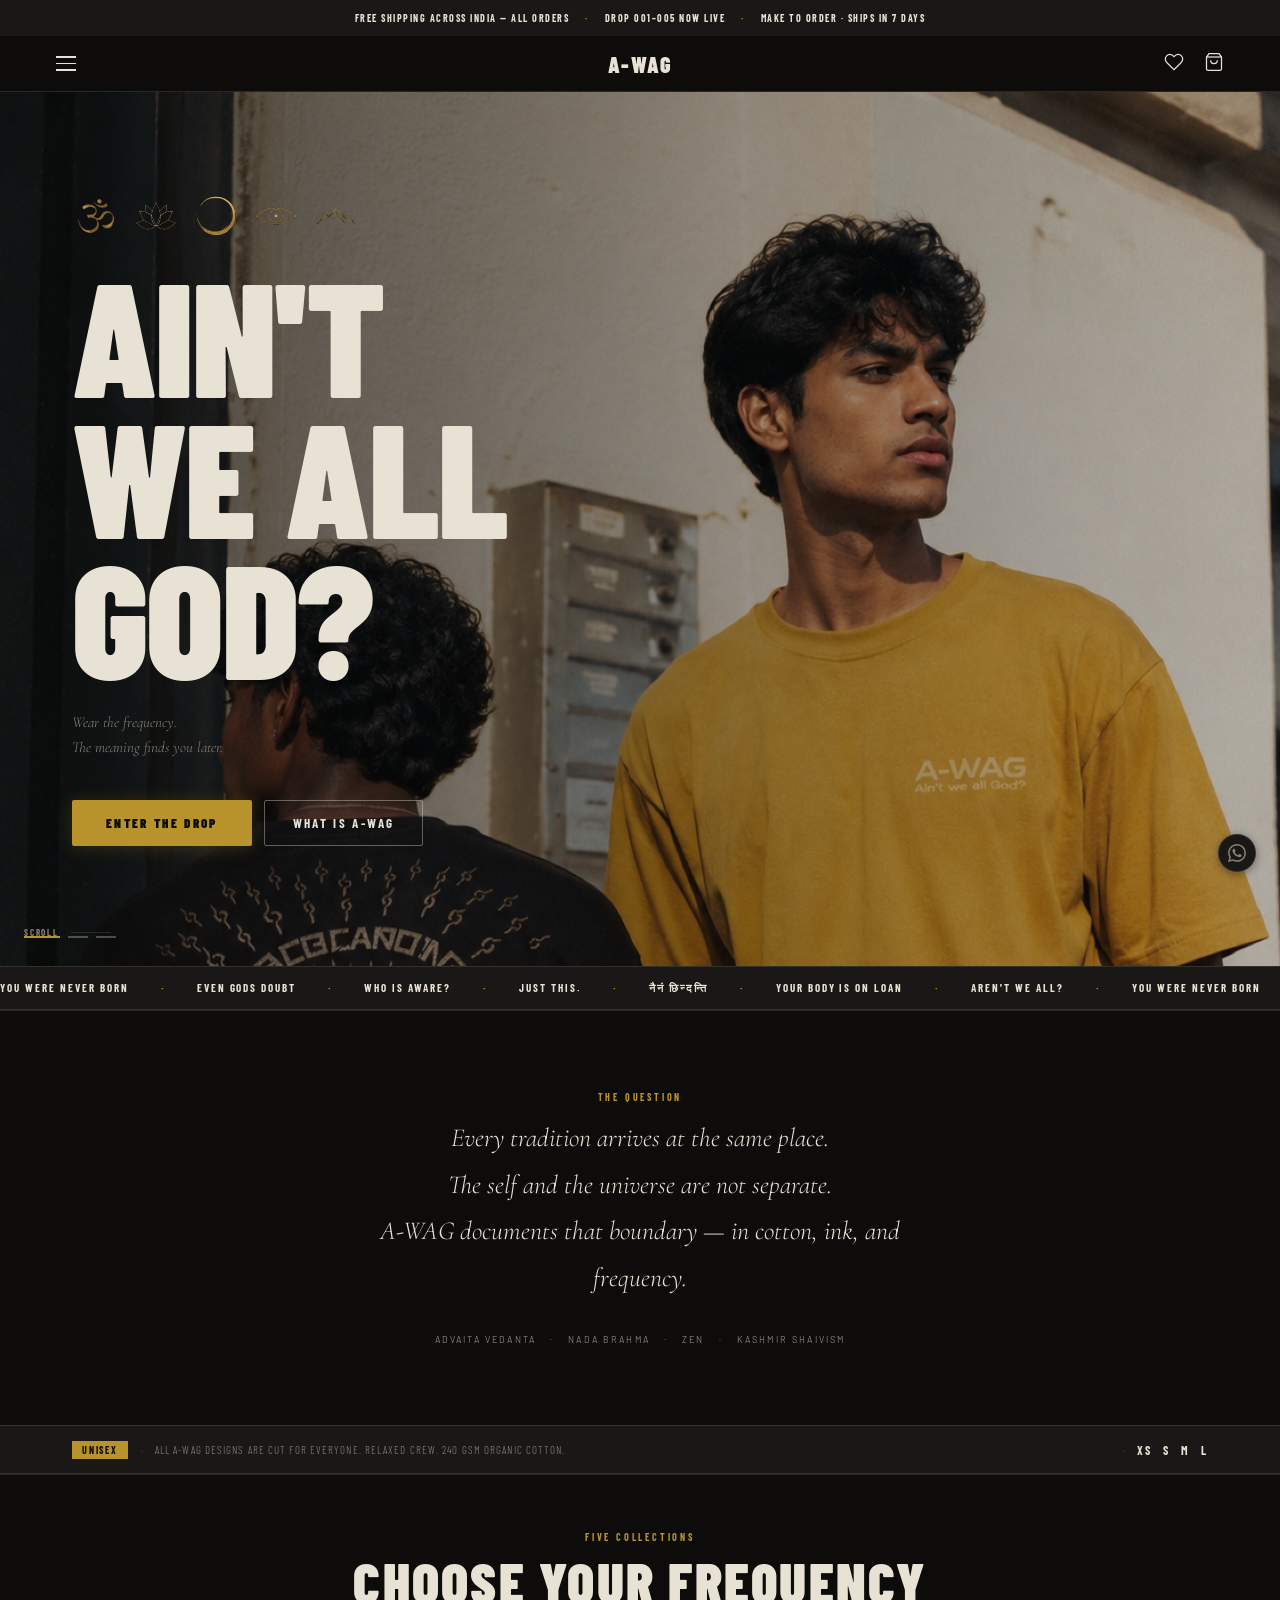
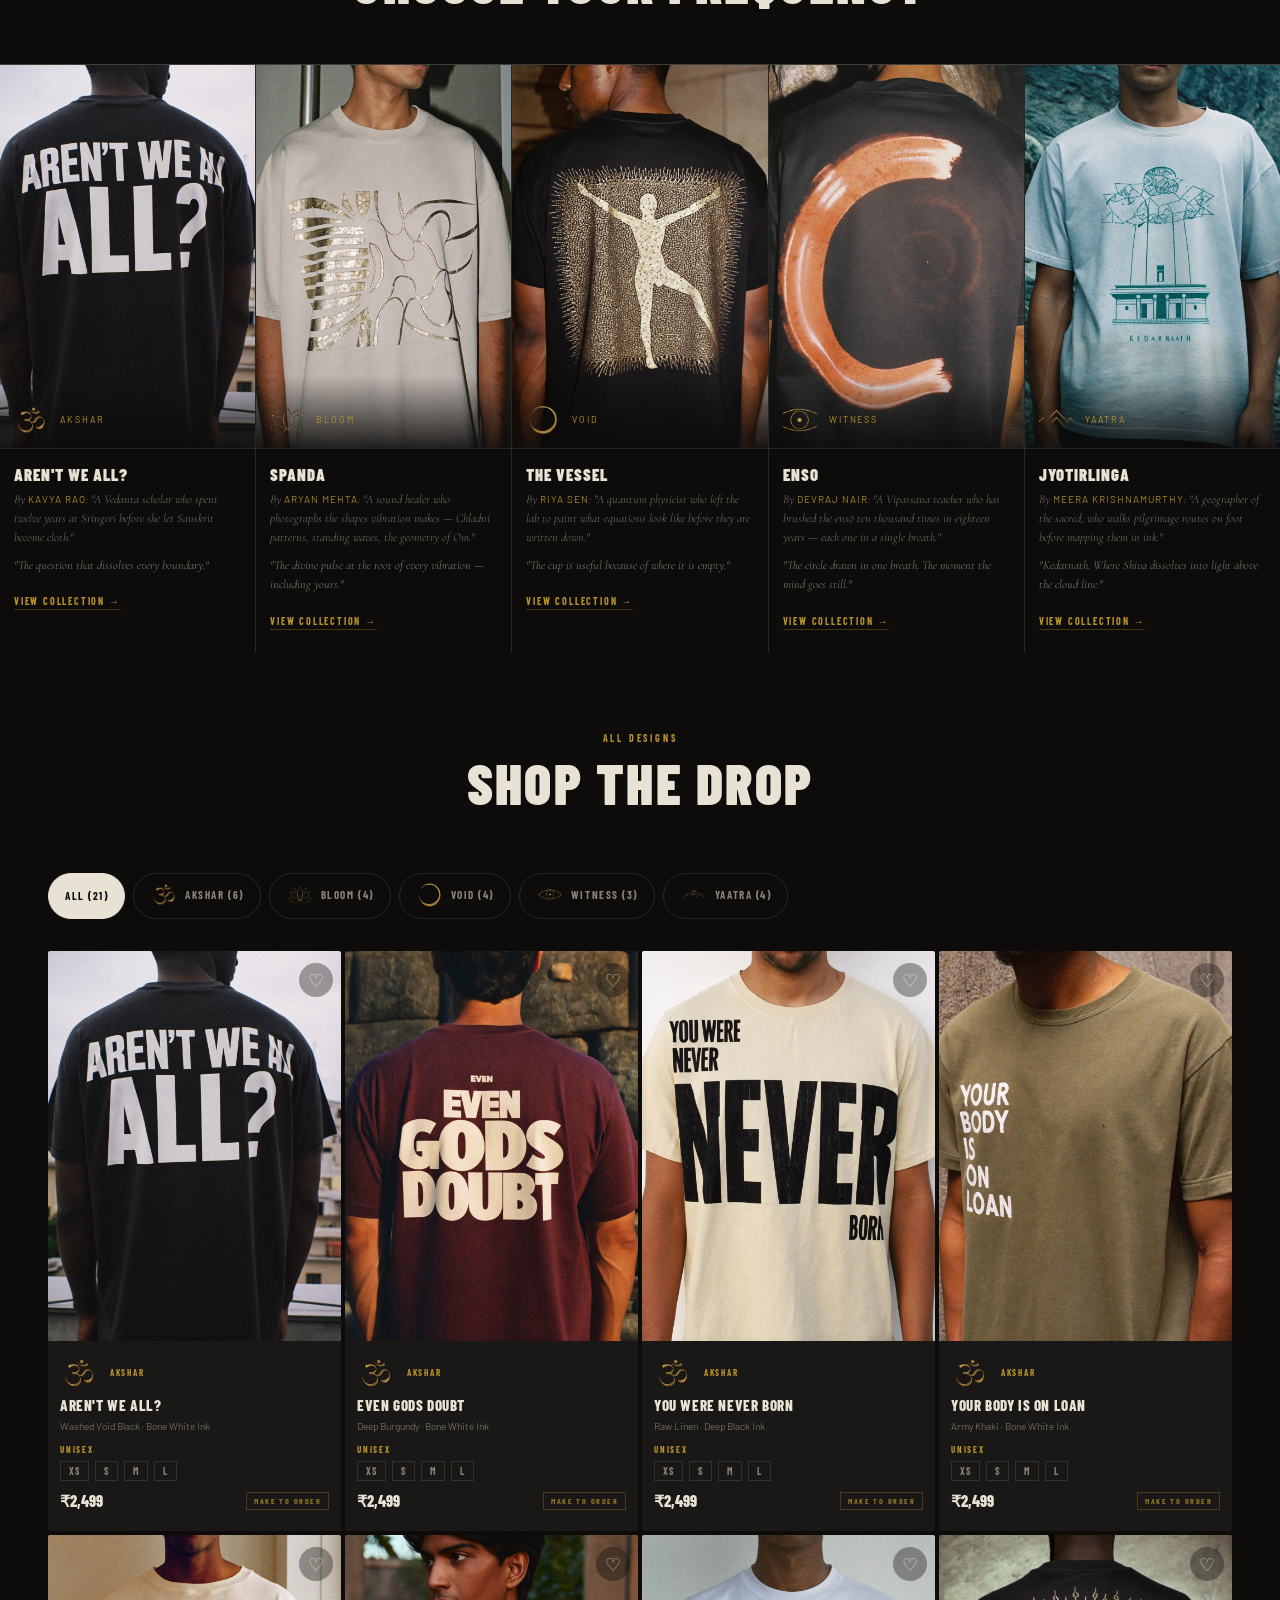
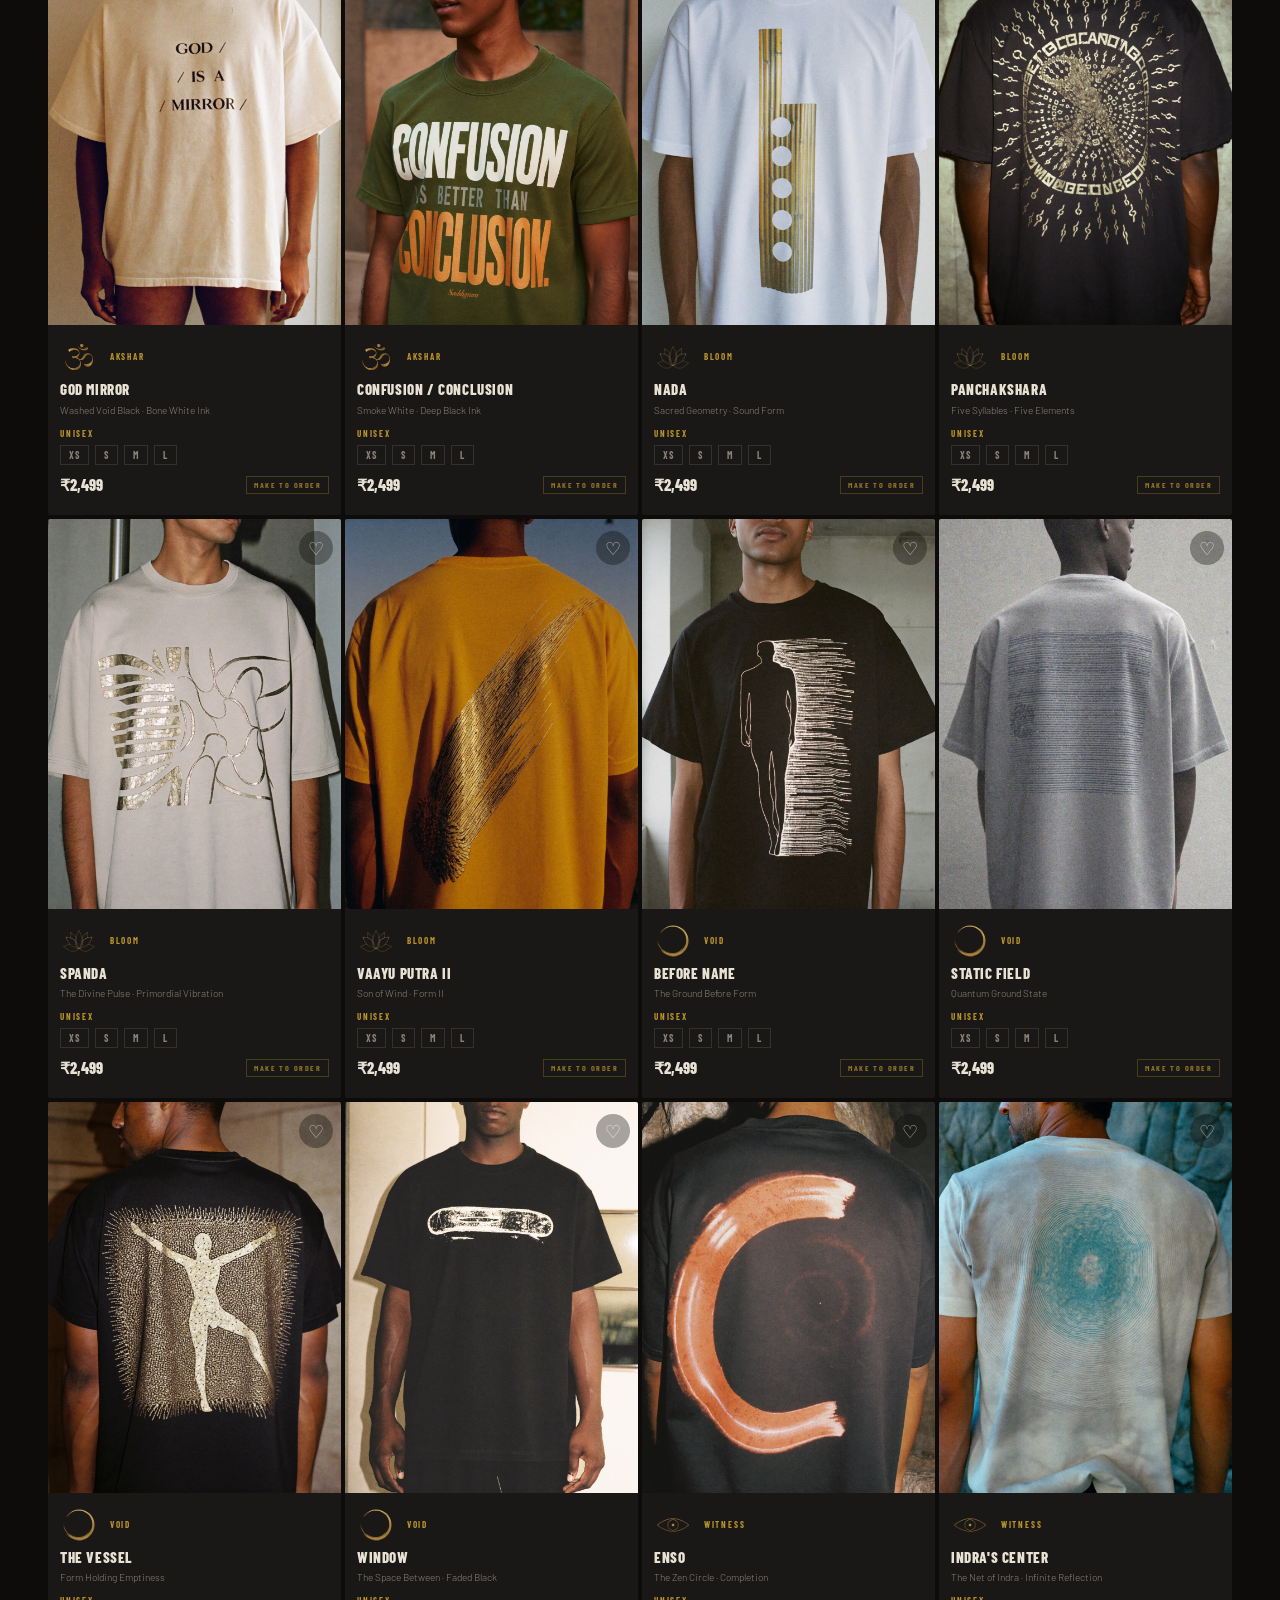
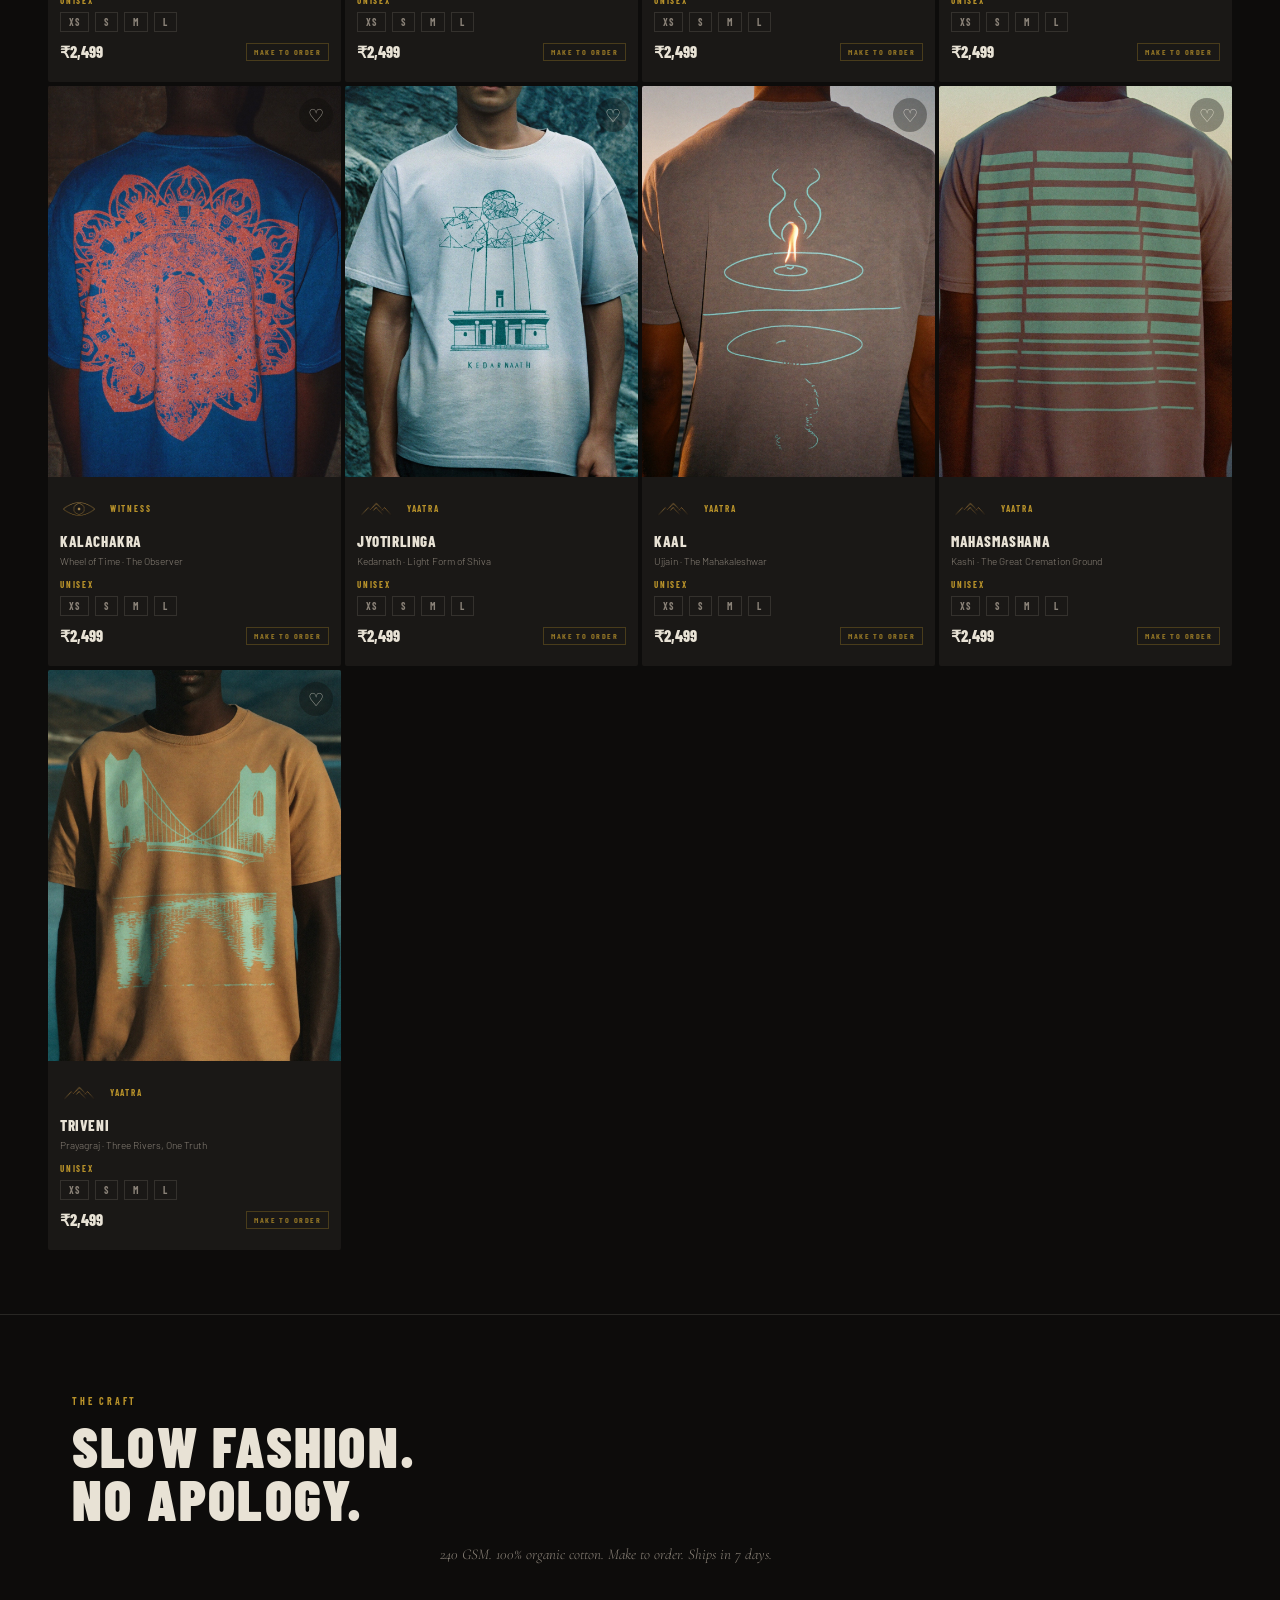
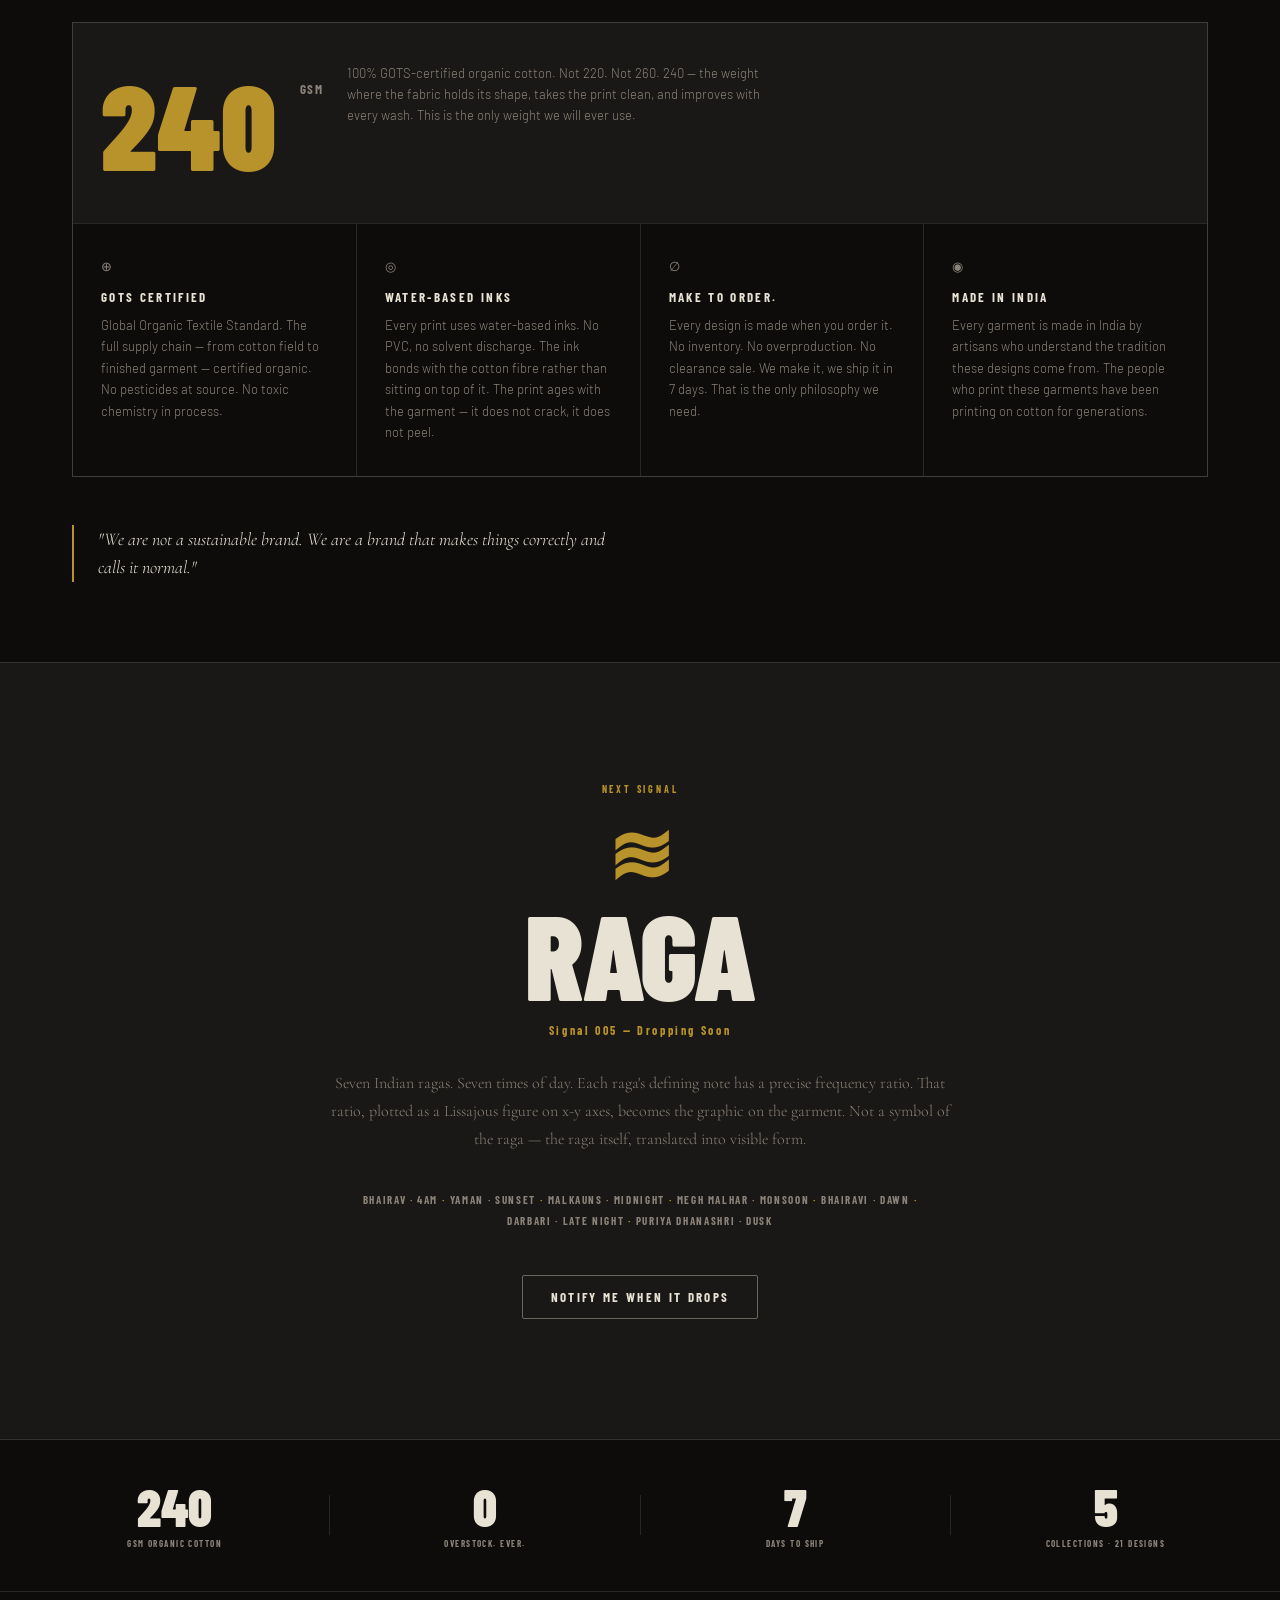
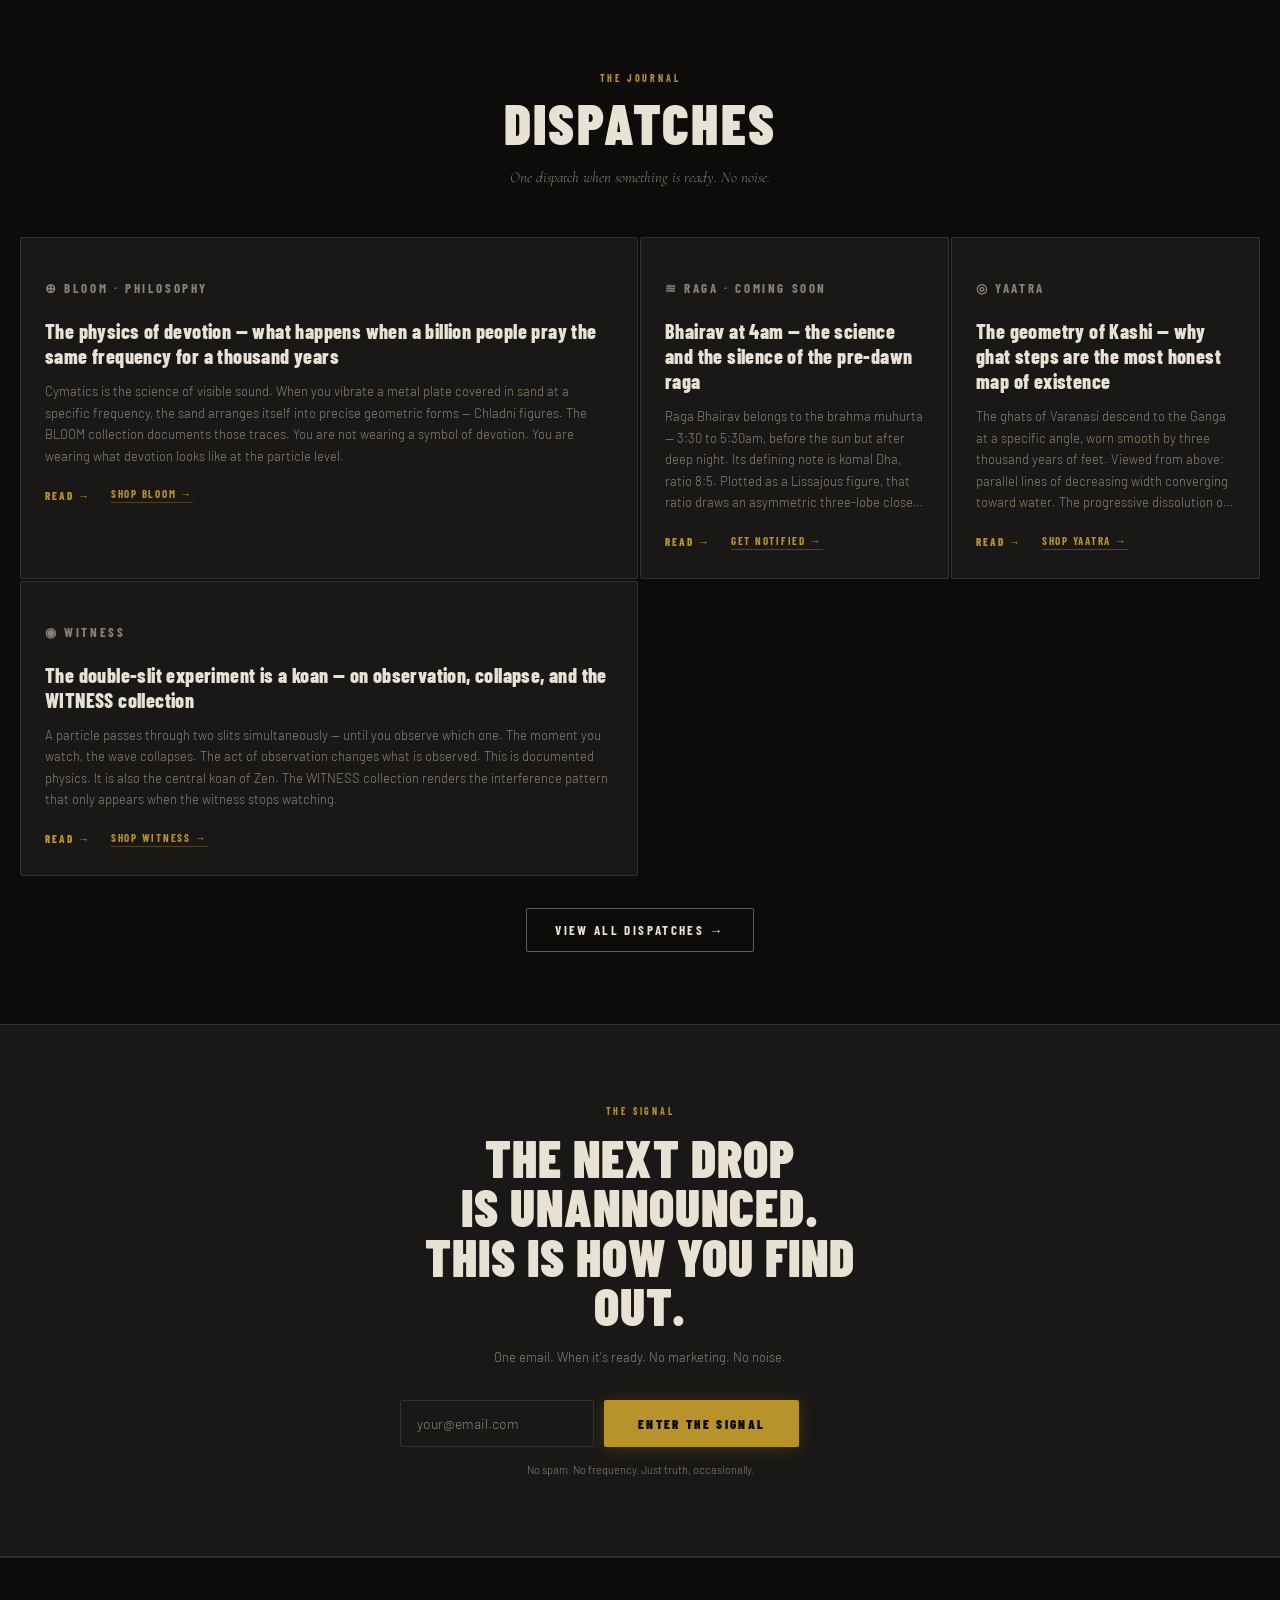
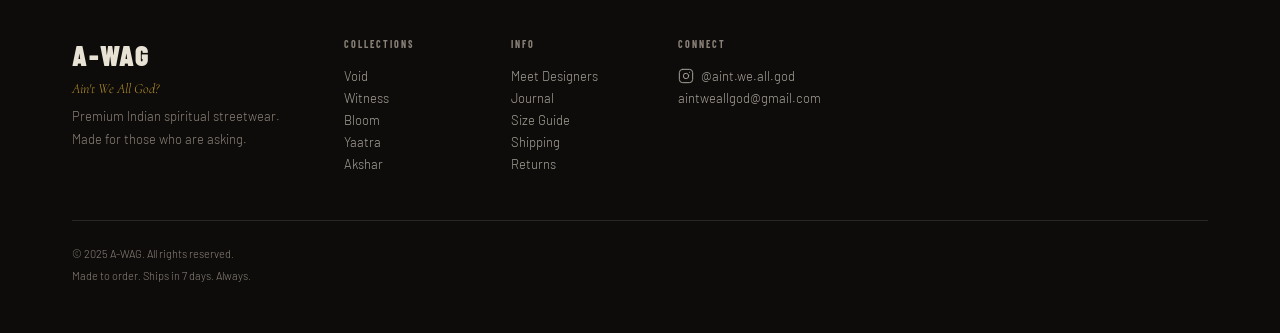
<file: index.html>
<!DOCTYPE html>
<html lang="en">
<head>
  <meta charset="UTF-8">
  <meta name="viewport" content="width=device-width, initial-scale=1.0">
  <title>A-WAG — Ain't We All God?</title>
  <link rel="preconnect" href="https://fonts.googleapis.com">
  <link rel="preconnect" href="https://fonts.gstatic.com" crossorigin>
  <link href="https://fonts.googleapis.com/css2?family=Barlow+Condensed:wght@600;700;800;900&family=Barlow:wght@300;400&family=Cormorant+Garamond:ital,wght@0,400;1,300;1,400&display=swap" rel="stylesheet">
  <link rel="stylesheet" href="style.css">

  <!-- Google Analytics 4 — G-91LSYTJ5CD -->
  <script async src="https://www.googletagmanager.com/gtag/js?id=G-91LSYTJ5CD"></script>
  <script>
    window.dataLayer = window.dataLayer || [];
    function gtag(){dataLayer.push(arguments);}
    gtag('js', new Date());
    gtag('config', 'G-91LSYTJ5CD', {
      page_title: document.title,
      send_page_view: true
    });
  </script>

  <!-- Meta Pixel Code -->
  <script>
  !function(f,b,e,v,n,t,s)
  {if(f.fbq)return;n=f.fbq=function(){n.callMethod?
  n.callMethod.apply(n,arguments):n.queue.push(arguments)};
  if(!f._fbq)f._fbq=n;n.push=n;n.loaded=!0;n.version='2.0';
  n.queue=[];t=b.createElement(e);t.async=!0;
  t.src=v;s=b.getElementsByTagName(e)[0];
  s.parentNode.insertBefore(t,s)}(window, document,'script',
  'https://connect.facebook.net/en_US/fbevents.js');
  fbq('init', '828940853275665');
  fbq('track', 'PageView');
  </script>
  <noscript><img height="1" width="1" style="display:none"
  src="https://www.facebook.com/tr?id=828940853275665&ev=PageView&noscript=1"
  /></noscript>
  <!-- End Meta Pixel Code -->
  <!-- Microsoft Clarity — paste clarity snippet here when ready -->

</head>
<body>

  <!-- ANNOUNCEMENT BAR -->
  <div class="announcement-bar">
    <span>FREE SHIPPING ACROSS INDIA — ALL ORDERS</span>
    <span class="sep">·</span>
    <span>DROP 001–005 NOW LIVE</span>
    <span class="sep">·</span>
    <span>MAKE TO ORDER · SHIPS IN 7 DAYS</span>
  </div>

  <!-- NAVIGATION -->
  <nav class="nav" id="nav">
    <button class="nav-hamburger" id="hamburgerBtn" aria-label="Menu">
      <span></span><span></span><span></span>
    </button>
    <a href="#" class="nav-logo">A-WAG</a>
    <div class="nav-icons">
      <button class="nav-icon-btn" id="wishlistNavBtn" aria-label="Wishlist">
        <svg width="20" height="20" viewBox="0 0 24 24" fill="none" stroke="currentColor" stroke-width="1.5">
          <path d="M20.84 4.61a5.5 5.5 0 0 0-7.78 0L12 5.67l-1.06-1.06a5.5 5.5 0 0 0-7.78 7.78l1.06 1.06L12 21.23l7.78-7.78 1.06-1.06a5.5 5.5 0 0 0 0-7.78z"/>
        </svg>
        <span class="nav-badge" id="wishlistCount" style="display:none">0</span>
      </button>
      <button class="nav-icon-btn" id="cartNavBtn" aria-label="Cart">
        <svg width="20" height="20" viewBox="0 0 24 24" fill="none" stroke="currentColor" stroke-width="1.5">
          <path d="M6 2L3 6v14a2 2 0 0 0 2 2h14a2 2 0 0 0 2-2V6l-3-4z"/>
          <line x1="3" y1="6" x2="21" y2="6"/>
          <path d="M16 10a4 4 0 0 1-8 0"/>
        </svg>
        <span class="nav-badge" id="cartCount" style="display:none">0</span>
      </button>
    </div>
  </nav>

  <!-- MOBILE MENU -->
  <div class="mobile-menu" id="mobileMenu">
    <button class="mobile-menu-close" id="menuClose" aria-label="Close">✕</button>
    <nav class="mobile-nav-links">
      <a href="#collections">Collections</a>
      <a href="#shop">Shop</a>
      <a href="designers.html">Meet Designers</a>
      <a href="journal.html">Journal</a>
      <a href="contact.html">Contact</a>
    </nav>
    <div class="mobile-menu-footer">
      <p class="mobile-tagline">Ain't We All God?</p>
    </div>
  </div>
  <div class="menu-overlay" id="menuOverlay"></div>

  <!-- CART DRAWER -->
  <div class="cart-drawer" id="cartDrawer">
    <div class="cart-drawer-header">
      <h3>CART</h3>
      <button class="cart-close" id="cartClose">✕</button>
    </div>
    <div class="cart-items" id="cartItems">
      <div class="cart-empty">
        <p>Your cart is empty.</p>
        <p class="cart-empty-sub">The gods travel light.</p>
      </div>
    </div>
    <div class="cart-footer" id="cartFooter" style="display:none">
      <div class="cart-total">
        <span>Total</span>
        <span id="cartTotal">₹0</span>
      </div>
      <button class="btn-primary btn-block" id="checkoutBtn" onclick="initiateCheckout()">PROCEED TO PAYMENT</button>
    </div>
  </div>
  <div class="drawer-overlay" id="drawerOverlay"></div>

  <!-- HERO -->
  <section class="hero">

    <!-- Image slider (replaces canvas animation) -->
    <div class="hero-slider" id="heroSlider" aria-hidden="true">
      <a href="#shop" class="hero-slide active" data-collection="all"
         style="background-image:url('Header%20Images/header-1.jpg')" aria-label="Shop all designs"></a>
      <a href="#shop" class="hero-slide" data-collection="Bloom"
         style="background-image:url('Header%20Images/header-2.jpg')" aria-label="Shop Bloom collection"></a>
      <a href="#shop" class="hero-slide" data-collection="Akshar"
         style="background-image:url('Header%20Images/header-3.jpg')" aria-label="Shop Akshar collection"></a>
    </div>

    <!-- Overlay gradient so text stays readable -->
    <div class="hero-slider-overlay"></div>

    <div class="hero-content">
      <p class="hero-signal">
        <img class="col-icon" src="icons/icon-akshar.png" alt="Akshar">
        <img class="col-icon" src="icons/icon-bloom.png" alt="Bloom">
        <img class="col-icon" src="icons/icon-void.png" alt="Void">
        <img class="col-icon" src="icons/icon-witness.png" alt="Witness">
        <img class="col-icon" src="icons/icon-yaatra.png" alt="Yaatra">
      </p>
      <h1 class="hero-headline">AIN'T<br>WE ALL<br>GOD?</h1>
      <p class="hero-sub">Wear the frequency.<br>The meaning finds you later.</p>
      <div class="hero-ctas">
        <a href="#shop" class="btn-primary">ENTER THE DROP</a>
        <a href="#origin" class="btn-ghost">WHAT IS A-WAG</a>
      </div>
    </div>

    <!-- Slide dots -->
    <div class="hero-dots" id="heroDots">
      <button class="hero-dot active" data-slide="0" aria-label="Slide 1"></button>
      <button class="hero-dot" data-slide="1" aria-label="Slide 2"></button>
      <button class="hero-dot" data-slide="2" aria-label="Slide 3"></button>
    </div>

    <div class="hero-scroll-hint">
      <span>SCROLL</span>
      <div class="hero-scroll-line"></div>
    </div>
  </section>

  <!-- PHILOSOPHY STRIP -->
  <div class="philosophy-strip">
    <div class="philosophy-track">
      <span>YOU WERE NEVER BORN</span>
      <span class="dot">·</span>
      <span>EVEN GODS DOUBT</span>
      <span class="dot">·</span>
      <span>WHO IS AWARE?</span>
      <span class="dot">·</span>
      <span>JUST THIS.</span>
      <span class="dot">·</span>
      <span>नैनं छिन्दन्ति</span>
      <span class="dot">·</span>
      <span>YOUR BODY IS ON LOAN</span>
      <span class="dot">·</span>
      <span>AREN'T WE ALL?</span>
      <span class="dot">·</span>
      <span>YOU WERE NEVER BORN</span>
      <span class="dot">·</span>
      <span>EVEN GODS DOUBT</span>
      <span class="dot">·</span>
      <span>WHO IS AWARE?</span>
      <span class="dot">·</span>
      <span>JUST THIS.</span>
      <span class="dot">·</span>
      <span>नैनं छिन्दन्ति</span>
      <span class="dot">·</span>
      <span>YOUR BODY IS ON LOAN</span>
      <span class="dot">·</span>
      <span>AREN'T WE ALL?</span>
      <span class="dot">·</span>
    </div>
  </div>

  <!-- BRAND ORIGIN -->
  <section class="brand-origin-section" id="origin">
    <div class="brand-origin-inner">
      <p class="section-label">THE QUESTION</p>
      <p class="brand-origin-statement">
        Every tradition arrives at the same place.<br>
        The self and the universe are not separate.<br>
        A-WAG documents that boundary — in cotton, ink, and frequency.
      </p>
      <div class="brand-origin-sources">
        <span>ADVAITA VEDANTA</span>
        <span class="origin-dot">·</span>
        <span>NADA BRAHMA</span>
        <span class="origin-dot">·</span>
        <span>ZEN</span>
        <span class="origin-dot">·</span>
        <span>KASHMIR SHAIVISM</span>
      </div>
    </div>
  </section>

  <!-- UNISEX BAND -->
  <div class="unisex-band">
    <div class="unisex-band-inner">
      <span class="unisex-band-pill">UNISEX</span>
      <span class="unisex-band-divider">·</span>
      <span class="unisex-band-text">All A-WAG designs are cut for everyone. Relaxed crew. 240 GSM organic cotton.</span>
      <span class="unisex-band-divider">·</span>
      <span class="unisex-band-sizes">XS &nbsp; S &nbsp; M &nbsp; L</span>
    </div>
  </div>

  <!-- COLLECTION SPOTLIGHT -->
  <section class="spotlight-section" id="collections">
    <div class="spotlight-header">
      <p class="section-label">FIVE COLLECTIONS</p>
      <h2 class="section-title">CHOOSE YOUR FREQUENCY</h2>
    </div>
    <div class="spotlight-grid">

      <a href="product.html?id=akshar-arent-we-all" class="spotlight-card">
        <div class="spotlight-img-wrap">
          <img src="Collections/Akshar/Arent%20we%20all.jpg" alt="Aren't We All?" loading="lazy">
          <div class="spotlight-collection-tag">∴ AKSHAR</div>
        </div>
        <div class="spotlight-body">
          <h3 class="spotlight-name">AREN'T WE ALL?</h3>
          <p class="spotlight-artist-line">By <span class="spotlight-artist-name">Kavya Rao</span>: <em>"A Vedanta scholar who spent twelve years at Sringeri before she let Sanskrit become cloth."</em></p>
          <p class="spotlight-line">"The question that dissolves every boundary."</p>
          <span class="spotlight-cta">VIEW COLLECTION →</span>
        </div>
      </a>

      <a href="product.html?id=bloom-spanda" class="spotlight-card">
        <div class="spotlight-img-wrap">
          <img src="Collections/Bloom/Spanda.jpg" alt="Spanda" loading="lazy">
          <div class="spotlight-collection-tag">⊕ BLOOM</div>
        </div>
        <div class="spotlight-body">
          <h3 class="spotlight-name">SPANDA</h3>
          <p class="spotlight-artist-line">By <span class="spotlight-artist-name">Aryan Mehta</span>: <em>"A sound healer who photographs the shapes vibration makes — Chladni patterns, standing waves, the geometry of Om."</em></p>
          <p class="spotlight-line">"The divine pulse at the root of every vibration — including yours."</p>
          <span class="spotlight-cta">VIEW COLLECTION →</span>
        </div>
      </a>

      <a href="product.html?id=void-the-vessel" class="spotlight-card">
        <div class="spotlight-img-wrap">
          <img src="Collections/Void/The%20Vessel.jpg" alt="The Vessel" loading="lazy">
          <div class="spotlight-collection-tag">○ VOID</div>
        </div>
        <div class="spotlight-body">
          <h3 class="spotlight-name">THE VESSEL</h3>
          <p class="spotlight-artist-line">By <span class="spotlight-artist-name">Riya Sen</span>: <em>"A quantum physicist who left the lab to paint what equations look like before they are written down."</em></p>
          <p class="spotlight-line">"The cup is useful because of where it is empty."</p>
          <span class="spotlight-cta">VIEW COLLECTION →</span>
        </div>
      </a>

      <a href="product.html?id=witness-enso" class="spotlight-card">
        <div class="spotlight-img-wrap">
          <img src="Collections/Witness/Enso.jpg" alt="Enso" loading="lazy">
          <div class="spotlight-collection-tag">◉ WITNESS</div>
        </div>
        <div class="spotlight-body">
          <h3 class="spotlight-name">ENSO</h3>
          <p class="spotlight-artist-line">By <span class="spotlight-artist-name">Devraj Nair</span>: <em>"A Vipassana teacher who has brushed the ensō ten thousand times in eighteen years — each one in a single breath."</em></p>
          <p class="spotlight-line">"The circle drawn in one breath. The moment the mind goes still."</p>
          <span class="spotlight-cta">VIEW COLLECTION →</span>
        </div>
      </a>

      <a href="product.html?id=yaatra-jyotirlinga" class="spotlight-card">
        <div class="spotlight-img-wrap">
          <img src="Collections/Yaatra/Jyotirlinga.jpg" alt="Jyotirlinga" loading="lazy">
          <div class="spotlight-collection-tag">◎ YAATRA</div>
        </div>
        <div class="spotlight-body">
          <h3 class="spotlight-name">JYOTIRLINGA</h3>
          <p class="spotlight-artist-line">By <span class="spotlight-artist-name">Meera Krishnamurthy</span>: <em>"A geographer of the sacred, who walks pilgrimage routes on foot before mapping them in ink."</em></p>
          <p class="spotlight-line">"Kedarnath. Where Shiva dissolves into light above the cloud line."</p>
          <span class="spotlight-cta">VIEW COLLECTION →</span>
        </div>
      </a>

    </div>
  </section>


  <!-- SHOP / PRODUCT GRID -->
  <section class="shop-section" id="shop">
    <div class="section-header">
      <p class="section-label">ALL DESIGNS</p>
      <h2 class="section-title">SHOP THE DROP</h2>
    </div>

    <!-- FILTER PILLS -->
    <div class="filter-bar">
      <button class="filter-pill active" data-filter="all">ALL (21)</button>
      <button class="filter-pill" data-filter="Akshar">AKSHAR (6)</button>
      <button class="filter-pill" data-filter="Bloom">BLOOM (4)</button>
      <button class="filter-pill" data-filter="Void">VOID (4)</button>
      <button class="filter-pill" data-filter="Witness">WITNESS (3)</button>
      <button class="filter-pill" data-filter="Yaatra">YAATRA (4)</button>
    </div>

    <!-- PRODUCT GRID -->
    <div class="product-grid" id="productGrid">

      <!-- AKSHAR -->
      <div class="product-card" data-collection="Akshar">
        <div class="product-img-wrap">
          <img src="Collections/Akshar/Arent%20we%20all.jpg" alt="Aren't We All?" loading="lazy">
          <button class="wishlist-heart" data-id="akshar-arent-we-all" aria-label="Wishlist">♡</button>
          <div class="product-overlay">
            <button class="btn-primary btn-sm" onclick="addToCart('akshar-arent-we-all', 'AREN\'T WE ALL?', 'Collections/Akshar/Arent%20we%20all.jpg')">BUY NOW</button>
            <button class="btn-outline btn-sm" onclick="addToCart('akshar-arent-we-all', 'AREN\'T WE ALL?', 'Collections/Akshar/Arent%20we%20all.jpg')">ADD TO CART</button>
          </div>
        </div>
        <div class="product-info">
          <p class="product-collection">∴ AKSHAR</p>
          <h3 class="product-name">AREN'T WE ALL?</h3>
          <p class="product-ground">Washed Void Black · Bone White Ink</p>
          <div class="product-price-row">
            <span class="product-price">₹2,499</span>
            <span class="product-limited">MAKE TO ORDER</span>
          </div>
        </div>
      </div>

      <div class="product-card" data-collection="Akshar">
        <div class="product-img-wrap">
          <img src="Collections/Akshar/Gods%20Doubt.jpg" alt="Even Gods Doubt" loading="lazy">
          <button class="wishlist-heart" data-id="akshar-gods-doubt" aria-label="Wishlist">♡</button>
          <div class="product-overlay">
            <button class="btn-primary btn-sm" onclick="addToCart('akshar-gods-doubt', 'EVEN GODS DOUBT', 'Collections/Akshar/Gods%20Doubt.jpg')">BUY NOW</button>
            <button class="btn-outline btn-sm" onclick="addToCart('akshar-gods-doubt', 'EVEN GODS DOUBT', 'Collections/Akshar/Gods%20Doubt.jpg')">ADD TO CART</button>
          </div>
        </div>
        <div class="product-info">
          <p class="product-collection">∴ AKSHAR</p>
          <h3 class="product-name">EVEN GODS DOUBT</h3>
          <p class="product-ground">Deep Burgundy · Bone White Ink</p>
          <div class="product-price-row">
            <span class="product-price">₹2,499</span>
            <span class="product-limited">MAKE TO ORDER</span>
          </div>
        </div>
      </div>

      <div class="product-card" data-collection="Akshar">
        <div class="product-img-wrap">
          <img src="Collections/Akshar/Never%20Born.jpg" alt="You Were Never Born" loading="lazy">
          <button class="wishlist-heart" data-id="akshar-never-born" aria-label="Wishlist">♡</button>
          <div class="product-overlay">
            <button class="btn-primary btn-sm" onclick="addToCart('akshar-never-born', 'YOU WERE NEVER BORN', 'Collections/Akshar/Never%20Born.jpg')">BUY NOW</button>
            <button class="btn-outline btn-sm" onclick="addToCart('akshar-never-born', 'YOU WERE NEVER BORN', 'Collections/Akshar/Never%20Born.jpg')">ADD TO CART</button>
          </div>
        </div>
        <div class="product-info">
          <p class="product-collection">∴ AKSHAR</p>
          <h3 class="product-name">YOU WERE NEVER BORN</h3>
          <p class="product-ground">Raw Linen · Deep Black Ink</p>
          <div class="product-price-row">
            <span class="product-price">₹2,499</span>
            <span class="product-limited">MAKE TO ORDER</span>
          </div>
        </div>
      </div>

      <div class="product-card" data-collection="Akshar">
        <div class="product-img-wrap">
          <img src="Collections/Akshar/On%20Loan.jpg" alt="Your Body Is On Loan" loading="lazy">
          <button class="wishlist-heart" data-id="akshar-on-loan" aria-label="Wishlist">♡</button>
          <div class="product-overlay">
            <button class="btn-primary btn-sm" onclick="addToCart('akshar-on-loan', 'YOUR BODY IS ON LOAN', 'Collections/Akshar/On%20Loan.jpg')">BUY NOW</button>
            <button class="btn-outline btn-sm" onclick="addToCart('akshar-on-loan', 'YOUR BODY IS ON LOAN', 'Collections/Akshar/On%20Loan.jpg')">ADD TO CART</button>
          </div>
        </div>
        <div class="product-info">
          <p class="product-collection">∴ AKSHAR</p>
          <h3 class="product-name">YOUR BODY IS ON LOAN</h3>
          <p class="product-ground">Army Khaki · Bone White Ink</p>
          <div class="product-price-row">
            <span class="product-price">₹2,499</span>
            <span class="product-limited">MAKE TO ORDER</span>
          </div>
        </div>
      </div>

      <div class="product-card" data-collection="Akshar">
        <div class="product-img-wrap">
          <img src="Collections/Akshar/God%20Mirror.jpg" alt="God Mirror" loading="lazy">
          <button class="wishlist-heart" data-id="akshar-god-mirror" aria-label="Wishlist">♡</button>
          <div class="product-overlay">
            <button class="btn-primary btn-sm" onclick="addToCart('akshar-god-mirror', 'GOD MIRROR', 'Collections/Akshar/God%20Mirror.jpg')">BUY NOW</button>
            <button class="btn-outline btn-sm" onclick="addToCart('akshar-god-mirror', 'GOD MIRROR', 'Collections/Akshar/God%20Mirror.jpg')">ADD TO CART</button>
          </div>
        </div>
        <div class="product-info">
          <p class="product-collection">∴ AKSHAR</p>
          <h3 class="product-name">GOD MIRROR</h3>
          <p class="product-ground">Washed Void Black · Bone White Ink</p>
          <div class="product-price-row">
            <span class="product-price">₹2,499</span>
            <span class="product-limited">MAKE TO ORDER</span>
          </div>
        </div>
      </div>

      <div class="product-card" data-collection="Akshar">
        <div class="product-img-wrap">
          <img src="Collections/Akshar/Confusion%20Conclusion.jpg" alt="Confusion / Conclusion" loading="lazy">
          <button class="wishlist-heart" data-id="akshar-confusion-conclusion" aria-label="Wishlist">♡</button>
          <div class="product-overlay">
            <button class="btn-primary btn-sm" onclick="addToCart('akshar-confusion-conclusion', 'CONFUSION / CONCLUSION', 'Collections/Akshar/Confusion%20Conclusion.jpg')">BUY NOW</button>
            <button class="btn-outline btn-sm" onclick="addToCart('akshar-confusion-conclusion', 'CONFUSION / CONCLUSION', 'Collections/Akshar/Confusion%20Conclusion.jpg')">ADD TO CART</button>
          </div>
        </div>
        <div class="product-info">
          <p class="product-collection">∴ AKSHAR</p>
          <h3 class="product-name">CONFUSION / CONCLUSION</h3>
          <p class="product-ground">Smoke White · Deep Black Ink</p>
          <div class="product-price-row">
            <span class="product-price">₹2,499</span>
            <span class="product-limited">MAKE TO ORDER</span>
          </div>
        </div>
      </div>

      <!-- BLOOM -->
      <div class="product-card" data-collection="Bloom">
        <div class="product-img-wrap">
          <img src="Collections/Bloom/Nada.jpg" alt="Nada" loading="lazy">
          <button class="wishlist-heart" data-id="bloom-nada" aria-label="Wishlist">♡</button>
          <div class="product-overlay">
            <button class="btn-primary btn-sm" onclick="addToCart('bloom-nada', 'NADA', 'Collections/Bloom/Nada.jpg')">BUY NOW</button>
            <button class="btn-outline btn-sm" onclick="addToCart('bloom-nada', 'NADA', 'Collections/Bloom/Nada.jpg')">ADD TO CART</button>
          </div>
        </div>
        <div class="product-info">
          <p class="product-collection">⊕ BLOOM</p>
          <h3 class="product-name">NADA</h3>
          <p class="product-ground">Sacred Geometry · Sound Form</p>
          <div class="product-price-row">
            <span class="product-price">₹2,499</span>
            <span class="product-limited">MAKE TO ORDER</span>
          </div>
        </div>
      </div>

      <div class="product-card" data-collection="Bloom">
        <div class="product-img-wrap">
          <img src="Collections/Bloom/Panchakshara.jpg" alt="Panchakshara" loading="lazy">
          <button class="wishlist-heart" data-id="bloom-panchakshara" aria-label="Wishlist">♡</button>
          <div class="product-overlay">
            <button class="btn-primary btn-sm" onclick="addToCart('bloom-panchakshara', 'PANCHAKSHARA', 'Collections/Bloom/Panchakshara.jpg')">BUY NOW</button>
            <button class="btn-outline btn-sm" onclick="addToCart('bloom-panchakshara', 'PANCHAKSHARA', 'Collections/Bloom/Panchakshara.jpg')">ADD TO CART</button>
          </div>
        </div>
        <div class="product-info">
          <p class="product-collection">⊕ BLOOM</p>
          <h3 class="product-name">PANCHAKSHARA</h3>
          <p class="product-ground">Five Syllables · Five Elements</p>
          <div class="product-price-row">
            <span class="product-price">₹2,499</span>
            <span class="product-limited">MAKE TO ORDER</span>
          </div>
        </div>
      </div>

      <div class="product-card" data-collection="Bloom">
        <div class="product-img-wrap">
          <img src="Collections/Bloom/Spanda.jpg" alt="Spanda" loading="lazy">
          <button class="wishlist-heart" data-id="bloom-spanda" aria-label="Wishlist">♡</button>
          <div class="product-overlay">
            <button class="btn-primary btn-sm" onclick="addToCart('bloom-spanda', 'SPANDA', 'Collections/Bloom/Spanda.jpg')">BUY NOW</button>
            <button class="btn-outline btn-sm" onclick="addToCart('bloom-spanda', 'SPANDA', 'Collections/Bloom/Spanda.jpg')">ADD TO CART</button>
          </div>
        </div>
        <div class="product-info">
          <p class="product-collection">⊕ BLOOM</p>
          <h3 class="product-name">SPANDA</h3>
          <p class="product-ground">The Divine Pulse · Primordial Vibration</p>
          <div class="product-price-row">
            <span class="product-price">₹2,499</span>
            <span class="product-limited">MAKE TO ORDER</span>
          </div>
        </div>
      </div>

      <div class="product-card" data-collection="Bloom">
        <div class="product-img-wrap">
          <img src="Collections/Bloom/Vaayu%20Putra%202.jpg" alt="Vaayu Putra II" loading="lazy">
          <button class="wishlist-heart" data-id="bloom-vaayu-2" aria-label="Wishlist">♡</button>
          <div class="product-overlay">
            <button class="btn-primary btn-sm" onclick="addToCart('bloom-vaayu-2', 'VAAYU PUTRA II', 'Collections/Bloom/Vaayu%20Putra%202.jpg')">BUY NOW</button>
            <button class="btn-outline btn-sm" onclick="addToCart('bloom-vaayu-2', 'VAAYU PUTRA II', 'Collections/Bloom/Vaayu%20Putra%202.jpg')">ADD TO CART</button>
          </div>
        </div>
        <div class="product-info">
          <p class="product-collection">⊕ BLOOM</p>
          <h3 class="product-name">VAAYU PUTRA II</h3>
          <p class="product-ground">Son of Wind · Form II</p>
          <div class="product-price-row">
            <span class="product-price">₹2,499</span>
            <span class="product-limited">MAKE TO ORDER</span>
          </div>
        </div>
      </div>

      <!-- VOID -->
      <div class="product-card" data-collection="Void">
        <div class="product-img-wrap">
          <img src="Collections/Void/Before%20Name.jpg" alt="Before Name" loading="lazy">
          <button class="wishlist-heart" data-id="void-before-name" aria-label="Wishlist">♡</button>
          <div class="product-overlay">
            <button class="btn-primary btn-sm" onclick="addToCart('void-before-name', 'BEFORE NAME', 'Collections/Void/Before%20Name.jpg')">BUY NOW</button>
            <button class="btn-outline btn-sm" onclick="addToCart('void-before-name', 'BEFORE NAME', 'Collections/Void/Before%20Name.jpg')">ADD TO CART</button>
          </div>
        </div>
        <div class="product-info">
          <p class="product-collection">○ VOID</p>
          <h3 class="product-name">BEFORE NAME</h3>
          <p class="product-ground">The Ground Before Form</p>
          <div class="product-price-row">
            <span class="product-price">₹2,499</span>
            <span class="product-limited">MAKE TO ORDER</span>
          </div>
        </div>
      </div>

      <div class="product-card" data-collection="Void">
        <div class="product-img-wrap">
          <img src="Collections/Void/Static%20Field.jpg" alt="Static Field" loading="lazy">
          <button class="wishlist-heart" data-id="void-static-field" aria-label="Wishlist">♡</button>
          <div class="product-overlay">
            <button class="btn-primary btn-sm" onclick="addToCart('void-static-field', 'STATIC FIELD', 'Collections/Void/Static%20Field.jpg')">BUY NOW</button>
            <button class="btn-outline btn-sm" onclick="addToCart('void-static-field', 'STATIC FIELD', 'Collections/Void/Static%20Field.jpg')">ADD TO CART</button>
          </div>
        </div>
        <div class="product-info">
          <p class="product-collection">○ VOID</p>
          <h3 class="product-name">STATIC FIELD</h3>
          <p class="product-ground">Quantum Ground State</p>
          <div class="product-price-row">
            <span class="product-price">₹2,499</span>
            <span class="product-limited">MAKE TO ORDER</span>
          </div>
        </div>
      </div>

      <div class="product-card" data-collection="Void">
        <div class="product-img-wrap">
          <img src="Collections/Void/The%20Vessel.jpg" alt="The Vessel" loading="lazy">
          <button class="wishlist-heart" data-id="void-the-vessel" aria-label="Wishlist">♡</button>
          <div class="product-overlay">
            <button class="btn-primary btn-sm" onclick="addToCart('void-the-vessel', 'THE VESSEL', 'Collections/Void/The%20Vessel.jpg')">BUY NOW</button>
            <button class="btn-outline btn-sm" onclick="addToCart('void-the-vessel', 'THE VESSEL', 'Collections/Void/The%20Vessel.jpg')">ADD TO CART</button>
          </div>
        </div>
        <div class="product-info">
          <p class="product-collection">○ VOID</p>
          <h3 class="product-name">THE VESSEL</h3>
          <p class="product-ground">Form Holding Emptiness</p>
          <div class="product-price-row">
            <span class="product-price">₹2,499</span>
            <span class="product-limited">MAKE TO ORDER</span>
          </div>
        </div>
      </div>

      <div class="product-card" data-collection="Void">
        <div class="product-img-wrap">
          <img src="Collections/Void/Window.jpg" alt="Window" loading="lazy">
          <button class="wishlist-heart" data-id="void-window" aria-label="Wishlist">♡</button>
          <div class="product-overlay">
            <button class="btn-primary btn-sm" onclick="addToCart('void-window', 'WINDOW', 'Collections/Void/Window.jpg')">BUY NOW</button>
            <button class="btn-outline btn-sm" onclick="addToCart('void-window', 'WINDOW', 'Collections/Void/Window.jpg')">ADD TO CART</button>
          </div>
        </div>
        <div class="product-info">
          <p class="product-collection">○ VOID</p>
          <h3 class="product-name">WINDOW</h3>
          <p class="product-ground">The Space Between · Faded Black</p>
          <div class="product-price-row">
            <span class="product-price">₹2,499</span>
            <span class="product-limited">MAKE TO ORDER</span>
          </div>
        </div>
      </div>

      <!-- WITNESS -->
      <div class="product-card" data-collection="Witness">
        <div class="product-img-wrap">
          <img src="Collections/Witness/Enso.jpg" alt="Enso" loading="lazy">
          <button class="wishlist-heart" data-id="witness-enso" aria-label="Wishlist">♡</button>
          <div class="product-overlay">
            <button class="btn-primary btn-sm" onclick="addToCart('witness-enso', 'ENSO', 'Collections/Witness/Enso.jpg')">BUY NOW</button>
            <button class="btn-outline btn-sm" onclick="addToCart('witness-enso', 'ENSO', 'Collections/Witness/Enso.jpg')">ADD TO CART</button>
          </div>
        </div>
        <div class="product-info">
          <p class="product-collection">◉ WITNESS</p>
          <h3 class="product-name">ENSO</h3>
          <p class="product-ground">The Zen Circle · Completion</p>
          <div class="product-price-row">
            <span class="product-price">₹2,499</span>
            <span class="product-limited">MAKE TO ORDER</span>
          </div>
        </div>
      </div>

      <div class="product-card" data-collection="Witness">
        <div class="product-img-wrap">
          <img src="Collections/Witness/Indra%27s%20Center.jpg" alt="Indra's Center" loading="lazy">
          <button class="wishlist-heart" data-id="witness-indras-center" aria-label="Wishlist">♡</button>
          <div class="product-overlay">
            <button class="btn-primary btn-sm" onclick="addToCart('witness-indras-center', 'INDRA\'S CENTER', 'Collections/Witness/Indra%27s%20Center.jpg')">BUY NOW</button>
            <button class="btn-outline btn-sm" onclick="addToCart('witness-indras-center', 'INDRA\'S CENTER', 'Collections/Witness/Indra%27s%20Center.jpg')">ADD TO CART</button>
          </div>
        </div>
        <div class="product-info">
          <p class="product-collection">◉ WITNESS</p>
          <h3 class="product-name">INDRA'S CENTER</h3>
          <p class="product-ground">The Net of Indra · Infinite Reflection</p>
          <div class="product-price-row">
            <span class="product-price">₹2,499</span>
            <span class="product-limited">MAKE TO ORDER</span>
          </div>
        </div>
      </div>

      <div class="product-card" data-collection="Witness">
        <div class="product-img-wrap">
          <img src="Collections/Witness/Kalachakra.jpg" alt="Kalachakra" loading="lazy">
          <button class="wishlist-heart" data-id="witness-kalachakra" aria-label="Wishlist">♡</button>
          <div class="product-overlay">
            <button class="btn-primary btn-sm" onclick="addToCart('witness-kalachakra', 'KALACHAKRA', 'Collections/Witness/Kalachakra.jpg')">BUY NOW</button>
            <button class="btn-outline btn-sm" onclick="addToCart('witness-kalachakra', 'KALACHAKRA', 'Collections/Witness/Kalachakra.jpg')">ADD TO CART</button>
          </div>
        </div>
        <div class="product-info">
          <p class="product-collection">◉ WITNESS</p>
          <h3 class="product-name">KALACHAKRA</h3>
          <p class="product-ground">Wheel of Time · The Observer</p>
          <div class="product-price-row">
            <span class="product-price">₹2,499</span>
            <span class="product-limited">MAKE TO ORDER</span>
          </div>
        </div>
      </div>

      <!-- YAATRA -->
      <div class="product-card" data-collection="Yaatra">
        <div class="product-img-wrap">
          <img src="Collections/Yaatra/Jyotirlinga.jpg" alt="Jyotirlinga" loading="lazy">
          <button class="wishlist-heart" data-id="yaatra-jyotirlinga" aria-label="Wishlist">♡</button>
          <div class="product-overlay">
            <button class="btn-primary btn-sm" onclick="addToCart('yaatra-jyotirlinga', 'JYOTIRLINGA', 'Collections/Yaatra/Jyotirlinga.jpg')">BUY NOW</button>
            <button class="btn-outline btn-sm" onclick="addToCart('yaatra-jyotirlinga', 'JYOTIRLINGA', 'Collections/Yaatra/Jyotirlinga.jpg')">ADD TO CART</button>
          </div>
        </div>
        <div class="product-info">
          <p class="product-collection">◎ YAATRA</p>
          <h3 class="product-name">JYOTIRLINGA</h3>
          <p class="product-ground">Kedarnath · Light Form of Shiva</p>
          <div class="product-price-row">
            <span class="product-price">₹2,499</span>
            <span class="product-limited">MAKE TO ORDER</span>
          </div>
        </div>
      </div>

      <div class="product-card" data-collection="Yaatra">
        <div class="product-img-wrap">
          <img src="Collections/Yaatra/Kaal.jpg" alt="Kaal" loading="lazy">
          <button class="wishlist-heart" data-id="yaatra-kaal" aria-label="Wishlist">♡</button>
          <div class="product-overlay">
            <button class="btn-primary btn-sm" onclick="addToCart('yaatra-kaal', 'KAAL', 'Collections/Yaatra/Kaal.jpg')">BUY NOW</button>
            <button class="btn-outline btn-sm" onclick="addToCart('yaatra-kaal', 'KAAL', 'Collections/Yaatra/Kaal.jpg')">ADD TO CART</button>
          </div>
        </div>
        <div class="product-info">
          <p class="product-collection">◎ YAATRA</p>
          <h3 class="product-name">KAAL</h3>
          <p class="product-ground">Ujjain · The Mahakaleshwar</p>
          <div class="product-price-row">
            <span class="product-price">₹2,499</span>
            <span class="product-limited">MAKE TO ORDER</span>
          </div>
        </div>
      </div>

      <div class="product-card" data-collection="Yaatra">
        <div class="product-img-wrap">
          <img src="Collections/Yaatra/Mahasmashana.jpg" alt="Mahasmashana" loading="lazy">
          <button class="wishlist-heart" data-id="yaatra-mahasmashana" aria-label="Wishlist">♡</button>
          <div class="product-overlay">
            <button class="btn-primary btn-sm" onclick="addToCart('yaatra-mahasmashana', 'MAHASMASHANA', 'Collections/Yaatra/Mahasmashana.jpg')">BUY NOW</button>
            <button class="btn-outline btn-sm" onclick="addToCart('yaatra-mahasmashana', 'MAHASMASHANA', 'Collections/Yaatra/Mahasmashana.jpg')">ADD TO CART</button>
          </div>
        </div>
        <div class="product-info">
          <p class="product-collection">◎ YAATRA</p>
          <h3 class="product-name">MAHASMASHANA</h3>
          <p class="product-ground">Kashi · The Great Cremation Ground</p>
          <div class="product-price-row">
            <span class="product-price">₹2,499</span>
            <span class="product-limited">MAKE TO ORDER</span>
          </div>
        </div>
      </div>

      <div class="product-card" data-collection="Yaatra">
        <div class="product-img-wrap">
          <img src="Collections/Yaatra/Triveni.jpg" alt="Triveni" loading="lazy">
          <button class="wishlist-heart" data-id="yaatra-triveni" aria-label="Wishlist">♡</button>
          <div class="product-overlay">
            <button class="btn-primary btn-sm" onclick="addToCart('yaatra-triveni', 'TRIVENI', 'Collections/Yaatra/Triveni.jpg')">BUY NOW</button>
            <button class="btn-outline btn-sm" onclick="addToCart('yaatra-triveni', 'TRIVENI', 'Collections/Yaatra/Triveni.jpg')">ADD TO CART</button>
          </div>
        </div>
        <div class="product-info">
          <p class="product-collection">◎ YAATRA</p>
          <h3 class="product-name">TRIVENI</h3>
          <p class="product-ground">Prayagraj · Three Rivers, One Truth</p>
          <div class="product-price-row">
            <span class="product-price">₹2,499</span>
            <span class="product-limited">MAKE TO ORDER</span>
          </div>
        </div>
      </div>

    </div>
  </section>

  <!-- FABRIC & SLOW FASHION SECTION -->
  <section class="fabric-section">
    <div class="fabric-inner">
      <div class="fabric-header">
        <p class="section-label">THE CRAFT</p>
        <h2 class="section-title">SLOW FASHION.<br>NO APOLOGY.</h2>
        <p class="section-sub">240 GSM. 100% organic cotton. Make to order. Ships in 7 days.</p>
      </div>
      <div class="fabric-grid">
        <div class="fabric-block fabric-block--feature">
          <div class="fabric-num">240</div>
          <p class="fabric-gsm-label">GSM</p>
          <p class="fabric-gsm-desc">100% GOTS-certified organic cotton. Not 220. Not 260. 240 — the weight where the fabric holds its shape, takes the print clean, and improves with every wash. This is the only weight we will ever use.</p>
        </div>
        <div class="fabric-block">
          <p class="fabric-block-sym">⊕</p>
          <h4>GOTS CERTIFIED</h4>
          <p>Global Organic Textile Standard. The full supply chain — from cotton field to finished garment — certified organic. No pesticides at source. No toxic chemistry in process.</p>
        </div>
        <div class="fabric-block">
          <p class="fabric-block-sym">◎</p>
          <h4>WATER-BASED INKS</h4>
          <p>Every print uses water-based inks. No PVC, no solvent discharge. The ink bonds with the cotton fibre rather than sitting on top of it. The print ages with the garment — it does not crack, it does not peel.</p>
        </div>
        <div class="fabric-block">
          <p class="fabric-block-sym">∅</p>
          <h4>MAKE TO ORDER.</h4>
          <p>Every design is made when you order it. No inventory. No overproduction. No clearance sale. We make it, we ship it in 7 days. That is the only philosophy we need.</p>
        </div>
        <div class="fabric-block">
          <p class="fabric-block-sym">◉</p>
          <h4>MADE IN INDIA</h4>
          <p>Every garment is made in India by artisans who understand the tradition these designs come from. The people who print these garments have been printing on cotton for generations.</p>
        </div>
      </div>
      <p class="fabric-statement">"We are not a sustainable brand. We are a brand that makes things correctly and calls it normal."</p>
    </div>
  </section>

  <!-- RAGA TEASER -->
  <section class="raga-teaser-section">
    <div class="raga-teaser-inner">
      <p class="section-label">NEXT SIGNAL</p>
      <div class="raga-symbol">≋</div>
      <h2 class="raga-teaser-title">RAGA</h2>
      <p class="raga-teaser-tagline">Signal 005 — Dropping Soon</p>
      <p class="raga-teaser-desc">Seven Indian ragas. Seven times of day. Each raga's defining note has a precise frequency ratio. That ratio, plotted as a Lissajous figure on x-y axes, becomes the graphic on the garment. Not a symbol of the raga — the raga itself, translated into visible form.</p>
      <div class="raga-list">
        <span>BHAIRAV · 4AM</span>
        <span class="raga-sep">·</span>
        <span>YAMAN · SUNSET</span>
        <span class="raga-sep">·</span>
        <span>MALKAUNS · MIDNIGHT</span>
        <span class="raga-sep">·</span>
        <span>MEGH MALHAR · MONSOON</span>
        <span class="raga-sep">·</span>
        <span>BHAIRAVI · DAWN</span>
        <span class="raga-sep">·</span>
        <span>DARBARI · LATE NIGHT</span>
        <span class="raga-sep">·</span>
        <span>PURIYA DHANASHRI · DUSK</span>
      </div>
      <a href="#newsletter" class="btn-ghost">NOTIFY ME WHEN IT DROPS</a>
    </div>
  </section>

  <!-- PROCESS STRIP -->
  <div class="process-strip">
    <div class="process-item">
      <p class="process-num">240</p>
      <p class="process-label">GSM ORGANIC COTTON</p>
    </div>
    <div class="process-divider"></div>
    <div class="process-item">
      <p class="process-num">0</p>
      <p class="process-label">OVERSTOCK. EVER.</p>
    </div>
    <div class="process-divider"></div>
    <div class="process-item">
      <p class="process-num">7</p>
      <p class="process-label">DAYS TO SHIP</p>
    </div>
    <div class="process-divider"></div>
    <div class="process-item">
      <p class="process-num">5</p>
      <p class="process-label">COLLECTIONS · 21 DESIGNS</p>
    </div>
  </div>

  <!-- JOURNAL -->
  <section class="journal-section" id="journal">
    <div class="section-header">
      <p class="section-label">THE JOURNAL</p>
      <h2 class="section-title">DISPATCHES</h2>
      <p class="section-sub">One dispatch when something is ready. No noise.</p>
    </div>
    <div class="journal-grid">
      <article class="journal-card journal-card--large">
        <div class="journal-card-content">
          <p class="journal-tag">⊕ BLOOM · PHILOSOPHY</p>
          <h3>The physics of devotion — what happens when a billion people pray the same frequency for a thousand years</h3>
          <p>Cymatics is the science of visible sound. When you vibrate a metal plate covered in sand at a specific frequency, the sand arranges itself into precise geometric forms — Chladni figures. The BLOOM collection documents those traces. You are not wearing a symbol of devotion. You are wearing what devotion looks like at the particle level.</p>
          <div class="journal-actions">
            <a href="article.html?id=bloom-physics-of-devotion" class="journal-read">READ →</a>
            <a href="product.html?id=bloom-spanda" class="journal-collection-link">SHOP BLOOM →</a>
          </div>
        </div>
      </article>
      <article class="journal-card">
        <div class="journal-card-content">
          <p class="journal-tag">≋ RAGA · COMING SOON</p>
          <h3>Bhairav at 4am — the science and the silence of the pre-dawn raga</h3>
          <p>Raga Bhairav belongs to the brahma muhurta — 3:30 to 5:30am, before the sun but after deep night. Its defining note is komal Dha, ratio 8:5. Plotted as a Lissajous figure, that ratio draws an asymmetric three-lobe closed curve. That curve becomes the garment. Not a symbol of the raga — the raga itself, in form.</p>
          <div class="journal-actions">
            <a href="article.html?id=raga-bhairav-at-4am" class="journal-read">READ →</a>
            <a href="#newsletter" class="journal-collection-link">GET NOTIFIED →</a>
          </div>
        </div>
      </article>
      <article class="journal-card">
        <div class="journal-card-content">
          <p class="journal-tag">◎ YAATRA</p>
          <h3>The geometry of Kashi — why ghat steps are the most honest map of existence</h3>
          <p>The ghats of Varanasi descend to the Ganga at a specific angle, worn smooth by three thousand years of feet. Viewed from above: parallel lines of decreasing width converging toward water. The progressive dissolution of form as it approaches the formless. A diagram of the human condition, carved in stone.</p>
          <div class="journal-actions">
            <a href="article.html?id=yaatra-geometry-of-kashi" class="journal-read">READ →</a>
            <a href="product.html?id=yaatra-mahasmashana" class="journal-collection-link">SHOP YAATRA →</a>
          </div>
        </div>
      </article>
      <article class="journal-card">
        <div class="journal-card-content">
          <p class="journal-tag">◉ WITNESS</p>
          <h3>The double-slit experiment is a koan — on observation, collapse, and the WITNESS collection</h3>
          <p>A particle passes through two slits simultaneously — until you observe which one. The moment you watch, the wave collapses. The act of observation changes what is observed. This is documented physics. It is also the central koan of Zen. The WITNESS collection renders the interference pattern that only appears when the witness stops watching.</p>
          <div class="journal-actions">
            <a href="article.html?id=witness-double-slit" class="journal-read">READ →</a>
            <a href="product.html?id=witness-enso" class="journal-collection-link">SHOP WITNESS →</a>
          </div>
        </div>
      </article>
    </div>
    <div style="text-align:center;padding:32px 24px 8px">
      <a href="journal.html" class="btn-ghost">VIEW ALL DISPATCHES →</a>
    </div>
  </section>

  <!-- NEWSLETTER -->
  <section class="newsletter-section" id="newsletter">
    <div class="newsletter-inner">
      <p class="section-label">THE SIGNAL</p>
      <h2>THE NEXT DROP<br>IS UNANNOUNCED.<br>THIS IS HOW YOU FIND OUT.</h2>
      <p class="newsletter-sub">One email. When it's ready. No marketing. No noise.</p>
      <form class="newsletter-form" onsubmit="handleNewsletterSubmit(event)">
        <input type="email" placeholder="your@email.com" class="newsletter-input" required>
        <button type="submit" class="btn-primary">ENTER THE SIGNAL</button>
      </form>
      <p class="newsletter-fine">No spam. No frequency. Just truth, occasionally.</p>
    </div>
  </section>

  <!-- FOOTER -->
  <footer class="footer" id="contact">
    <div class="footer-top">
      <div class="footer-brand">
        <p class="footer-logo">A-WAG</p>
        <p class="footer-tagline">Ain't We All God?</p>
        <p class="footer-desc">Premium Indian spiritual streetwear.<br>Made for those who are asking.</p>
      </div>
      <div class="footer-links">
        <div class="footer-col">
          <p class="footer-col-head">COLLECTIONS</p>
          <a href="#" class="footer-link" data-collection="Void">Void</a>
          <a href="#" class="footer-link" data-collection="Witness">Witness</a>
          <a href="#" class="footer-link" data-collection="Bloom">Bloom</a>
          <a href="#" class="footer-link" data-collection="Yaatra">Yaatra</a>
          <a href="#" class="footer-link" data-collection="Akshar">Akshar</a>
        </div>
        <div class="footer-col">
          <p class="footer-col-head">INFO</p>

          <a href="designers.html" class="footer-link">Meet Designers</a>
          <a href="journal.html" class="footer-link">Journal</a>
          <a href="#size-guide" class="footer-link">Size Guide</a>
          <a href="#" class="footer-link">Shipping</a>
          <a href="#" class="footer-link">Returns</a>
        </div>
        <div class="footer-col">
          <p class="footer-col-head">CONNECT</p>
          <a href="https://www.instagram.com/aint.we.all.god/" target="_blank" rel="noopener" class="footer-link footer-insta">
            <svg width="16" height="16" viewBox="0 0 24 24" fill="none" stroke="currentColor" stroke-width="1.5" stroke-linecap="round" stroke-linejoin="round"><rect x="2" y="2" width="20" height="20" rx="5" ry="5"/><path d="M16 11.37A4 4 0 1 1 12.63 8 4 4 0 0 1 16 11.37z"/><line x1="17.5" y1="6.5" x2="17.51" y2="6.5"/></svg>
            @aint.we.all.god
          </a>
          <a href="#" class="footer-link">aintweallgod@gmail.com</a>
        </div>
      </div>
    </div>
    <div class="footer-bottom">
      <p>© 2025 A-WAG. All rights reserved.</p>
      <p>Made to order. Ships in 7 days. Always.</p>
    </div>
  </footer>

  <!-- TOAST -->
  <div class="toast" id="toast"></div>

  <!-- WHATSAPP FLOAT -->
  <a href="https://wa.me/918320421625" target="_blank" rel="noopener" class="wa-float" aria-label="Chat on WhatsApp">
    <svg viewBox="0 0 24 24"><path d="M17.472 14.382c-.297-.149-1.758-.867-2.03-.967-.273-.099-.471-.148-.67.15-.197.297-.767.966-.94 1.164-.173.199-.347.223-.644.075-.297-.15-1.255-.463-2.39-1.475-.883-.788-1.48-1.761-1.653-2.059-.173-.297-.018-.458.13-.606.134-.133.298-.347.446-.52.149-.174.198-.298.298-.497.099-.198.05-.371-.025-.52-.075-.149-.669-1.612-.916-2.207-.242-.579-.487-.5-.669-.51-.173-.008-.371-.01-.57-.01-.198 0-.52.074-.792.372-.272.297-1.04 1.016-1.04 2.479 0 1.462 1.065 2.875 1.213 3.074.149.198 2.096 3.2 5.077 4.487.709.306 1.262.489 1.694.625.712.227 1.36.195 1.871.118.571-.085 1.758-.719 2.006-1.413.248-.694.248-1.289.173-1.413-.074-.124-.272-.198-.57-.347m-5.421 7.403h-.004a9.87 9.87 0 0 1-5.031-1.378l-.361-.214-3.741.982.998-3.648-.235-.374a9.86 9.86 0 0 1-1.51-5.26c.001-5.45 4.436-9.884 9.888-9.884 2.64 0 5.122 1.03 6.988 2.898a9.825 9.825 0 0 1 2.893 6.994c-.003 5.45-4.437 9.884-9.885 9.884m8.413-18.297A11.815 11.815 0 0 0 12.05 0C5.495 0 .16 5.335.157 11.892c0 2.096.547 4.142 1.588 5.945L.057 24l6.305-1.654a11.882 11.882 0 0 0 5.683 1.448h.005c6.554 0 11.89-5.335 11.893-11.893a11.821 11.821 0 0 0-3.48-8.413Z"/></svg>
    <span class="wa-float-tooltip">Chat with us</span>
  </a>

  <script src="products.js"></script>
  <script src="script.js"></script>

  <!-- Razorpay Checkout — loaded last so it doesn't block paint -->
  <script src="https://checkout.razorpay.com/v1/checkout.js"></script>

</body>
</html>
</file>
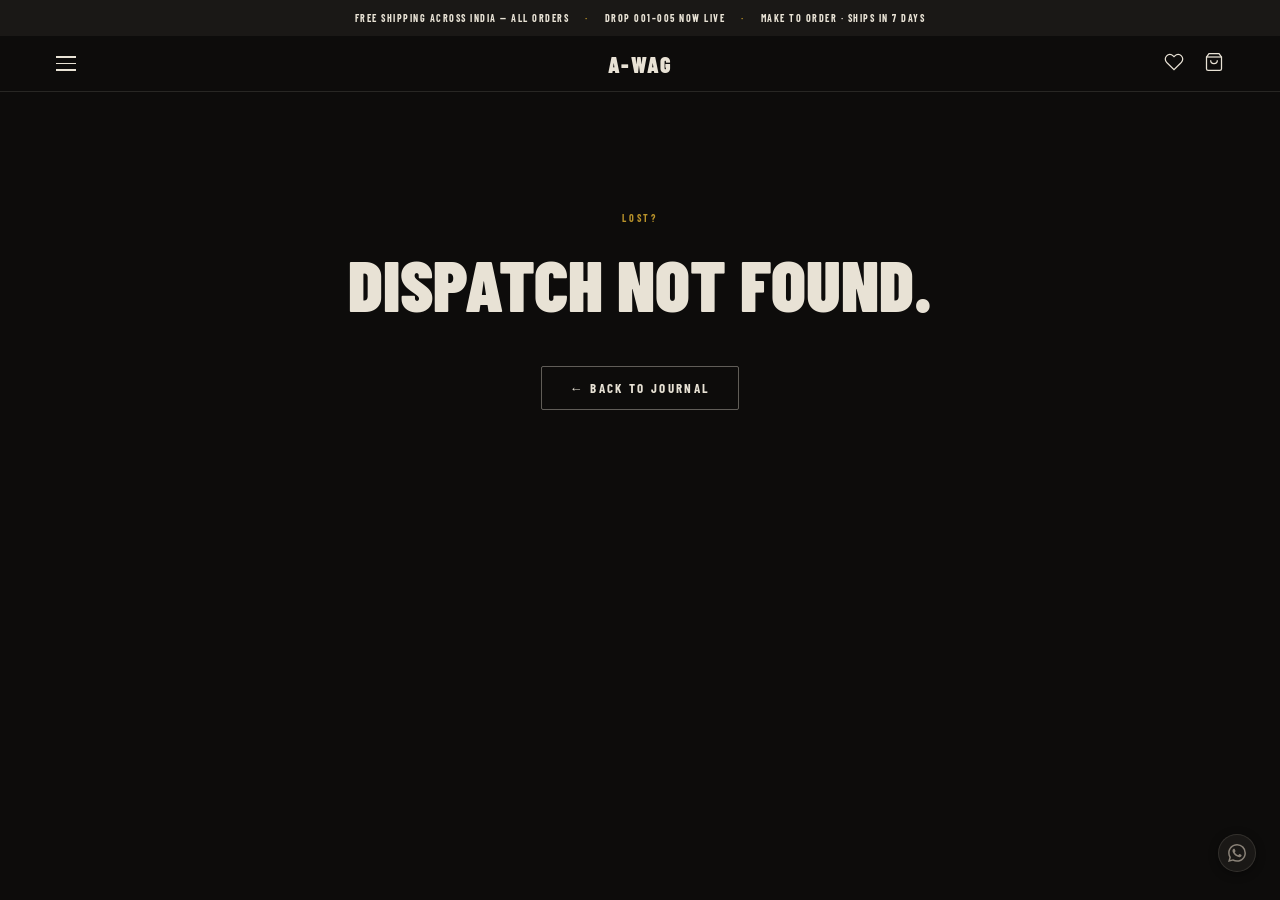
<file: article.html>
<!DOCTYPE html>
<html lang="en">
<head>
  <meta charset="UTF-8">
  <meta name="viewport" content="width=device-width, initial-scale=1.0">
  <title>A-WAG — The Journal</title>
  <link rel="preconnect" href="https://fonts.googleapis.com">
  <link rel="preconnect" href="https://fonts.gstatic.com" crossorigin>
  <link href="https://fonts.googleapis.com/css2?family=Barlow+Condensed:wght@600;700;800;900&family=Barlow:wght@300;400&family=Cormorant+Garamond:ital,wght@0,400;1,300;1,400&display=swap" rel="stylesheet">
  <link rel="stylesheet" href="style.css">

  <script async src="https://www.googletagmanager.com/gtag/js?id=G-91LSYTJ5CD"></script>
  <script>
    window.dataLayer = window.dataLayer || [];
    function gtag(){dataLayer.push(arguments);}
    gtag('js', new Date());
    gtag('config', 'G-91LSYTJ5CD');
  </script>
  <script>
  !function(f,b,e,v,n,t,s)
  {if(f.fbq)return;n=f.fbq=function(){n.callMethod?
  n.callMethod.apply(n,arguments):n.queue.push(arguments)};
  if(!f._fbq)f._fbq=n;n.push=n;n.loaded=!0;n.version='2.0';
  n.queue=[];t=b.createElement(e);t.async=!0;
  t.src=v;s=b.getElementsByTagName(e)[0];
  s.parentNode.insertBefore(t,s)}(window, document,'script',
  'https://connect.facebook.net/en_US/fbevents.js');
  fbq('init', '828940853275665');
  fbq('track', 'PageView');
  </script>
  <noscript><img height="1" width="1" style="display:none"
  src="https://www.facebook.com/tr?id=828940853275665&ev=PageView&noscript=1"/></noscript>

  <style>
    /* ── Article page layout ── */
    .article-wrap {
      max-width: 720px;
      margin: 0 auto;
      padding: 80px 24px 96px;
    }
    .article-breadcrumb {
      font-family: var(--font-body);
      font-size: 10px;
      letter-spacing: 0.18em;
      text-transform: uppercase;
      color: var(--muted);
      margin-bottom: 40px;
      display: flex;
      align-items: center;
      gap: 8px;
    }
    .article-breadcrumb a { color: var(--muted); text-decoration: none; }
    .article-breadcrumb a:hover { color: var(--bone-white); }
    .article-breadcrumb .bc-sep { opacity: 0.4; }
    .article-tag {
      font-family: var(--font-body);
      font-size: 9px;
      letter-spacing: 0.28em;
      text-transform: uppercase;
      color: var(--sur-gold);
      margin-bottom: 16px;
    }
    .article-title {
      font-family: var(--font-condensed);
      font-size: clamp(36px, 6vw, 72px);
      font-weight: 900;
      letter-spacing: 0.03em;
      color: var(--bone-white);
      line-height: 0.95;
      text-transform: uppercase;
      margin-bottom: 16px;
    }
    .article-subtitle {
      font-family: var(--font-serif);
      font-style: italic;
      font-size: clamp(16px, 1.6vw, 20px);
      color: var(--muted);
      line-height: 1.6;
      margin-bottom: 12px;
    }
    .article-meta {
      font-family: var(--font-body);
      font-size: 10px;
      letter-spacing: 0.14em;
      color: var(--muted);
      opacity: 0.6;
      margin-bottom: 48px;
    }
    .article-divider {
      width: 40px;
      height: 1px;
      background: var(--sur-gold);
      margin: 48px 0;
    }
    /* Article body typography */
    .article-body { color: var(--bone-white); }
    .article-body .article-lead {
      font-family: var(--font-serif);
      font-size: clamp(17px, 1.8vw, 21px);
      color: var(--bone-white);
      line-height: 1.75;
      margin-bottom: 32px;
    }
    .article-body p {
      font-family: var(--font-body);
      font-size: 15px;
      color: rgba(232,226,213,0.78);
      line-height: 1.9;
      margin-bottom: 22px;
      font-weight: 300;
    }
    .article-body h2 {
      font-family: var(--font-condensed);
      font-size: clamp(20px, 2.2vw, 28px);
      font-weight: 800;
      letter-spacing: 0.08em;
      text-transform: uppercase;
      color: var(--bone-white);
      margin: 44px 0 18px;
    }
    .article-body blockquote {
      border-left: 2px solid var(--sur-gold);
      padding: 0 0 0 24px;
      margin: 36px 0;
    }
    .article-body blockquote p {
      font-family: var(--font-serif);
      font-style: italic;
      font-size: clamp(16px, 1.6vw, 19px);
      color: var(--bone-white);
      line-height: 1.7;
      margin-bottom: 8px;
    }
    .article-body blockquote cite {
      font-family: var(--font-body);
      font-size: 10px;
      letter-spacing: 0.18em;
      text-transform: uppercase;
      color: var(--sur-gold);
      font-style: normal;
    }
    /* Shop CTA */
    .article-shop-cta {
      background: rgba(184,146,42,0.06);
      border: 1px solid rgba(184,146,42,0.2);
      padding: 32px;
      margin: 48px 0;
      display: flex;
      align-items: center;
      justify-content: space-between;
      gap: 24px;
      flex-wrap: wrap;
    }
    .article-shop-cta-text p {
      font-family: var(--font-body);
      font-size: 9px;
      letter-spacing: 0.28em;
      text-transform: uppercase;
      color: var(--sur-gold);
      margin-bottom: 6px;
    }
    .article-shop-cta-text h3 {
      font-family: var(--font-condensed);
      font-size: 22px;
      font-weight: 800;
      letter-spacing: 0.06em;
      color: var(--bone-white);
    }
    /* More dispatches */
    .more-dispatches {
      margin-top: 80px;
      border-top: 1px solid var(--border);
      padding-top: 48px;
    }
    .more-dispatches-label {
      font-family: var(--font-body);
      font-size: 9px;
      letter-spacing: 0.28em;
      text-transform: uppercase;
      color: var(--sur-gold);
      margin-bottom: 32px;
    }
    .more-grid {
      display: grid;
      grid-template-columns: repeat(3, 1fr);
      gap: 1px;
      background: var(--border);
      border: 1px solid var(--border);
    }
    @media (max-width: 680px) {
      .more-grid { grid-template-columns: 1fr; }
    }
    .more-card {
      background: var(--void-black);
      padding: 24px;
      text-decoration: none;
      display: block;
      transition: background var(--transition);
    }
    .more-card:hover { background: var(--near-black); }
    .more-card-tag {
      font-family: var(--font-body);
      font-size: 8px;
      letter-spacing: 0.24em;
      text-transform: uppercase;
      color: var(--sur-gold);
      margin-bottom: 10px;
    }
    .more-card-title {
      font-family: var(--font-condensed);
      font-size: 17px;
      font-weight: 800;
      letter-spacing: 0.04em;
      text-transform: uppercase;
      color: var(--bone-white);
      line-height: 1.15;
      margin-bottom: 10px;
    }
    .more-card-read {
      font-family: var(--font-body);
      font-size: 9px;
      letter-spacing: 0.18em;
      text-transform: uppercase;
      color: var(--muted);
    }
  </style>
</head>
<body>

  <div class="announcement-bar">
    <span>FREE SHIPPING ACROSS INDIA — ALL ORDERS</span>
    <span class="sep">·</span>
    <span>DROP 001–005 NOW LIVE</span>
    <span class="sep">·</span>
    <span>MAKE TO ORDER · SHIPS IN 7 DAYS</span>
  </div>

  <nav class="nav" id="nav">
    <button class="nav-hamburger" id="hamburgerBtn" aria-label="Menu">
      <span></span><span></span><span></span>
    </button>
    <a href="index.html" class="nav-logo">A-WAG</a>
    <div class="nav-icons">
      <button class="nav-icon-btn" id="wishlistNavBtn" aria-label="Wishlist">
        <svg width="20" height="20" viewBox="0 0 24 24" fill="none" stroke="currentColor" stroke-width="1.5">
          <path d="M20.84 4.61a5.5 5.5 0 0 0-7.78 0L12 5.67l-1.06-1.06a5.5 5.5 0 0 0-7.78 7.78l1.06 1.06L12 21.23l7.78-7.78 1.06-1.06a5.5 5.5 0 0 0 0-7.78z"/>
        </svg>
        <span class="nav-badge" id="wishlistCount" style="display:none">0</span>
      </button>
      <button class="nav-icon-btn" id="cartNavBtn" aria-label="Cart">
        <svg width="20" height="20" viewBox="0 0 24 24" fill="none" stroke="currentColor" stroke-width="1.5">
          <path d="M6 2L3 6v14a2 2 0 0 0 2 2h14a2 2 0 0 0 2-2V6l-3-4z"/>
          <line x1="3" y1="6" x2="21" y2="6"/>
          <path d="M16 10a4 4 0 0 1-8 0"/>
        </svg>
        <span class="nav-badge" id="cartCount" style="display:none">0</span>
      </button>
    </div>
  </nav>

  <div class="mobile-menu" id="mobileMenu">
    <button class="mobile-menu-close" id="menuClose" aria-label="Close">✕</button>
    <nav class="mobile-nav-links">
      <a href="index.html#collections">Collections</a>
      <a href="index.html#shop">Shop</a>
      <a href="designers.html">Meet Designers</a>
      <a href="journal.html">Journal</a>
      <a href="contact.html">Contact</a>
    </nav>
    <div class="mobile-menu-footer">
      <p class="mobile-tagline">Ain't We All God?</p>
    </div>
  </div>
  <div class="menu-overlay" id="menuOverlay"></div>

  <div class="cart-drawer" id="cartDrawer">
    <div class="cart-drawer-header"><h3>CART</h3><button class="cart-close" id="cartClose">✕</button></div>
    <div class="cart-items" id="cartItems">
      <div class="cart-empty"><p>Your cart is empty.</p><p class="cart-empty-sub">The gods travel light.</p></div>
    </div>
    <div class="cart-footer" id="cartFooter" style="display:none">
      <div class="cart-total"><span>Total</span><span id="cartTotal">₹0</span></div>
      <button class="btn-primary btn-block" onclick="initiateCheckout()">PROCEED TO PAYMENT</button>
    </div>
  </div>
  <div class="drawer-overlay" id="drawerOverlay"></div>
  <div class="toast" id="toast"></div>

  <div id="articleContent"></div>
  <div id="articleNotFound" style="display:none; text-align:center; padding:120px 24px;">
    <p class="section-label">LOST?</p>
    <h2 style="font-family:var(--font-condensed);font-size:clamp(36px,8vw,72px);font-weight:900;margin:16px 0;color:var(--bone-white)">DISPATCH NOT FOUND.</h2>
    <a href="journal.html" class="btn-ghost" style="margin-top:24px;display:inline-block">← BACK TO JOURNAL</a>
  </div>

  <footer class="footer" id="pgFooter" style="display:none">
    <div class="footer-top">
      <div class="footer-brand">
        <p class="footer-logo">A-WAG</p>
        <p class="footer-tagline">Ain't We All God?</p>
        <p class="footer-desc">Premium Indian spiritual streetwear.<br>Made for those who are asking.</p>
      </div>
      <div class="footer-links">
        <div class="footer-col">
          <p class="footer-col-head">COLLECTIONS</p>
          <a href="index.html#shop" class="footer-link">Void</a>
          <a href="index.html#shop" class="footer-link">Witness</a>
          <a href="index.html#shop" class="footer-link">Bloom</a>
          <a href="index.html#shop" class="footer-link">Yaatra</a>
          <a href="index.html#shop" class="footer-link">Akshar</a>
        </div>
        <div class="footer-col">
          <p class="footer-col-head">INFO</p>
          <a href="journal.html" class="footer-link">Journal</a>
          <a href="designers.html" class="footer-link">Meet Designers</a>
          <a href="contact.html" class="footer-link">Contact</a>
        </div>
        <div class="footer-col">
          <p class="footer-col-head">CONNECT</p>
          <a href="https://www.instagram.com/aint.we.all.god/" target="_blank" rel="noopener" class="footer-link footer-insta">
            <svg width="16" height="16" viewBox="0 0 24 24" fill="none" stroke="currentColor" stroke-width="1.5" stroke-linecap="round" stroke-linejoin="round"><rect x="2" y="2" width="20" height="20" rx="5" ry="5"/><path d="M16 11.37A4 4 0 1 1 12.63 8 4 4 0 0 1 16 11.37z"/><line x1="17.5" y1="6.5" x2="17.51" y2="6.5"/></svg>
            @aint.we.all.god
          </a>
          <a href="mailto:aintweallgod@gmail.com" class="footer-link">aintweallgod@gmail.com</a>
          <a href="https://wa.me/918320421625" target="_blank" rel="noopener" class="footer-link">WhatsApp</a>
        </div>
      </div>
    </div>
    <div class="footer-bottom">
      <p>© 2025 A-WAG. All rights reserved.</p>
      <p>Made to order. Ships in 7 days. Always.</p>
    </div>
  </footer>

  <a href="https://wa.me/918320421625" target="_blank" rel="noopener" class="wa-float" aria-label="Chat on WhatsApp">
    <svg viewBox="0 0 24 24"><path d="M17.472 14.382c-.297-.149-1.758-.867-2.03-.967-.273-.099-.471-.148-.67.15-.197.297-.767.966-.94 1.164-.173.199-.347.223-.644.075-.297-.15-1.255-.463-2.39-1.475-.883-.788-1.48-1.761-1.653-2.059-.173-.297-.018-.458.13-.606.134-.133.298-.347.446-.52.149-.174.198-.298.298-.497.099-.198.05-.371-.025-.52-.075-.149-.669-1.612-.916-2.207-.242-.579-.487-.5-.669-.51-.173-.008-.371-.01-.57-.01-.198 0-.52.074-.792.372-.272.297-1.04 1.016-1.04 2.479 0 1.462 1.065 2.875 1.213 3.074.149.198 2.096 3.2 5.077 4.487.709.306 1.262.489 1.694.625.712.227 1.36.195 1.871.118.571-.085 1.758-.719 2.006-1.413.248-.694.248-1.289.173-1.413-.074-.124-.272-.198-.57-.347m-5.421 7.403h-.004a9.87 9.87 0 0 1-5.031-1.378l-.361-.214-3.741.982.998-3.648-.235-.374a9.86 9.86 0 0 1-1.51-5.26c.001-5.45 4.436-9.884 9.888-9.884 2.64 0 5.122 1.03 6.988 2.898a9.825 9.825 0 0 1 2.893 6.994c-.003 5.45-4.437 9.884-9.885 9.884m8.413-18.297A11.815 11.815 0 0 0 12.05 0C5.495 0 .16 5.335.157 11.892c0 2.096.547 4.142 1.588 5.945L.057 24l6.305-1.654a11.882 11.882 0 0 0 5.683 1.448h.005c6.554 0 11.89-5.335 11.893-11.893a11.821 11.821 0 0 0-3.48-8.413Z"/></svg>
    <span class="wa-float-tooltip">Chat with us</span>
  </a>

  <script src="products.js"></script>
  <script src="script.js"></script>
  <script src="https://checkout.razorpay.com/v1/checkout.js"></script>

  <script>
  var AWAG_ARTICLES = [

    {
      id: 'bloom-physics-of-devotion',
      tag: '⊕ BLOOM · PHILOSOPHY',
      title: 'THE PHYSICS OF DEVOTION',
      subtitle: 'What happens when a billion people pray the same frequency for a thousand years',
      date: 'May 2025 · 6 min read',
      shopLink: 'product.html?id=bloom-spanda',
      shopLabel: 'SHOP BLOOM COLLECTION',
      shopCollection: 'BLOOM',
      content: `
        <p class="article-lead">Cymatics is the science of visible sound. German physicist Ernst Chladni discovered in 1787 that a bow drawn across a sand-covered metal plate at a specific frequency causes the sand to arrange itself into precise, repeating geometric forms. Different frequencies — different forms. Every time, with mathematical precision.</p>

        <p>He called them Chladni figures. Today, updated with sine-wave generators and finer materials, we call the study cymatics. The core discovery has not changed: sound has shape. Frequency leaves a physical trace.</p>

        <h2>The Experiment</h2>

        <p>Take a flat metal plate. Cover it in fine sand. Apply a specific frequency. The sand migrates from the antinodes — points of maximum vibration — and settles at the nodes, where the plate is momentarily still. What remains is a map of the sound. A photograph of vibration, made permanent in matter.</p>

        <p>The pattern is not random. It is not approximate. At 432 Hz, you get a specific form. At 528 Hz, another. Change the frequency by a single hertz and the pattern changes. The form is a direct, unambiguous record of the frequency that created it.</p>

        <blockquote>
          <p>"Matter is energy. Energy is just frequency. Change the frequency and you change the matter."</p>
          <cite>— Sadhguru, Isha Foundation</cite>
        </blockquote>

        <h2>What Om Actually Is</h2>

        <p>Om — Aum — is not a word. It is a frequency specification. The Mandukya Upanishad devotes itself entirely to Om's structure: A-U-M, three phonemes, three states of consciousness, the fourth being the silence that contains them. It has been maintained — with the same vowel ratios, the same specific pronunciation — for at minimum three thousand years.</p>

        <p>Osho spoke of Om differently but arrived at the same place: "The sound Om is not something invented by man. It is the sound that exists in existence itself. If you become very silent, you will hear it — humming all around you." He was describing what cymatics confirms: the universe has a base frequency, and Om is humanity's ancient attempt to match it.</p>

        <p>When you produce the Om sound at its canonical frequency and introduce it to a Chladni plate, you get a specific form. That form contains a six-pointed structure — two triangles, overlapping. Which is also how the Sri Yantra begins. Which is also what you find at the base of certain Hindu temple floor plans. This is not coincidence. It is geometry responding to frequency. The same geometry, across different traditions, different centuries, different media — because the frequency is the same.</p>

        <h2>A Billion People, A Thousand Years</h2>

        <p>India's bhakti tradition involves, conservatively, a billion people repeating certain prayers with specific intonation patterns that have not changed in over a thousand years. The Panchakshara — Na-Ma-Śi-Vā-Ya — has five syllables, each assigned to one of the five elements. Each syllable has a canonical pronunciation. Each canonical pronunciation has a specific frequency.</p>

        <p>When Aryan Mehta, the cymatic artist who created the BLOOM collection, applied the frequency of each syllable to a Chladni plate, he found that the five patterns — combined — produced the mandala you see on the Panchakshara garment. Not a design inspired by the mantra. Not a symbol that represents it. The actual visual record of what happens when those five frequencies interact in sequence.</p>

        <blockquote>
          <p>"The mantra is not just a sound. It is a technology. A technology to restructure the mind from the inside."</p>
          <cite>— Sadhguru</cite>
        </blockquote>

        <p>He spent six months mapping each syllable separately before combining them. "Individually, they make simple forms," he said. "Together — Na-Ma-Śi-Vā-Ya — they become this mandala. That is what a mantra does. Five separate things become one totality."</p>

        <h2>The Tradition Knew</h2>

        <p>Osho, in his discourses on tantra, described mantra as "a scientific device — not religious, not philosophical, but scientific." He meant this precisely: that chanting specific sounds at specific intervals produces specific effects in the body, in the brain, and — cymatics now confirms — in matter itself.</p>

        <p>The temples were built with specific acoustic geometries. The proportions of a gopuram are not decorative — they are tuned. The ratios of a mandala are not aesthetic — they are sonic. The tradition understood, in its own language, what we are now able to verify with sine generators and high-speed cameras: sound structures matter. Intent expressed as sound leaves a physical trace.</p>

        <h2>What You Are Wearing</h2>

        <p>The BLOOM collection is not spiritual in the way that word is usually used — as a synonym for decorative or vaguely meaningful. It is spiritual in the original sense: it is a direct record of what happens when matter responds to devotion.</p>

        <p>When a billion people have prayed the same frequency for a thousand years, they have been filling space with a specific vibration. Cymatics tells us that specific vibrations produce specific forms. The BLOOM designs are those forms, documented.</p>

        <p>You are not wearing a symbol of devotion. You are wearing what devotion looks like at the particle level.</p>
      `
    },

    {
      id: 'raga-bhairav-at-4am',
      tag: '≋ RAGA · COMING SOON',
      title: 'BHAIRAV AT 4AM',
      subtitle: 'The science and the silence of the pre-dawn raga',
      date: 'Coming Soon',
      shopLink: 'index.html#newsletter',
      shopLabel: 'JOIN THE SIGNAL — GET NOTIFIED',
      shopCollection: 'RAGA',
      content: `
        <p class="article-lead">Raga Bhairav belongs to the brahma muhurta — the hour of Brahma — 3:30 to 5:30am, the time before the sun has risen but after the deepest darkness. Not quite night. Not yet day. The raga that belongs to the threshold.</p>

        <p>Its defining note is komal Dha — the flat sixth. In frequency ratios, komal Dha sits at 8:5 relative to the root. It is the most mathematically complex major interval in Bhairav's scale. The note that makes the raga identifiable — and the note most difficult to sing.</p>

        <h2>What a Lissajous Figure Is</h2>

        <p>When two frequencies interact at right angles — one on the x-axis, one on the y-axis — they draw curves. Jules Antoine Lissajous catalogued these curves in 1857. Simple integer ratios draw simple, closed shapes: 1:1 draws a diagonal line, 1:2 draws a figure-eight. The more complex the ratio, the more intricate the closed curve.</p>

        <p>The ratio 8:5 — komal Dha — draws an asymmetric three-lobe closed curve. If you plot the interaction of the root note and its flat sixth as Lissajous figures, you get a form that is precise, reproducible, and unmistakably a visual record of that specific interval. The curve becomes the garment. Not a symbol of the raga — the raga itself, in form.</p>

        <h2>Why 4am</h2>

        <p>The brahma muhurta is when the veil is thinnest. It is not a metaphor — or rather, it is a metaphor that encodes a physiological fact. At 3:30am, cortisol begins its pre-dawn rise. Melatonin is still present. The brain is in a state of heightened plasticity. Information acquired in this window consolidates differently. Monks and meditators across traditions have known this for millennia.</p>

        <blockquote>
          <p>"The seeker must rise before the sun. Not because it is a rule — but because in those hours, existence is more available to you."</p>
          <cite>— Sadhguru</cite>
        </blockquote>

        <p>Osho was more direct: "Four in the morning is the best time for meditation. The whole earth is asleep. You are a little bit ahead of the earth, ahead of the ordinary, the mundane. That gap is the gap for the divine." He was describing what the raga tradition formalised two thousand years earlier.</p>

        <h2>The Komal Dha and Longing</h2>

        <p>J. Krishnamurti spoke often about the quality of attention that is possible only in a particular state — what he called "choiceless awareness." Not the attention you bring to a problem, not focused, goal-directed concentration, but a passive, all-receiving alertness. "In that state, the observer and the observed are not two separate things."</p>

        <p>Raga Bhairav induces exactly this. The komal Dha creates unresolved longing. Bhairav is not a raga of arrival. It is a raga of yearning — for the light that is coming, for the source that is everywhere. It creates a mood in the listener that mirrors the dawn state: between worlds, neither here nor there, open.</p>

        <p>The great Bhairav singers — Pandit Bhimsen Joshi, Ustad Amir Khan — describe the raga as needing to be sung slowly, almost reluctantly, as if the music itself is not yet ready to arrive. The suspension is the content. The longing is the teaching.</p>

        <h2>The Garment (Coming)</h2>

        <p>When we asked Aryan Mehta to design the RAGA collection, we gave him one instruction: document the raga, don't illustrate it. The result will be the Lissajous figure of the komal Dha ratio — the visual form of the note that defines Bhairav, the note that belongs to the threshold hour.</p>

        <p>Not a symbol of the raga. Not a decorative reference to it. The raga itself, in form.</p>

        <blockquote>
          <p>"Music is not entertainment. Music is the language of the beyond — the only language that reaches where words cannot."</p>
          <cite>— Osho</cite>
        </blockquote>

        <p>When you wear it at 4am, something is different. That is not mysticism either. That is Bhairav doing what Bhairav does.</p>
      `
    },

    {
      id: 'yaatra-geometry-of-kashi',
      tag: '◎ YAATRA · SACRED GEOGRAPHY',
      title: 'THE GEOMETRY OF KASHI',
      subtitle: 'Why ghat steps are the most honest map of existence',
      date: 'May 2025 · 7 min read',
      shopLink: 'product.html?id=yaatra-mahasmashana',
      shopLabel: 'SHOP YAATRA COLLECTION',
      shopCollection: 'YAATRA',
      content: `
        <p class="article-lead">The ghats of Varanasi descend to the Ganga at a specific angle. No two are exactly the same. But viewed from directly above — from the Panchakroshi road, from the satellite image — you see the same diagram repeating: parallel lines of decreasing width converging toward water.</p>

        <p>Form dissolving into formlessness. The diagram of the human condition, carved in stone over three thousand years.</p>

        <h2>The Oldest City</h2>

        <p>Varanasi — Kashi — Banaras. It is not simply an old city. It is, according to the Skanda Purana, the city that has existed since before the current universe began and will exist after it ends. It is the city that Shiva holds on his trident. It is the mandala city — laid out in three concentric circles, each a pilgrimage route, the innermost being the city itself.</p>

        <p>This is not mythology being used as tourism copy. This is urban planning. The city was designed as a diagram of liberation — a place where every street, every ghat, every temple placement encodes a specific cosmological idea. You move through Kashi as through a text.</p>

        <blockquote>
          <p>"To die in Kashi is not to die. It is to be initiated. Shiva himself whispers the taraka mantra in your ear. What more could you want?"</p>
          <cite>— Sadhguru, on Kashi</cite>
        </blockquote>

        <h2>What the Steps Are</h2>

        <p>Eighty-eight ghats. Most are for bathing, for cremation, for worship. The steps — the ghats themselves — were built at the angle that allows the Ganga's flooding to drain without damaging the city. Practical engineering. But the form this engineering produces is precise: wide at the city level, narrowing as they descend, ending where the river begins.</p>

        <p>The anthropologist Diana Eck, in her exhaustive study of Kashi, notes that the ghat steps function as a kind of graduated dissolution — the further you descend from the city, the less you are in the world of structures and certainties, the more you are at the edge of the formless. The Ganga is not just water in Kashi. It is the line where form ends.</p>

        <p>Krishnamurti would have been uncomfortable with the religious framing but would have recognised the geometry. He spoke often about "the unknown" that exists at the boundary of everything the mind has built. "The mind can only go so far," he said. "At some point, it must stop. And in that stopping — something else is possible." The ghat steps are that stopping point, made into architecture.</p>

        <h2>Mahasmashana</h2>

        <p>Manikarnika ghat — the great cremation ground. The Mahasmashana. The pyre that has burned continuously for three thousand years. When you die in Kashi, you die at Manikarnika. According to the tradition, Shiva whispers the taraka mantra in your ear. You are released.</p>

        <p>Not because of a miracle — because of geography. Because dying at the edge of the formless, in the city of liberation, at the place where the form literally ends and becomes fire and then water and then formless — is the diagram made literal.</p>

        <blockquote>
          <p>"Death is not the opposite of life. Death is the opposite of birth. Life has no opposite. Life is all there is."</p>
          <cite>— Osho</cite>
        </blockquote>

        <p>Osho spent years in Varanasi. He returned to the burning ghats repeatedly — not for morbid fascination, but because, he said, "Here, the pretence stops. At Manikarnika, nobody is pretending. The body is burning. The question answers itself."</p>

        <h2>Why You Walk</h2>

        <p>Yaatra means journey. Not travel — journey. A yaatra has a purpose, a direction, a terminus. The pilgrimage is not about the destination. It is about what walking does to the walker.</p>

        <p>Sadhguru has described the purpose of a pilgrimage in terms that would have satisfied a scientist and a mystic equally: "When you walk barefoot on sacred ground, when you are in the proximity of a powerful space, you can be transformed — not because of belief, but because of exposure. The geometry of the place does something to you."</p>

        <p>Three thousand years of feet on those ghat steps have not worn them smooth by accident. The wear pattern on stone is itself a record of intention. Every bare foot that descended toward the Ganga carried something — grief, petition, curiosity, surrender — and left it there.</p>

        <h2>The Garment</h2>

        <p>When Meera Krishnamurthy — the geographer of the sacred who created the YAATRA collection — designs these garments, she walks the routes first. On foot. The Panchakroshi. The Char Dham. Not to extract inspiration. To let the walk do what the walk does.</p>

        <p>The YAATRA garment — Mahasmashana — documents this diagram. The parallel lines converging toward a point. The step pattern narrowing to water. It is the ghat, seen from above, worn on the body. Not a souvenir of the journey. The journey itself, compressed into form.</p>
      `
    },

    {
      id: 'witness-double-slit',
      tag: '◉ WITNESS · QUANTUM · ZEN',
      title: 'THE DOUBLE-SLIT IS A KOAN',
      subtitle: 'On observation, collapse, and the WITNESS collection',
      date: 'May 2025 · 8 min read',
      shopLink: 'product.html?id=witness-enso',
      shopLabel: 'SHOP WITNESS COLLECTION',
      shopCollection: 'WITNESS',
      content: `
        <p class="article-lead">In 1801, Thomas Young fired light through two narrow slits and found that the result — on the screen behind — was an interference pattern. The light behaved as a wave. It passed through both slits simultaneously and interfered with itself.</p>

        <p>In 1909, the same experiment was performed one photon at a time. The photons — fired individually, sequentially, with no possibility of interacting with each other — still produced an interference pattern. Each photon passed through both slits simultaneously. Alone.</p>

        <h2>What Happens When You Watch</h2>

        <p>Then a detector was placed at the slits. To see which slit each photon went through. The moment a measurement was made — the moment the photon was observed — the interference pattern disappeared. Each photon went through one slit. The wave collapsed into a particle.</p>

        <p>The act of observation changed what was observed.</p>

        <p>This is not metaphor. This is not the observer changing the experiment by physically interfering with it. The act of obtaining information — the act of knowing — changes the result. The Copenhagen interpretation, which is the mainstream interpretation of quantum mechanics, states plainly: a quantum system exists in superposition until measured. Measurement collapses the wave function.</p>

        <blockquote>
          <p>"When I look at something, the very act of looking changes it. This is not only true in quantum physics — it is true in life. The moment you observe yourself, you begin to change."</p>
          <cite>— J. Krishnamurti</cite>
        </blockquote>

        <h2>The Koan</h2>

        <p>A monk asks Zhaozhou: "Does a dog have Buddha-nature?" Zhaozhou says: "Wu." No. Nothing. Not-knowing.</p>

        <p>A koan is not a puzzle to be solved with logic. It is a question held in awareness until the frame that generated the question breaks. The question "which slit does the photon go through?" is a koan. The moment you insist it must go through one, you destroy the interference. The moment you stop insisting — the moment you let it go through both — it does.</p>

        <p>Krishnamurti was adamant that the accumulated knowledge we bring to any observation corrupts it. "Can you look at a tree without naming it? Can you look at your wife without the image you have built of her over twenty years? If you can, you will see something entirely different." He was describing, in 1970, the exact mechanism the double-slit experiment had revealed in 1909. The observer contaminates the observed.</p>

        <h2>The Witness</h2>

        <p>Vipassana — insight meditation — trains the practitioner in a specific posture of attention. You observe sensation without reacting to it. You watch the mind without being the mind. The moment you identify with the sensation — the moment the observer collapses into the observed — the meditation is over. You are inside the wave function.</p>

        <blockquote>
          <p>"The observer is the observed. When you understand this — not intellectually, but actually feel it — the division ends. And with the division, the conflict."</p>
          <cite>— J. Krishnamurti, The Urgency of Change</cite>
        </blockquote>

        <p>The Vedantic concept of the sākṣī — the witness — is identical. The pure awareness that watches experience without becoming experience. The screen on which the film plays, not the film.</p>

        <p>Osho described this most vividly: "The witness is the one who watches — not with the eyes, but with the being. It never gets involved. It watches anger, it watches jealousy, it watches love, it watches thought — but it is never the anger, never the jealousy, never the thought. It is the mirror. The mirror reflects everything but remains empty."</p>

        <h2>What the Physics Is Saying</h2>

        <p>What the double-slit experiment shows is that this is not only a psychological state. It is a description of physical reality. The universe behaves differently depending on whether it is being watched, and how. Consciousness is not separate from the experiment. It is the condition of the experiment.</p>

        <p>Sadhguru puts it plainly: "Modern physicists are slowly discovering what yogis have known for thousands of years — that the universe is not happening to you. You are happening to the universe. The inside and the outside are not two different things."</p>

        <p>This is why the WITNESS collection renders the interference pattern — not the particle tracks, not the detector data, but the pattern that appears only when no one is watching. The form that exists in superposition. The wave function, not the collapse.</p>

        <h2>The Ensō</h2>

        <p>Devraj Nair — the Vipassana teacher who created the WITNESS collection — brushes the ensō in one stroke. One breath. He has done it ten thousand times in eighteen years. "The ensō is complete because the person who drew it was, at that moment, complete. Not a symbol of perfection — documentation of presence."</p>

        <p>The ensō on the WITNESS garment is not the ensō he intended. It is the ensō that appeared when he was not trying to make an ensō. The interference pattern that only appears when the witness stops watching.</p>

        <blockquote>
          <p>"Meditation is not a doing. It is an undoing. When all the doing stops — when the observer stops trying to observe — something is seen."</p>
          <cite>— Osho</cite>
        </blockquote>

        <p>When you wear it, the question is not what it means. The question is what it asks you to do with your attention.</p>
      `
    }

  ];

  function renderArticle() {
    var params = new URLSearchParams(window.location.search);
    var id = params.get('id');
    var article = AWAG_ARTICLES.find(function(a) { return a.id === id; });

    if (!article) {
      document.getElementById('articleNotFound').style.display = 'block';
      document.title = 'A-WAG — Not Found';
      return;
    }

    document.title = 'A-WAG — ' + article.title;

    // Build recommended articles (all except current)
    var others = AWAG_ARTICLES.filter(function(a) { return a.id !== id; });
    var moreHTML = others.map(function(a) {
      return '<a href="article.html?id=' + a.id + '" class="more-card">'
        + '<p class="more-card-tag">' + a.tag + '</p>'
        + '<p class="more-card-title">' + a.title + '</p>'
        + '<p class="more-card-read">READ →</p>'
        + '</a>';
    }).join('');

    document.getElementById('articleContent').innerHTML =
      '<div class="article-wrap">'

        + '<nav class="article-breadcrumb">'
          + '<a href="index.html">A-WAG</a>'
          + '<span class="bc-sep">·</span>'
          + '<a href="journal.html">JOURNAL</a>'
          + '<span class="bc-sep">·</span>'
          + '<span>' + article.tag + '</span>'
        + '</nav>'

        + '<p class="article-tag">' + article.tag + '</p>'
        + '<h1 class="article-title">' + article.title + '</h1>'
        + '<p class="article-subtitle">' + article.subtitle + '</p>'
        + '<p class="article-meta">' + article.date + '</p>'

        + '<div class="article-divider"></div>'

        + '<div class="article-body">' + article.content + '</div>'

        + '<div class="article-shop-cta">'
          + '<div class="article-shop-cta-text">'
            + '<p>' + article.shopCollection + ' COLLECTION</p>'
            + '<h3>Wear the frequency.</h3>'
          + '</div>'
          + '<a href="' + article.shopLink + '" class="btn-primary">' + article.shopLabel + '</a>'
        + '</div>'

        + '<div class="more-dispatches">'
          + '<p class="more-dispatches-label">MORE DISPATCHES</p>'
          + '<div class="more-grid">' + moreHTML + '</div>'
        + '</div>'

      + '</div>';

    document.getElementById('pgFooter').style.display = '';
  }

  document.addEventListener('DOMContentLoaded', renderArticle);
  </script>

</body>
</html>
</file>
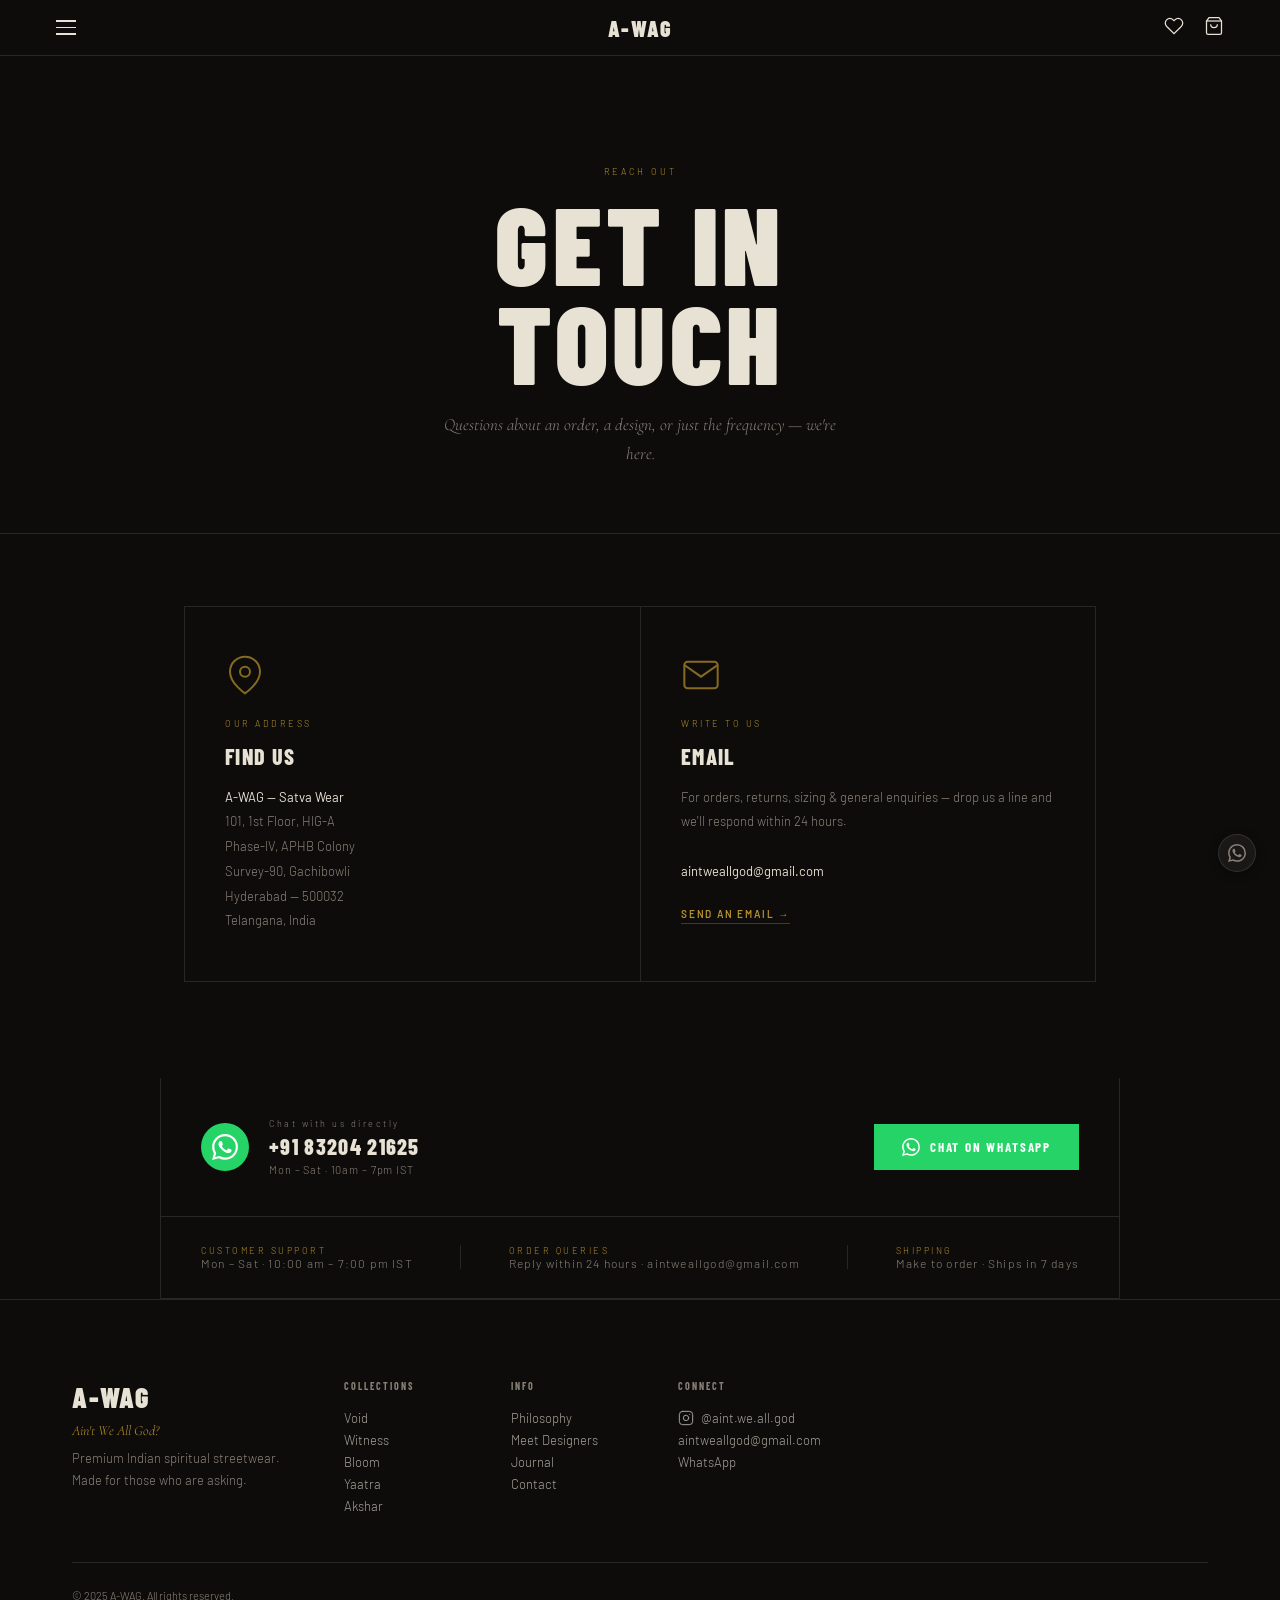
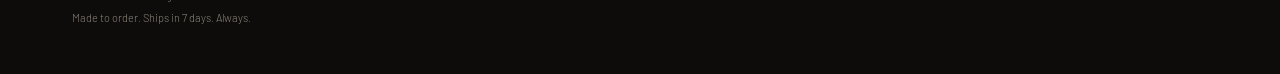
<file: contact.html>
<!DOCTYPE html>
<html lang="en">
<head>
  <meta charset="UTF-8">
  <meta name="viewport" content="width=device-width, initial-scale=1.0">
  <title>A-WAG — Contact</title>
  <link rel="preconnect" href="https://fonts.googleapis.com">
  <link rel="preconnect" href="https://fonts.gstatic.com" crossorigin>
  <link href="https://fonts.googleapis.com/css2?family=Barlow+Condensed:wght@600;700;800;900&family=Barlow:wght@300;400&family=Cormorant+Garamond:ital,wght@0,400;1,300;1,400&display=swap" rel="stylesheet">
  <link rel="stylesheet" href="style.css">

  <!-- Google Analytics 4 -->
  <script async src="https://www.googletagmanager.com/gtag/js?id=G-91LSYTJ5CD"></script>
  <script>
    window.dataLayer = window.dataLayer || [];
    function gtag(){dataLayer.push(arguments);}
    gtag('js', new Date());
    gtag('config', 'G-91LSYTJ5CD');
  </script>

  <!-- Meta Pixel -->
  <script>
  !function(f,b,e,v,n,t,s)
  {if(f.fbq)return;n=f.fbq=function(){n.callMethod?
  n.callMethod.apply(n,arguments):n.queue.push(arguments)};
  if(!f._fbq)f._fbq=n;n.push=n;n.loaded=!0;n.version='2.0';
  n.queue=[];t=b.createElement(e);t.async=!0;
  t.src=v;s=b.getElementsByTagName(e)[0];
  s.parentNode.insertBefore(t,s)}(window, document,'script',
  'https://connect.facebook.net/en_US/fbevents.js');
  fbq('init', '828940853275665');
  fbq('track', 'PageView');
  </script>
  <noscript><img height="1" width="1" style="display:none"
  src="https://www.facebook.com/tr?id=828940853275665&ev=PageView&noscript=1"
  /></noscript>

  <style>
    /* ── CONTACT PAGE STYLES ─────────────────── */
    .contact-hero {
      padding: 110px 24px 64px;
      text-align: center;
      border-bottom: 1px solid var(--border);
    }
    .contact-hero-eyebrow {
      font-family: var(--font-body);
      font-size: 9px;
      letter-spacing: 0.32em;
      text-transform: uppercase;
      color: var(--sur-gold);
      margin-bottom: 16px;
    }
    .contact-hero-title {
      font-family: var(--font-condensed);
      font-size: clamp(52px, 10vw, 110px);
      font-weight: 900;
      text-transform: uppercase;
      letter-spacing: 0.04em;
      line-height: 0.9;
      color: var(--bone-white);
      margin-bottom: 20px;
    }
    .contact-hero-sub {
      font-family: var(--font-serif);
      font-style: italic;
      font-size: clamp(14px, 1.4vw, 17px);
      color: var(--muted);
      max-width: 420px;
      margin: 0 auto;
      line-height: 1.7;
    }

    /* ── CONTACT GRID ───────────────────────── */
    .contact-body {
      max-width: 960px;
      margin: 0 auto;
      padding: 72px 24px 96px;
      display: grid;
      grid-template-columns: 1fr 1fr;
      gap: 0;
    }
    @media (max-width: 680px) {
      .contact-body { grid-template-columns: 1fr; }
    }

    /* ── Contact card ───────────────────────── */
    .contact-card {
      padding: 48px 40px;
      border: 1px solid var(--border);
      border-right: none;
    }
    .contact-card:last-child { border-right: 1px solid var(--border); }
    @media (max-width: 680px) {
      .contact-card { border-right: 1px solid var(--border); border-bottom: none; }
      .contact-card:last-child { border-bottom: 1px solid var(--border); }
    }

    .contact-card-icon {
      width: 40px;
      height: 40px;
      margin-bottom: 20px;
      opacity: 0.7;
    }
    .contact-card-label {
      font-family: var(--font-body);
      font-size: 9px;
      letter-spacing: 0.28em;
      text-transform: uppercase;
      color: var(--sur-gold);
      margin-bottom: 14px;
    }
    .contact-card-title {
      font-family: var(--font-condensed);
      font-size: 22px;
      font-weight: 800;
      letter-spacing: 0.06em;
      color: var(--bone-white);
      margin-bottom: 16px;
      text-transform: uppercase;
    }
    .contact-card-body {
      font-family: var(--font-body);
      font-size: 13px;
      color: var(--muted);
      line-height: 1.9;
    }
    .contact-card-body strong {
      color: var(--bone-white);
      font-weight: 400;
      display: block;
    }
    .contact-card-action {
      display: inline-flex;
      align-items: center;
      gap: 8px;
      margin-top: 24px;
      font-family: var(--font-body);
      font-size: 10px;
      font-weight: 600;
      letter-spacing: 0.18em;
      text-transform: uppercase;
      color: var(--sur-gold);
      text-decoration: none;
      border-bottom: 1px solid rgba(184,146,42,0.35);
      padding-bottom: 3px;
      transition: color var(--transition), border-color var(--transition);
    }
    .contact-card-action:hover {
      color: var(--bone-white);
      border-bottom-color: rgba(232,226,213,0.35);
    }

    /* ── WhatsApp prominent block ───────────── */
    .contact-wa-block {
      margin: 0 24px;
      max-width: 960px;
      margin-left: auto;
      margin-right: auto;
      border: 1px solid var(--border);
      border-top: none;
      padding: 40px;
      display: flex;
      align-items: center;
      justify-content: space-between;
      gap: 24px;
      flex-wrap: wrap;
    }
    .contact-wa-left { display: flex; align-items: center; gap: 20px; }
    .contact-wa-icon {
      width: 48px;
      height: 48px;
      background: #25D366;
      border-radius: 50%;
      display: flex;
      align-items: center;
      justify-content: center;
      flex-shrink: 0;
    }
    .contact-wa-icon svg { width: 26px; height: 26px; fill: #fff; }
    .contact-wa-text {}
    .contact-wa-label {
      font-family: var(--font-body);
      font-size: 9px;
      letter-spacing: 0.28em;
      color: var(--muted);
      margin-bottom: 4px;
    }
    .contact-wa-number {
      font-family: var(--font-condensed);
      font-size: 22px;
      font-weight: 800;
      letter-spacing: 0.06em;
      color: var(--bone-white);
    }
    .contact-wa-sub {
      font-size: 11px;
      color: var(--muted);
      letter-spacing: 0.08em;
      margin-top: 4px;
    }
    .contact-wa-btn {
      display: inline-flex;
      align-items: center;
      gap: 10px;
      background: #25D366;
      color: #fff;
      font-family: var(--font-condensed);
      font-size: 13px;
      font-weight: 700;
      letter-spacing: 0.14em;
      text-transform: uppercase;
      text-decoration: none;
      padding: 14px 28px;
      transition: background 0.2s, transform 0.2s;
      flex-shrink: 0;
    }
    .contact-wa-btn:hover { background: #1da851; transform: translateY(-1px); }
    .contact-wa-btn svg { width: 18px; height: 18px; fill: #fff; }

    /* ── Hours strip ────────────────────────── */
    .contact-hours {
      max-width: 960px;
      margin: 0 auto;
      border: 1px solid var(--border);
      border-top: none;
      padding: 28px 40px;
      display: flex;
      align-items: center;
      justify-content: space-between;
      gap: 16px;
      flex-wrap: wrap;
    }
    .contact-hours-label {
      font-family: var(--font-body);
      font-size: 9px;
      letter-spacing: 0.28em;
      text-transform: uppercase;
      color: var(--sur-gold);
    }
    .contact-hours-val {
      font-family: var(--font-body);
      font-size: 12px;
      letter-spacing: 0.1em;
      color: var(--muted);
    }
    .contact-hours-sep {
      width: 1px;
      height: 24px;
      background: var(--border);
    }
    @media (max-width: 600px) {
      .contact-hours { flex-direction: column; align-items: flex-start; gap: 10px; }
      .contact-hours-sep { display: none; }
      .contact-wa-block { padding: 28px 24px; }
      .contact-card { padding: 36px 24px; }
    }
  </style>
</head>
<body>

  <!-- NAV -->
  <nav class="nav" id="nav">
    <button class="nav-hamburger" id="hamburgerBtn" aria-label="Menu">
      <span></span><span></span><span></span>
    </button>
    <a href="index.html" class="nav-logo">A-WAG</a>
    <div class="nav-icons">
      <button class="nav-icon-btn" id="wishlistNavBtn" aria-label="Wishlist">
        <svg width="20" height="20" viewBox="0 0 24 24" fill="none" stroke="currentColor" stroke-width="1.5">
          <path d="M20.84 4.61a5.5 5.5 0 0 0-7.78 0L12 5.67l-1.06-1.06a5.5 5.5 0 0 0-7.78 7.78l1.06 1.06L12 21.23l7.78-7.78 1.06-1.06a5.5 5.5 0 0 0 0-7.78z"/>
        </svg>
        <span class="nav-badge" id="wishlistCount" style="display:none">0</span>
      </button>
      <button class="nav-icon-btn" id="cartNavBtn" aria-label="Cart">
        <svg width="20" height="20" viewBox="0 0 24 24" fill="none" stroke="currentColor" stroke-width="1.5">
          <path d="M6 2L3 6v14a2 2 0 0 0 2 2h14a2 2 0 0 0 2-2V6l-3-4z"/>
          <line x1="3" y1="6" x2="21" y2="6"/>
          <path d="M16 10a4 4 0 0 1-8 0"/>
        </svg>
        <span class="nav-badge" id="cartCount" style="display:none">0</span>
      </button>
    </div>
  </nav>

  <!-- MOBILE MENU -->
  <div class="mobile-menu" id="mobileMenu">
    <button class="mobile-menu-close" id="menuClose" aria-label="Close">✕</button>
    <nav class="mobile-nav-links">
      <a href="index.html#collections">Collections</a>
      <a href="index.html#shop">Shop</a>
      <a href="designers.html">Meet Designers</a>
      <a href="journal.html">Journal</a>
      <a href="contact.html" class="active-nav">Contact</a>
    </nav>
    <div class="mobile-menu-footer">
      <p class="mobile-tagline">Ain't We All God?</p>
    </div>
  </div>
  <div class="menu-overlay" id="menuOverlay"></div>

  <!-- CART DRAWER -->
  <div class="cart-drawer" id="cartDrawer">
    <div class="cart-drawer-header"><h3>CART</h3><button class="cart-close" id="cartClose">✕</button></div>
    <div class="cart-items" id="cartItems">
      <div class="cart-empty"><p>Your cart is empty.</p><p class="cart-empty-sub">The gods travel light.</p></div>
    </div>
    <div class="cart-footer" id="cartFooter" style="display:none">
      <div class="cart-total"><span>Total</span><span id="cartTotal">₹0</span></div>
      <button class="btn-primary btn-block" onclick="initiateCheckout()">PROCEED TO PAYMENT</button>
    </div>
  </div>
  <div class="drawer-overlay" id="drawerOverlay"></div>
  <div class="toast" id="toast"></div>

  <!-- PAGE HERO -->
  <div class="contact-hero">
    <p class="contact-hero-eyebrow">Reach Out</p>
    <h1 class="contact-hero-title">GET IN<br>TOUCH</h1>
    <p class="contact-hero-sub">Questions about an order, a design, or just the frequency — we're here.</p>
  </div>

  <!-- CONTACT CARDS -->
  <div class="contact-body">

    <div class="contact-card">
      <svg class="contact-card-icon" viewBox="0 0 24 24" fill="none" stroke="currentColor" stroke-width="1.2" style="color:var(--sur-gold)">
        <path d="M21 10c0 7-9 13-9 13s-9-6-9-13a9 9 0 0 1 18 0z"/>
        <circle cx="12" cy="10" r="3"/>
      </svg>
      <p class="contact-card-label">Our Address</p>
      <h2 class="contact-card-title">Find Us</h2>
      <div class="contact-card-body">
        <strong>A-WAG — Satva Wear</strong>
        101, 1st Floor, HIG-A<br>
        Phase-IV, APHB Colony<br>
        Survey-90, Gachibowli<br>
        Hyderabad — 500032<br>
        Telangana, India
      </div>
    </div>

    <div class="contact-card">
      <svg class="contact-card-icon" viewBox="0 0 24 24" fill="none" stroke="currentColor" stroke-width="1.2" style="color:var(--sur-gold)">
        <path d="M4 4h16c1.1 0 2 .9 2 2v12c0 1.1-.9 2-2 2H4c-1.1 0-2-.9-2-2V6c0-1.1.9-2 2-2z"/>
        <polyline points="22,6 12,13 2,6"/>
      </svg>
      <p class="contact-card-label">Write To Us</p>
      <h2 class="contact-card-title">Email</h2>
      <div class="contact-card-body">
        For orders, returns, sizing &amp; general enquiries — drop us a line and we'll respond within 24 hours.
        <br><br>
        <strong>aintweallgod@gmail.com</strong>
      </div>
      <a href="mailto:aintweallgod@gmail.com" class="contact-card-action">
        SEND AN EMAIL →
      </a>
    </div>

  </div>

  <!-- WHATSAPP BLOCK -->
  <div class="contact-wa-block">
    <div class="contact-wa-left">
      <div class="contact-wa-icon">
        <svg viewBox="0 0 24 24"><path d="M17.472 14.382c-.297-.149-1.758-.867-2.03-.967-.273-.099-.471-.148-.67.15-.197.297-.767.966-.94 1.164-.173.199-.347.223-.644.075-.297-.15-1.255-.463-2.39-1.475-.883-.788-1.48-1.761-1.653-2.059-.173-.297-.018-.458.13-.606.134-.133.298-.347.446-.52.149-.174.198-.298.298-.497.099-.198.05-.371-.025-.52-.075-.149-.669-1.612-.916-2.207-.242-.579-.487-.5-.669-.51-.173-.008-.371-.01-.57-.01-.198 0-.52.074-.792.372-.272.297-1.04 1.016-1.04 2.479 0 1.462 1.065 2.875 1.213 3.074.149.198 2.096 3.2 5.077 4.487.709.306 1.262.489 1.694.625.712.227 1.36.195 1.871.118.571-.085 1.758-.719 2.006-1.413.248-.694.248-1.289.173-1.413-.074-.124-.272-.198-.57-.347m-5.421 7.403h-.004a9.87 9.87 0 0 1-5.031-1.378l-.361-.214-3.741.982.998-3.648-.235-.374a9.86 9.86 0 0 1-1.51-5.26c.001-5.45 4.436-9.884 9.888-9.884 2.64 0 5.122 1.03 6.988 2.898a9.825 9.825 0 0 1 2.893 6.994c-.003 5.45-4.437 9.884-9.885 9.884m8.413-18.297A11.815 11.815 0 0 0 12.05 0C5.495 0 .16 5.335.157 11.892c0 2.096.547 4.142 1.588 5.945L.057 24l6.305-1.654a11.882 11.882 0 0 0 5.683 1.448h.005c6.554 0 11.89-5.335 11.893-11.893a11.821 11.821 0 0 0-3.48-8.413Z"/></svg>
      </div>
      <div class="contact-wa-text">
        <p class="contact-wa-label">Chat with us directly</p>
        <p class="contact-wa-number">+91 83204 21625</p>
        <p class="contact-wa-sub">Mon – Sat · 10am – 7pm IST</p>
      </div>
    </div>
    <a href="https://wa.me/918320421625" target="_blank" rel="noopener" class="contact-wa-btn">
      <svg viewBox="0 0 24 24"><path d="M17.472 14.382c-.297-.149-1.758-.867-2.03-.967-.273-.099-.471-.148-.67.15-.197.297-.767.966-.94 1.164-.173.199-.347.223-.644.075-.297-.15-1.255-.463-2.39-1.475-.883-.788-1.48-1.761-1.653-2.059-.173-.297-.018-.458.13-.606.134-.133.298-.347.446-.52.149-.174.198-.298.298-.497.099-.198.05-.371-.025-.52-.075-.149-.669-1.612-.916-2.207-.242-.579-.487-.5-.669-.51-.173-.008-.371-.01-.57-.01-.198 0-.52.074-.792.372-.272.297-1.04 1.016-1.04 2.479 0 1.462 1.065 2.875 1.213 3.074.149.198 2.096 3.2 5.077 4.487.709.306 1.262.489 1.694.625.712.227 1.36.195 1.871.118.571-.085 1.758-.719 2.006-1.413.248-.694.248-1.289.173-1.413-.074-.124-.272-.198-.57-.347m-5.421 7.403h-.004a9.87 9.87 0 0 1-5.031-1.378l-.361-.214-3.741.982.998-3.648-.235-.374a9.86 9.86 0 0 1-1.51-5.26c.001-5.45 4.436-9.884 9.888-9.884 2.64 0 5.122 1.03 6.988 2.898a9.825 9.825 0 0 1 2.893 6.994c-.003 5.45-4.437 9.884-9.885 9.884m8.413-18.297A11.815 11.815 0 0 0 12.05 0C5.495 0 .16 5.335.157 11.892c0 2.096.547 4.142 1.588 5.945L.057 24l6.305-1.654a11.882 11.882 0 0 0 5.683 1.448h.005c6.554 0 11.89-5.335 11.893-11.893a11.821 11.821 0 0 0-3.48-8.413Z"/></svg>
      CHAT ON WHATSAPP
    </a>
  </div>

  <!-- HOURS -->
  <div class="contact-hours">
    <div>
      <p class="contact-hours-label">Customer Support</p>
      <p class="contact-hours-val">Mon – Sat · 10:00 am – 7:00 pm IST</p>
    </div>
    <div class="contact-hours-sep"></div>
    <div>
      <p class="contact-hours-label">Order Queries</p>
      <p class="contact-hours-val">Reply within 24 hours · aintweallgod@gmail.com</p>
    </div>
    <div class="contact-hours-sep"></div>
    <div>
      <p class="contact-hours-label">Shipping</p>
      <p class="contact-hours-val">Make to order · Ships in 7 days</p>
    </div>
  </div>

  <!-- FOOTER -->
  <footer class="footer" style="margin-top:0">
    <div class="footer-top">
      <div class="footer-brand">
        <p class="footer-logo">A-WAG</p>
        <p class="footer-tagline">Ain't We All God?</p>
        <p class="footer-desc">Premium Indian spiritual streetwear.<br>Made for those who are asking.</p>
      </div>
      <div class="footer-links">
        <div class="footer-col">
          <p class="footer-col-head">COLLECTIONS</p>
          <a href="index.html#shop" class="footer-link">Void</a>
          <a href="index.html#shop" class="footer-link">Witness</a>
          <a href="index.html#shop" class="footer-link">Bloom</a>
          <a href="index.html#shop" class="footer-link">Yaatra</a>
          <a href="index.html#shop" class="footer-link">Akshar</a>
        </div>
        <div class="footer-col">
          <p class="footer-col-head">INFO</p>
          <a href="index.html#philosophy" class="footer-link">Philosophy</a>
          <a href="designers.html" class="footer-link">Meet Designers</a>
          <a href="index.html#journal" class="footer-link">Journal</a>
          <a href="contact.html" class="footer-link">Contact</a>
        </div>
        <div class="footer-col">
          <p class="footer-col-head">CONNECT</p>
          <a href="https://www.instagram.com/aint.we.all.god/" target="_blank" rel="noopener" class="footer-link footer-insta">
            <svg width="16" height="16" viewBox="0 0 24 24" fill="none" stroke="currentColor" stroke-width="1.5" stroke-linecap="round" stroke-linejoin="round"><rect x="2" y="2" width="20" height="20" rx="5" ry="5"/><path d="M16 11.37A4 4 0 1 1 12.63 8 4 4 0 0 1 16 11.37z"/><line x1="17.5" y1="6.5" x2="17.51" y2="6.5"/></svg>
            @aint.we.all.god
          </a>
          <a href="mailto:aintweallgod@gmail.com" class="footer-link">aintweallgod@gmail.com</a>
          <a href="https://wa.me/918320421625" target="_blank" rel="noopener" class="footer-link">WhatsApp</a>
        </div>
      </div>
    </div>
    <div class="footer-bottom">
      <p>© 2025 A-WAG. All rights reserved.</p>
      <p>Made to order. Ships in 7 days. Always.</p>
    </div>
  </footer>

  <!-- WHATSAPP FLOAT -->
  <a href="https://wa.me/918320421625" target="_blank" rel="noopener" class="wa-float" aria-label="Chat on WhatsApp">
    <svg viewBox="0 0 24 24"><path d="M17.472 14.382c-.297-.149-1.758-.867-2.03-.967-.273-.099-.471-.148-.67.15-.197.297-.767.966-.94 1.164-.173.199-.347.223-.644.075-.297-.15-1.255-.463-2.39-1.475-.883-.788-1.48-1.761-1.653-2.059-.173-.297-.018-.458.13-.606.134-.133.298-.347.446-.52.149-.174.198-.298.298-.497.099-.198.05-.371-.025-.52-.075-.149-.669-1.612-.916-2.207-.242-.579-.487-.5-.669-.51-.173-.008-.371-.01-.57-.01-.198 0-.52.074-.792.372-.272.297-1.04 1.016-1.04 2.479 0 1.462 1.065 2.875 1.213 3.074.149.198 2.096 3.2 5.077 4.487.709.306 1.262.489 1.694.625.712.227 1.36.195 1.871.118.571-.085 1.758-.719 2.006-1.413.248-.694.248-1.289.173-1.413-.074-.124-.272-.198-.57-.347m-5.421 7.403h-.004a9.87 9.87 0 0 1-5.031-1.378l-.361-.214-3.741.982.998-3.648-.235-.374a9.86 9.86 0 0 1-1.51-5.26c.001-5.45 4.436-9.884 9.888-9.884 2.64 0 5.122 1.03 6.988 2.898a9.825 9.825 0 0 1 2.893 6.994c-.003 5.45-4.437 9.884-9.885 9.884m8.413-18.297A11.815 11.815 0 0 0 12.05 0C5.495 0 .16 5.335.157 11.892c0 2.096.547 4.142 1.588 5.945L.057 24l6.305-1.654a11.882 11.882 0 0 0 5.683 1.448h.005c6.554 0 11.89-5.335 11.893-11.893a11.821 11.821 0 0 0-3.48-8.413Z"/></svg>
    <span class="wa-float-tooltip">Chat with us</span>
  </a>

  <script src="products.js"></script>
  <script src="script.js"></script>
  <script src="https://checkout.razorpay.com/v1/checkout.js"></script>

</body>
</html>
</file>
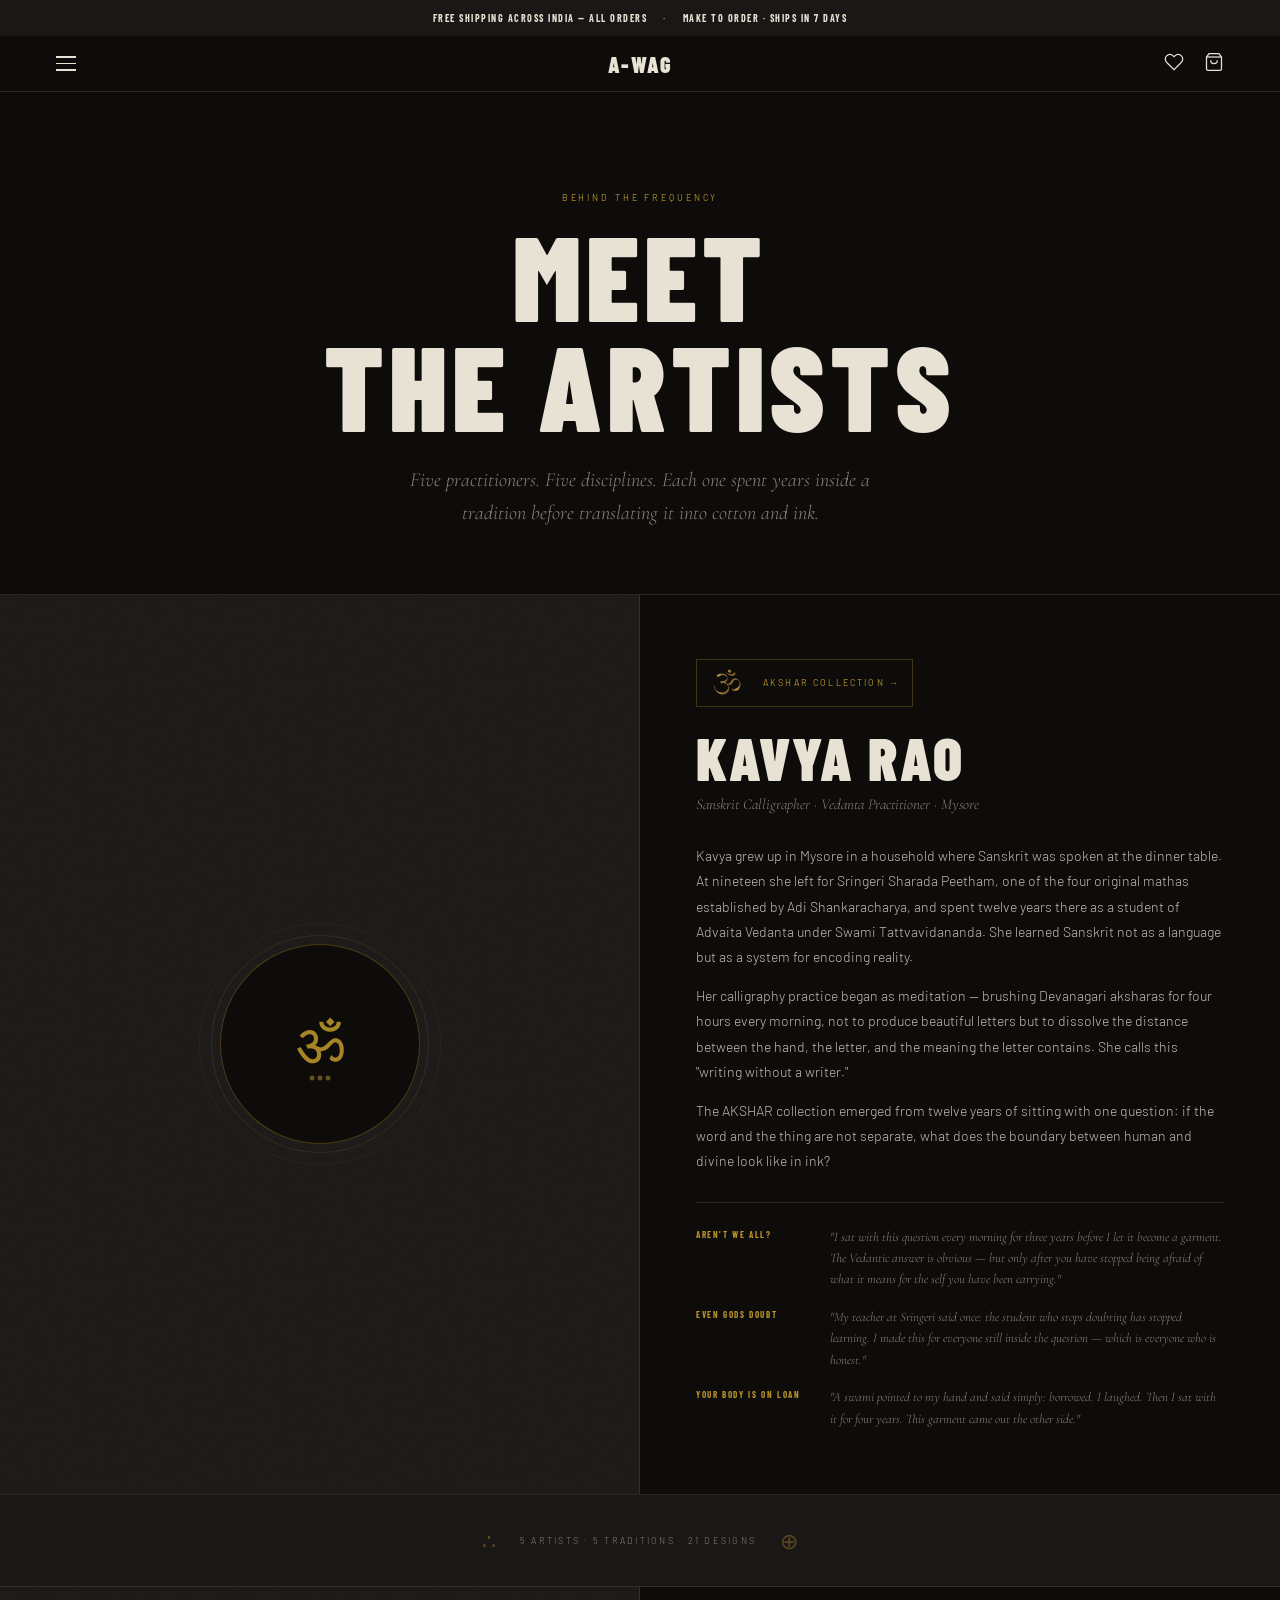
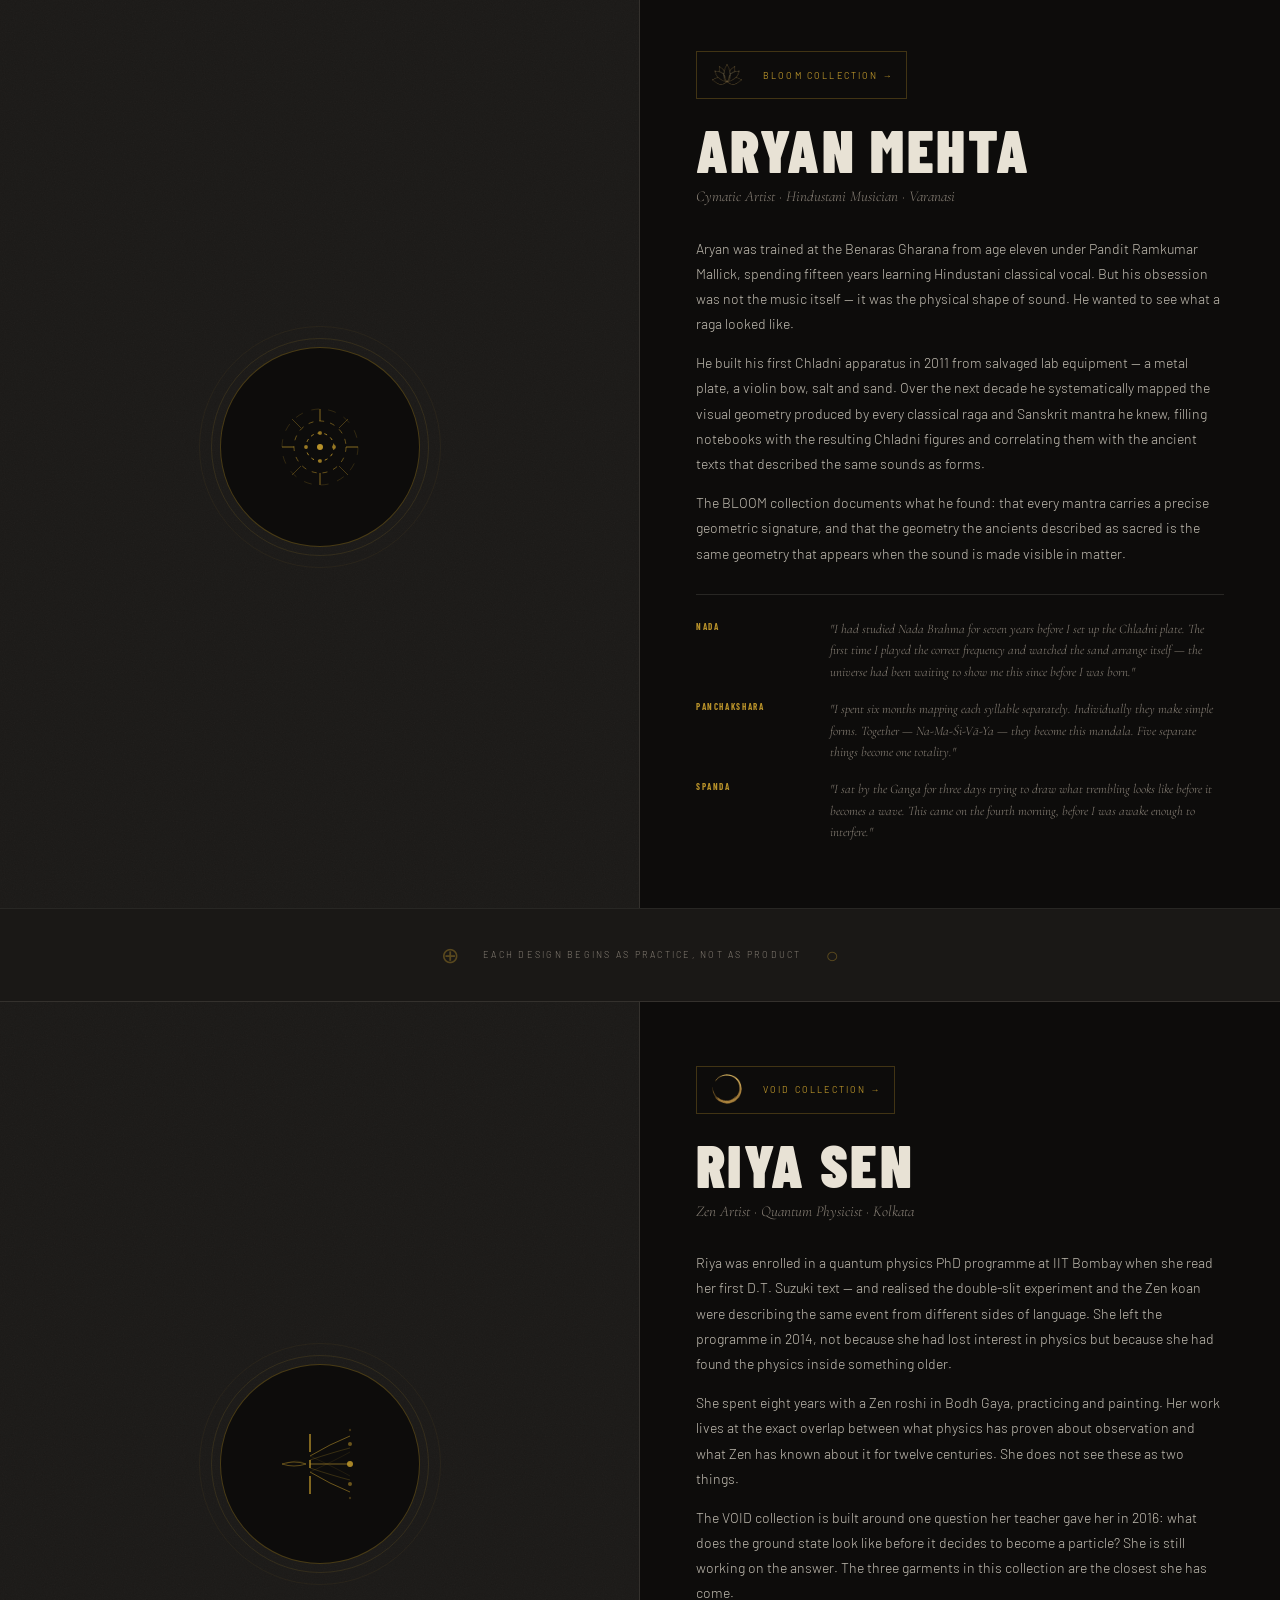
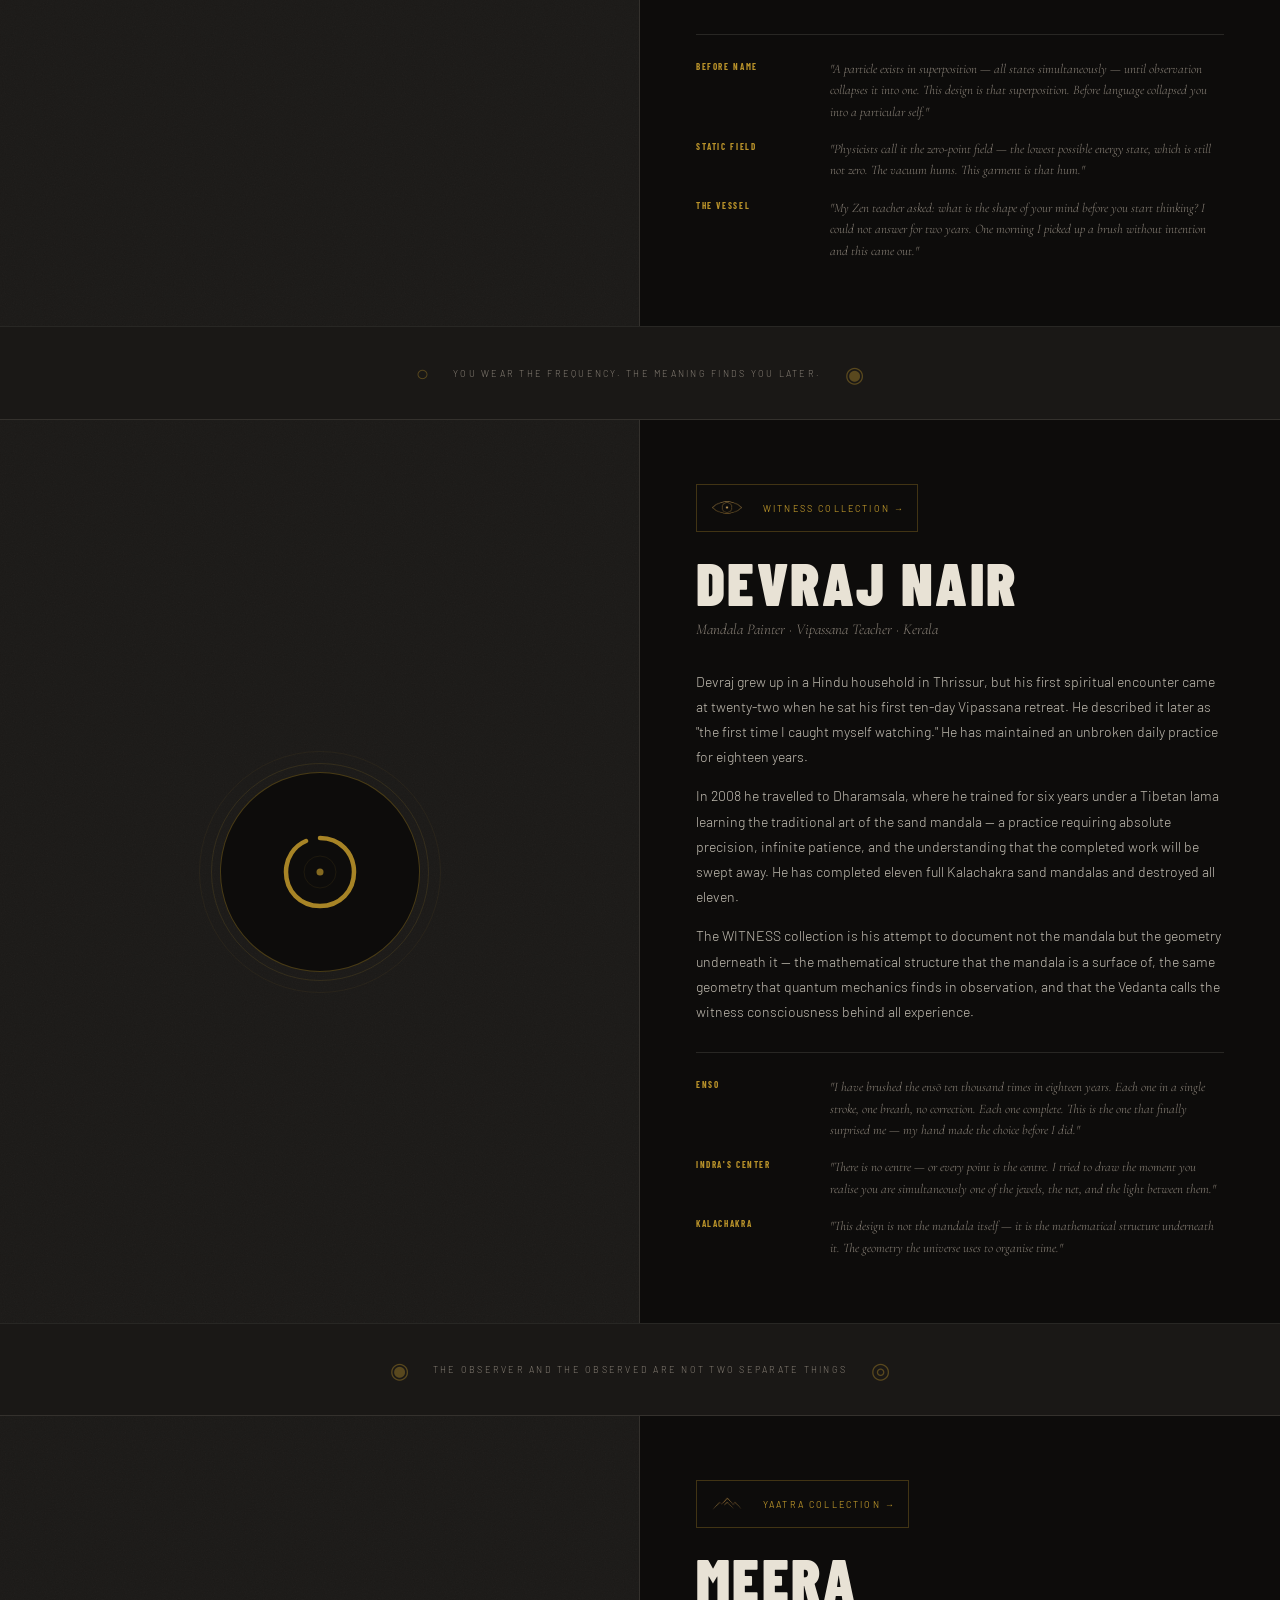
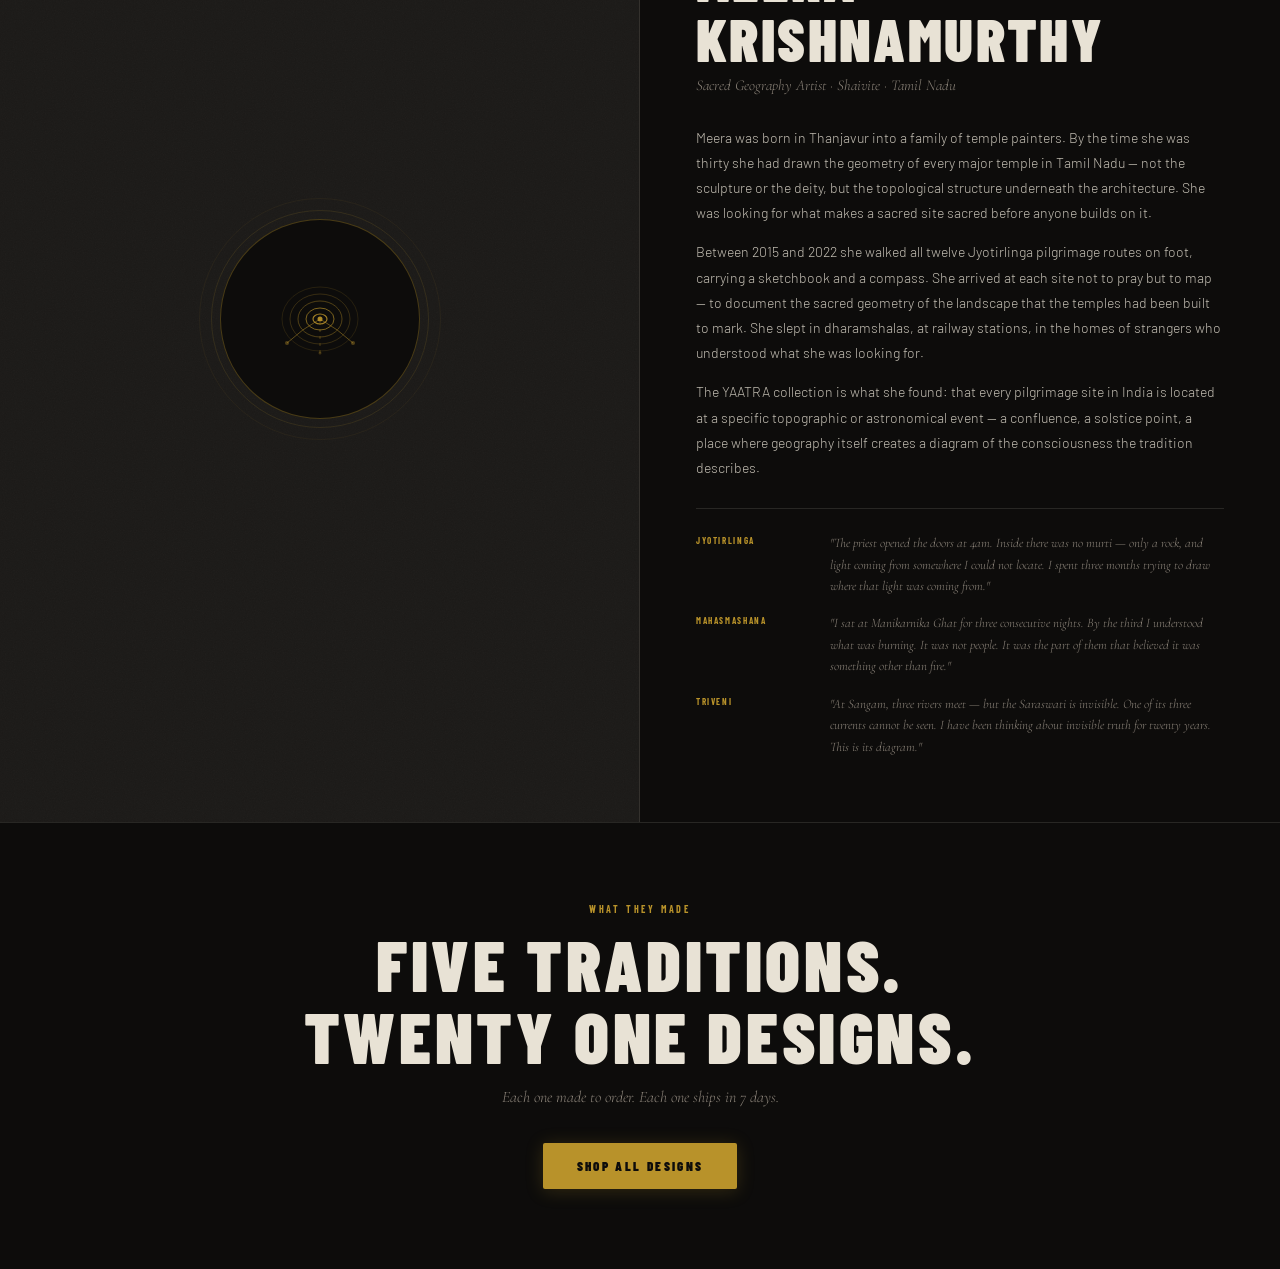
<file: designers.html>
<!DOCTYPE html>
<html lang="en">
<head>
  <meta charset="UTF-8">
  <meta name="viewport" content="width=device-width, initial-scale=1.0">
  <title>A-WAG — Meet the Artists</title>
  <link rel="preconnect" href="https://fonts.googleapis.com">
  <link rel="preconnect" href="https://fonts.gstatic.com" crossorigin>
  <link href="https://fonts.googleapis.com/css2?family=Barlow+Condensed:wght@600;700;800;900&family=Barlow:wght@300;400&family=Cormorant+Garamond:ital,wght@0,400;1,300;1,400&display=swap" rel="stylesheet">
  <link rel="stylesheet" href="style.css">
  <!-- Google tag (gtag.js) -->
  <script async src="https://www.googletagmanager.com/gtag/js?id=G-91LSYTJ5CD"></script>
  <script>
    window.dataLayer = window.dataLayer || [];
    function gtag(){dataLayer.push(arguments);}
    gtag('js', new Date());
    gtag('config', 'G-91LSYTJ5CD');
  </script>
  <!-- Meta Pixel Code -->
  <script>
  !function(f,b,e,v,n,t,s)
  {if(f.fbq)return;n=f.fbq=function(){n.callMethod?
  n.callMethod.apply(n,arguments):n.queue.push(arguments)};
  if(!f._fbq)f._fbq=n;n.push=n;n.loaded=!0;n.version='2.0';
  n.queue=[];t=b.createElement(e);t.async=!0;
  t.src=v;s=b.getElementsByTagName(e)[0];
  s.parentNode.insertBefore(t,s)}(window, document,'script',
  'https://connect.facebook.net/en_US/fbevents.js');
  fbq('init', '828940853275665');
  fbq('track', 'PageView');
  </script>
  <noscript><img height="1" width="1" style="display:none"
  src="https://www.facebook.com/tr?id=828940853275665&ev=PageView&noscript=1"
  /></noscript>
  <!-- End Meta Pixel Code -->
  <style>

    /* ── PAGE HERO ─────────────────────────────────── */
    .designers-hero {
      padding: 100px 24px 64px;
      text-align: center;
      border-bottom: 1px solid var(--border);
      position: relative;
    }
    .designers-hero-eyebrow {
      font-family: var(--font-body);
      font-size: 9px;
      font-weight: 400;
      letter-spacing: 0.32em;
      text-transform: uppercase;
      color: var(--sur-gold);
      margin-bottom: 16px;
    }
    .designers-hero-title {
      font-family: var(--font-condensed);
      font-size: clamp(56px, 11vw, 120px);
      font-weight: 900;
      text-transform: uppercase;
      letter-spacing: 0.04em;
      line-height: 0.92;
      color: var(--bone-white);
      margin-bottom: 24px;
    }
    .designers-hero-sub {
      font-family: var(--font-serif);
      font-style: italic;
      font-size: clamp(16px, 2.2vw, 20px);
      color: var(--muted);
      max-width: 520px;
      margin: 0 auto;
      line-height: 1.65;
    }

    /* ── ARTIST SECTIONS ───────────────────────────── */
    .artist-page-section {
      display: grid;
      grid-template-columns: 1fr 1fr;
      min-height: 560px;
      border-bottom: 1px solid var(--border);
    }
    .artist-page-section:nth-child(even) .artist-visual { order: 2; }
    .artist-page-section:nth-child(even) .artist-content { order: 1; }

    .artist-visual {
      background: var(--near-black);
      border-right: 1px solid var(--border);
      display: flex;
      align-items: center;
      justify-content: center;
      padding: 60px 40px;
      position: relative;
      overflow: hidden;
    }
    .artist-page-section:nth-child(even) .artist-visual {
      border-right: none;
      border-left: 1px solid var(--border);
    }

    /* Subtle texture grain */
    .artist-visual::before {
      content: '';
      position: absolute;
      inset: 0;
      background: url("data:image/svg+xml,%3Csvg xmlns='http://www.w3.org/2000/svg' width='200' height='200'%3E%3Cfilter id='n'%3E%3CfeTurbulence type='fractalNoise' baseFrequency='0.9' numOctaves='4' stitchTiles='stitch'/%3E%3CfeColorMatrix type='saturate' values='0'/%3E%3C/filter%3E%3Crect width='200' height='200' filter='url(%23n)' opacity='0.04'/%3E%3C/svg%3E");
      pointer-events: none;
    }

    .artist-portrait {
      width: 200px;
      height: 200px;
      border-radius: 50%;
      border: 1px solid rgba(184,146,42,0.35);
      background: var(--void-black);
      display: flex;
      align-items: center;
      justify-content: center;
      position: relative;
      flex-shrink: 0;
    }
    /* Outer ring */
    .artist-portrait::before {
      content: '';
      position: absolute;
      inset: -10px;
      border-radius: 50%;
      border: 1px solid rgba(184,146,42,0.14);
    }
    /* Outermost ring */
    .artist-portrait::after {
      content: '';
      position: absolute;
      inset: -22px;
      border-radius: 50%;
      border: 1px solid rgba(184,146,42,0.07);
    }
    .artist-portrait svg {
      width: 96px;
      height: 96px;
    }

    .artist-content {
      padding: 64px 56px;
      display: flex;
      flex-direction: column;
      justify-content: center;
    }

    .artist-collection-tag {
      display: inline-flex;
      align-items: center;
      gap: 8px;
      font-family: var(--font-body);
      font-size: 9px;
      font-weight: 400;
      letter-spacing: 0.24em;
      text-transform: uppercase;
      color: var(--sur-gold);
      border: 1px solid rgba(184,146,42,0.3);
      padding: 5px 12px;
      margin-bottom: 20px;
      width: fit-content;
      text-decoration: none;
      transition: border-color 0.2s, background 0.2s;
    }
    .artist-collection-tag:hover {
      border-color: var(--sur-gold);
      background: rgba(184,146,42,0.07);
    }

    .artist-page-name {
      font-family: var(--font-condensed);
      font-size: clamp(36px, 5vw, 60px);
      font-weight: 900;
      text-transform: uppercase;
      letter-spacing: 0.04em;
      line-height: 1;
      color: var(--bone-white);
      margin-bottom: 6px;
    }
    .artist-page-role {
      font-family: var(--font-serif);
      font-style: italic;
      font-size: 15px;
      color: var(--muted);
      margin-bottom: 28px;
      line-height: 1.5;
    }
    .artist-bio {
      font-family: var(--font-body);
      font-size: 14px;
      font-weight: 300;
      line-height: 1.8;
      color: var(--bone-white);
      opacity: 0.82;
      margin-bottom: 28px;
    }
    .artist-bio p + p { margin-top: 14px; }

    /* Design quotes from this artist */
    .artist-design-quotes {
      border-top: 1px solid var(--border);
      padding-top: 24px;
      display: flex;
      flex-direction: column;
      gap: 16px;
    }
    .artist-design-quote-item {
      display: flex;
      gap: 14px;
      align-items: flex-start;
    }
    .adq-design-name {
      font-family: var(--font-condensed);
      font-size: 9px;
      font-weight: 700;
      letter-spacing: 0.18em;
      text-transform: uppercase;
      color: var(--sur-gold);
      white-space: nowrap;
      padding-top: 2px;
      min-width: 120px;
      flex-shrink: 0;
    }
    .adq-quote {
      font-family: var(--font-serif);
      font-style: italic;
      font-size: 13px;
      line-height: 1.65;
      color: var(--muted);
    }

    /* ── DIVIDER STRIP ─────────────────────────────── */
    .artists-divider-strip {
      display: flex;
      align-items: center;
      justify-content: center;
      gap: 24px;
      padding: 32px 24px;
      border-bottom: 1px solid var(--border);
      background: var(--near-black);
    }
    .ads-symbol {
      font-size: 22px;
      color: rgba(184,146,42,0.4);
    }
    .ads-text {
      font-family: var(--font-body);
      font-size: 9px;
      letter-spacing: 0.25em;
      text-transform: uppercase;
      color: var(--muted);
    }

    /* ── END CTA ───────────────────────────────────── */
    .designers-end-cta {
      padding: 80px 24px;
      text-align: center;
    }
    .designers-end-title {
      font-family: var(--font-condensed);
      font-size: clamp(36px, 7vw, 72px);
      font-weight: 900;
      text-transform: uppercase;
      letter-spacing: 0.05em;
      color: var(--bone-white);
      line-height: 1;
      margin-bottom: 16px;
    }
    .designers-end-sub {
      font-family: var(--font-serif);
      font-style: italic;
      font-size: 16px;
      color: var(--muted);
      margin-bottom: 36px;
    }

    /* ── MOBILE ────────────────────────────────────── */
    @media (max-width: 768px) {
      .artist-page-section {
        grid-template-columns: 1fr;
        min-height: auto;
      }
      .artist-page-section:nth-child(even) .artist-visual { order: 0; }
      .artist-page-section:nth-child(even) .artist-content { order: 1; }
      .artist-visual {
        border-right: none !important;
        border-left: none !important;
        border-bottom: 1px solid var(--border);
        padding: 48px 24px;
        min-height: 280px;
      }
      .artist-portrait { width: 140px; height: 140px; }
      .artist-portrait svg { width: 68px; height: 68px; }
      .artist-content { padding: 36px 24px 48px; }
      .adq-design-name { min-width: 90px; font-size: 8px; }
      .adq-quote { font-size: 12px; }
    }
  </style>
</head>
<body>

  <!-- ANNOUNCEMENT BAR -->
  <div class="announcement-bar">
    <span>FREE SHIPPING ACROSS INDIA — ALL ORDERS</span>
    <span class="sep">·</span>
    <span>MAKE TO ORDER · SHIPS IN 7 DAYS</span>
  </div>

  <!-- NAV -->
  <nav class="nav" id="nav">
    <button class="nav-hamburger" id="hamburgerBtn" aria-label="Menu">
      <span></span><span></span><span></span>
    </button>
    <a href="index.html" class="nav-logo">A-WAG</a>
    <div class="nav-icons">
      <button class="nav-icon-btn" id="wishlistNavBtn" aria-label="Wishlist">
        <svg width="20" height="20" viewBox="0 0 24 24" fill="none" stroke="currentColor" stroke-width="1.5">
          <path d="M20.84 4.61a5.5 5.5 0 0 0-7.78 0L12 5.67l-1.06-1.06a5.5 5.5 0 0 0-7.78 7.78l1.06 1.06L12 21.23l7.78-7.78 1.06-1.06a5.5 5.5 0 0 0 0-7.78z"/>
        </svg>
        <span class="nav-badge" id="wishlistCount" style="display:none">0</span>
      </button>
      <button class="nav-icon-btn" id="cartNavBtn" aria-label="Cart">
        <svg width="20" height="20" viewBox="0 0 24 24" fill="none" stroke="currentColor" stroke-width="1.5">
          <path d="M6 2L3 6v14a2 2 0 0 0 2 2h14a2 2 0 0 0 2-2V6l-3-4z"/>
          <line x1="3" y1="6" x2="21" y2="6"/>
          <path d="M16 10a4 4 0 0 1-8 0"/>
        </svg>
        <span class="nav-badge" id="cartCount" style="display:none">0</span>
      </button>
    </div>
  </nav>

  <!-- MOBILE MENU -->
  <div class="mobile-menu" id="mobileMenu">
    <button class="mobile-menu-close" id="menuClose" aria-label="Close">✕</button>
    <nav class="mobile-nav-links">
      <a href="index.html#collections">Collections</a>
      <a href="index.html#shop">Shop</a>
      <a href="designers.html" class="active-nav">Meet Designers</a>
      <a href="journal.html">Journal</a>
      <a href="contact.html">Contact</a>
    </nav>
    <div class="mobile-menu-footer">
      <p class="mobile-tagline">Ain't We All God?</p>
    </div>
  </div>
  <div class="menu-overlay" id="menuOverlay"></div>

  <!-- CART DRAWER -->
  <div class="cart-drawer" id="cartDrawer">
    <div class="cart-drawer-header"><h3>CART</h3><button class="cart-close" id="cartClose">✕</button></div>
    <div class="cart-items" id="cartItems">
      <div class="cart-empty"><p>Your cart is empty.</p><p class="cart-empty-sub">The gods travel light.</p></div>
    </div>
    <div class="cart-footer" id="cartFooter" style="display:none">
      <div class="cart-total"><span>Total</span><span id="cartTotal">₹0</span></div>
      <button class="btn-primary btn-block" onclick="initiateCheckout()">PROCEED TO PAYMENT</button>
    </div>
  </div>
  <div class="drawer-overlay" id="drawerOverlay"></div>
  <div class="toast" id="toast"></div>

  <!-- PAGE HERO -->
  <div class="designers-hero">
    <p class="designers-hero-eyebrow">Behind The Frequency</p>
    <h1 class="designers-hero-title">MEET<br>THE ARTISTS</h1>
    <p class="designers-hero-sub">Five practitioners. Five disciplines. Each one spent years inside a tradition before translating it into cotton and ink.</p>
  </div>

  <!-- ══════════════════════════════════════════
       ARTIST 1 — KAVYA RAO  ∴ AKSHAR
       ══════════════════════════════════════════ -->
  <section class="artist-page-section">

    <div class="artist-visual">
      <div class="artist-portrait">
        <!-- Sanskrit ∴ mark — Akshar means 'the imperishable letter' -->
        <svg viewBox="0 0 96 96" fill="none" xmlns="http://www.w3.org/2000/svg">
          <!-- Devanagari-inspired letterform: OM stylised -->
          <text x="50%" y="56%" dominant-baseline="middle" text-anchor="middle"
                font-family="serif" font-size="58" fill="#B8922A" opacity="0.9">ॐ</text>
          <!-- Three dots — the ∴ Akshar symbol -->
          <circle cx="48" cy="82" r="2.5" fill="#B8922A" opacity="0.5"/>
          <circle cx="40" cy="82" r="2.5" fill="#B8922A" opacity="0.5"/>
          <circle cx="56" cy="82" r="2.5" fill="#B8922A" opacity="0.5"/>
        </svg>
      </div>
    </div>

    <div class="artist-content">
      <a href="index.html#shop" class="artist-collection-tag">∴ AKSHAR COLLECTION →</a>
      <h2 class="artist-page-name">Kavya Rao</h2>
      <p class="artist-page-role">Sanskrit Calligrapher · Vedanta Practitioner · Mysore</p>
      <div class="artist-bio">
        <p>Kavya grew up in Mysore in a household where Sanskrit was spoken at the dinner table. At nineteen she left for Sringeri Sharada Peetham, one of the four original mathas established by Adi Shankaracharya, and spent twelve years there as a student of Advaita Vedanta under Swami Tattvavidananda. She learned Sanskrit not as a language but as a system for encoding reality.</p>
        <p>Her calligraphy practice began as meditation — brushing Devanagari aksharas for four hours every morning, not to produce beautiful letters but to dissolve the distance between the hand, the letter, and the meaning the letter contains. She calls this "writing without a writer."</p>
        <p>The AKSHAR collection emerged from twelve years of sitting with one question: if the word and the thing are not separate, what does the boundary between human and divine look like in ink?</p>
      </div>
      <div class="artist-design-quotes">
        <div class="artist-design-quote-item">
          <span class="adq-design-name">AREN'T WE ALL?</span>
          <span class="adq-quote">"I sat with this question every morning for three years before I let it become a garment. The Vedantic answer is obvious — but only after you have stopped being afraid of what it means for the self you have been carrying."</span>
        </div>
        <div class="artist-design-quote-item">
          <span class="adq-design-name">EVEN GODS DOUBT</span>
          <span class="adq-quote">"My teacher at Sringeri said once: the student who stops doubting has stopped learning. I made this for everyone still inside the question — which is everyone who is honest."</span>
        </div>
        <div class="artist-design-quote-item">
          <span class="adq-design-name">YOUR BODY IS ON LOAN</span>
          <span class="adq-quote">"A swami pointed to my hand and said simply: borrowed. I laughed. Then I sat with it for four years. This garment came out the other side."</span>
        </div>
      </div>
    </div>

  </section>

  <div class="artists-divider-strip">
    <span class="ads-symbol">∴</span>
    <span class="ads-text">5 Artists · 5 Traditions · 21 Designs</span>
    <span class="ads-symbol">⊕</span>
  </div>

  <!-- ══════════════════════════════════════════
       ARTIST 2 — ARYAN MEHTA  ⊕ BLOOM
       ══════════════════════════════════════════ -->
  <section class="artist-page-section">

    <div class="artist-visual">
      <div class="artist-portrait">
        <!-- Cymatic wave pattern — Chladni figure / mantra frequency -->
        <svg viewBox="0 0 96 96" fill="none" xmlns="http://www.w3.org/2000/svg">
          <!-- Central node -->
          <circle cx="48" cy="48" r="3" fill="#B8922A"/>
          <!-- Inner cymatic ring -->
          <circle cx="48" cy="48" r="14" stroke="#B8922A" stroke-width="1" stroke-dasharray="3 4" opacity="0.9"/>
          <!-- Mid ring with frequency nodes -->
          <circle cx="48" cy="48" r="26" stroke="#B8922A" stroke-width="0.8" stroke-dasharray="5 6" opacity="0.65"/>
          <!-- Outer ring -->
          <circle cx="48" cy="48" r="38" stroke="#B8922A" stroke-width="0.6" stroke-dasharray="8 9" opacity="0.35"/>
          <!-- Radial frequency lines — the Chladni lines -->
          <line x1="48" y1="10" x2="48" y2="22" stroke="#B8922A" stroke-width="1" opacity="0.7"/>
          <line x1="48" y1="74" x2="48" y2="86" stroke="#B8922A" stroke-width="1" opacity="0.7"/>
          <line x1="10" y1="48" x2="22" y2="48" stroke="#B8922A" stroke-width="1" opacity="0.7"/>
          <line x1="74" y1="48" x2="86" y2="48" stroke="#B8922A" stroke-width="1" opacity="0.7"/>
          <!-- Diagonal radials -->
          <line x1="20" y1="20" x2="29" y2="29" stroke="#B8922A" stroke-width="0.7" opacity="0.5"/>
          <line x1="67" y1="67" x2="76" y2="76" stroke="#B8922A" stroke-width="0.7" opacity="0.5"/>
          <line x1="76" y1="20" x2="67" y2="29" stroke="#B8922A" stroke-width="0.7" opacity="0.5"/>
          <line x1="20" y1="76" x2="29" y2="67" stroke="#B8922A" stroke-width="0.7" opacity="0.5"/>
          <!-- Frequency nodes on inner ring -->
          <circle cx="48" cy="34" r="2" fill="#B8922A" opacity="0.7"/>
          <circle cx="48" cy="62" r="2" fill="#B8922A" opacity="0.7"/>
          <circle cx="34" cy="48" r="2" fill="#B8922A" opacity="0.7"/>
          <circle cx="62" cy="48" r="2" fill="#B8922A" opacity="0.7"/>
        </svg>
      </div>
    </div>

    <div class="artist-content">
      <a href="index.html#shop" class="artist-collection-tag">⊕ BLOOM COLLECTION →</a>
      <h2 class="artist-page-name">Aryan Mehta</h2>
      <p class="artist-page-role">Cymatic Artist · Hindustani Musician · Varanasi</p>
      <div class="artist-bio">
        <p>Aryan was trained at the Benaras Gharana from age eleven under Pandit Ramkumar Mallick, spending fifteen years learning Hindustani classical vocal. But his obsession was not the music itself — it was the physical shape of sound. He wanted to see what a raga looked like.</p>
        <p>He built his first Chladni apparatus in 2011 from salvaged lab equipment — a metal plate, a violin bow, salt and sand. Over the next decade he systematically mapped the visual geometry produced by every classical raga and Sanskrit mantra he knew, filling notebooks with the resulting Chladni figures and correlating them with the ancient texts that described the same sounds as forms.</p>
        <p>The BLOOM collection documents what he found: that every mantra carries a precise geometric signature, and that the geometry the ancients described as sacred is the same geometry that appears when the sound is made visible in matter.</p>
      </div>
      <div class="artist-design-quotes">
        <div class="artist-design-quote-item">
          <span class="adq-design-name">NADA</span>
          <span class="adq-quote">"I had studied Nada Brahma for seven years before I set up the Chladni plate. The first time I played the correct frequency and watched the sand arrange itself — the universe had been waiting to show me this since before I was born."</span>
        </div>
        <div class="artist-design-quote-item">
          <span class="adq-design-name">PANCHAKSHARA</span>
          <span class="adq-quote">"I spent six months mapping each syllable separately. Individually they make simple forms. Together — Na-Ma-Śi-Vā-Ya — they become this mandala. Five separate things become one totality."</span>
        </div>
        <div class="artist-design-quote-item">
          <span class="adq-design-name">SPANDA</span>
          <span class="adq-quote">"I sat by the Ganga for three days trying to draw what trembling looks like before it becomes a wave. This came on the fourth morning, before I was awake enough to interfere."</span>
        </div>
      </div>
    </div>

  </section>

  <div class="artists-divider-strip">
    <span class="ads-symbol">⊕</span>
    <span class="ads-text">Each design begins as practice, not as product</span>
    <span class="ads-symbol">○</span>
  </div>

  <!-- ══════════════════════════════════════════
       ARTIST 3 — RIYA SEN  ○ VOID
       ══════════════════════════════════════════ -->
  <section class="artist-page-section">

    <div class="artist-visual">
      <div class="artist-portrait">
        <!-- Quantum double-slit interference pattern — superposition before collapse -->
        <svg viewBox="0 0 96 96" fill="none" xmlns="http://www.w3.org/2000/svg">
          <!-- Two slits — vertical lines with gap -->
          <line x1="38" y1="18" x2="38" y2="36" stroke="#B8922A" stroke-width="1.5" opacity="0.9"/>
          <line x1="38" y1="44" x2="38" y2="52" stroke="#B8922A" stroke-width="1.5" opacity="0.9"/>
          <line x1="38" y1="60" x2="38" y2="78" stroke="#B8922A" stroke-width="1.5" opacity="0.9"/>
          <!-- Interference wave arcs emanating right -->
          <path d="M 38 40 Q 58 28, 78 20" stroke="#B8922A" stroke-width="0.7" fill="none" opacity="0.8"/>
          <path d="M 38 48 Q 58 48, 78 48" stroke="#B8922A" stroke-width="0.7" fill="none" opacity="0.9"/>
          <path d="M 38 56 Q 58 68, 78 76" stroke="#B8922A" stroke-width="0.7" fill="none" opacity="0.8"/>
          <path d="M 38 44 Q 62 36, 78 32" stroke="#B8922A" stroke-width="0.5" fill="none" opacity="0.5"/>
          <path d="M 38 52 Q 62 60, 78 64" stroke="#B8922A" stroke-width="0.5" fill="none" opacity="0.5"/>
          <path d="M 38 40 Q 64 52, 78 60" stroke="#B8922A" stroke-width="0.4" fill="none" opacity="0.3"/>
          <path d="M 38 56 Q 64 44, 78 36" stroke="#B8922A" stroke-width="0.4" fill="none" opacity="0.3"/>
          <!-- Interference nodes — bright dots where waves reinforce -->
          <circle cx="78" cy="48" r="3" fill="#B8922A" opacity="0.9"/>
          <circle cx="78" cy="28" r="2" fill="#B8922A" opacity="0.55"/>
          <circle cx="78" cy="68" r="2" fill="#B8922A" opacity="0.55"/>
          <circle cx="78" cy="14" r="1.2" fill="#B8922A" opacity="0.3"/>
          <circle cx="78" cy="82" r="1.2" fill="#B8922A" opacity="0.3"/>
          <!-- Incoming particle wave -->
          <path d="M 10 48 Q 22 44, 34 48 Q 22 52, 10 48" stroke="#B8922A" stroke-width="0.8" fill="none" opacity="0.6"/>
          <path d="M 14 48 Q 24 42, 34 48" stroke="#B8922A" stroke-width="0.4" fill="none" opacity="0.35"/>
        </svg>
      </div>
    </div>

    <div class="artist-content">
      <a href="index.html#shop" class="artist-collection-tag">○ VOID COLLECTION →</a>
      <h2 class="artist-page-name">Riya Sen</h2>
      <p class="artist-page-role">Zen Artist · Quantum Physicist · Kolkata</p>
      <div class="artist-bio">
        <p>Riya was enrolled in a quantum physics PhD programme at IIT Bombay when she read her first D.T. Suzuki text — and realised the double-slit experiment and the Zen koan were describing the same event from different sides of language. She left the programme in 2014, not because she had lost interest in physics but because she had found the physics inside something older.</p>
        <p>She spent eight years with a Zen roshi in Bodh Gaya, practicing and painting. Her work lives at the exact overlap between what physics has proven about observation and what Zen has known about it for twelve centuries. She does not see these as two things.</p>
        <p>The VOID collection is built around one question her teacher gave her in 2016: what does the ground state look like before it decides to become a particle? She is still working on the answer. The three garments in this collection are the closest she has come.</p>
      </div>
      <div class="artist-design-quotes">
        <div class="artist-design-quote-item">
          <span class="adq-design-name">BEFORE NAME</span>
          <span class="adq-quote">"A particle exists in superposition — all states simultaneously — until observation collapses it into one. This design is that superposition. Before language collapsed you into a particular self."</span>
        </div>
        <div class="artist-design-quote-item">
          <span class="adq-design-name">STATIC FIELD</span>
          <span class="adq-quote">"Physicists call it the zero-point field — the lowest possible energy state, which is still not zero. The vacuum hums. This garment is that hum."</span>
        </div>
        <div class="artist-design-quote-item">
          <span class="adq-design-name">THE VESSEL</span>
          <span class="adq-quote">"My Zen teacher asked: what is the shape of your mind before you start thinking? I could not answer for two years. One morning I picked up a brush without intention and this came out."</span>
        </div>
      </div>
    </div>

  </section>

  <div class="artists-divider-strip">
    <span class="ads-symbol">○</span>
    <span class="ads-text">You wear the frequency. The meaning finds you later.</span>
    <span class="ads-symbol">◉</span>
  </div>

  <!-- ══════════════════════════════════════════
       ARTIST 4 — DEVRAJ NAIR  ◉ WITNESS
       ══════════════════════════════════════════ -->
  <section class="artist-page-section">

    <div class="artist-visual">
      <div class="artist-portrait">
        <!-- Ensō — the Zen circle, brushed in one stroke -->
        <svg viewBox="0 0 96 96" fill="none" xmlns="http://www.w3.org/2000/svg">
          <!-- The ensō: imperfect open circle brushed in one arc -->
          <path d="M 48 14
                   C 68 14, 82 29, 82 48
                   C 82 67, 68 82, 48 82
                   C 28 82, 14 67, 14 48
                   C 14 34, 22 22, 34 17"
                stroke="#B8922A"
                stroke-width="4.5"
                stroke-linecap="round"
                fill="none"
                opacity="0.9"/>
          <!-- Central observation point — the witness -->
          <circle cx="48" cy="48" r="3.5" fill="#B8922A" opacity="0.7"/>
          <!-- Subtle inner ring -->
          <circle cx="48" cy="48" r="16" stroke="#B8922A" stroke-width="0.5" opacity="0.2"/>
        </svg>
      </div>
    </div>

    <div class="artist-content">
      <a href="index.html#shop" class="artist-collection-tag">◉ WITNESS COLLECTION →</a>
      <h2 class="artist-page-name">Devraj Nair</h2>
      <p class="artist-page-role">Mandala Painter · Vipassana Teacher · Kerala</p>
      <div class="artist-bio">
        <p>Devraj grew up in a Hindu household in Thrissur, but his first spiritual encounter came at twenty-two when he sat his first ten-day Vipassana retreat. He described it later as "the first time I caught myself watching." He has maintained an unbroken daily practice for eighteen years.</p>
        <p>In 2008 he travelled to Dharamsala, where he trained for six years under a Tibetan lama learning the traditional art of the sand mandala — a practice requiring absolute precision, infinite patience, and the understanding that the completed work will be swept away. He has completed eleven full Kalachakra sand mandalas and destroyed all eleven.</p>
        <p>The WITNESS collection is his attempt to document not the mandala but the geometry underneath it — the mathematical structure that the mandala is a surface of, the same geometry that quantum mechanics finds in observation, and that the Vedanta calls the witness consciousness behind all experience.</p>
      </div>
      <div class="artist-design-quotes">
        <div class="artist-design-quote-item">
          <span class="adq-design-name">ENSO</span>
          <span class="adq-quote">"I have brushed the ensō ten thousand times in eighteen years. Each one in a single stroke, one breath, no correction. Each one complete. This is the one that finally surprised me — my hand made the choice before I did."</span>
        </div>
        <div class="artist-design-quote-item">
          <span class="adq-design-name">INDRA'S CENTER</span>
          <span class="adq-quote">"There is no centre — or every point is the centre. I tried to draw the moment you realise you are simultaneously one of the jewels, the net, and the light between them."</span>
        </div>
        <div class="artist-design-quote-item">
          <span class="adq-design-name">KALACHAKRA</span>
          <span class="adq-quote">"This design is not the mandala itself — it is the mathematical structure underneath it. The geometry the universe uses to organise time."</span>
        </div>
      </div>
    </div>

  </section>

  <div class="artists-divider-strip">
    <span class="ads-symbol">◉</span>
    <span class="ads-text">The observer and the observed are not two separate things</span>
    <span class="ads-symbol">◎</span>
  </div>

  <!-- ══════════════════════════════════════════
       ARTIST 5 — MEERA KRISHNAMURTHY  ◎ YAATRA
       ══════════════════════════════════════════ -->
  <section class="artist-page-section">

    <div class="artist-visual">
      <div class="artist-portrait">
        <!-- Sacred topographic map — concentric mountain lines, pilgrimage geometry -->
        <svg viewBox="0 0 96 96" fill="none" xmlns="http://www.w3.org/2000/svg">
          <!-- Topographic contour lines — sacred mountain -->
          <ellipse cx="48" cy="48" rx="38" ry="32" stroke="#B8922A" stroke-width="0.6" opacity="0.25"/>
          <ellipse cx="48" cy="48" rx="30" ry="25" stroke="#B8922A" stroke-width="0.7" opacity="0.35"/>
          <ellipse cx="48" cy="48" rx="22" ry="18" stroke="#B8922A" stroke-width="0.8" opacity="0.5"/>
          <ellipse cx="48" cy="48" rx="14" ry="11" stroke="#B8922A" stroke-width="1" opacity="0.65"/>
          <ellipse cx="48" cy="48" rx="7"  ry="5"  stroke="#B8922A" stroke-width="1.2" opacity="0.85"/>
          <!-- Summit — the Jyotirlinga point -->
          <circle cx="48" cy="48" r="2.5" fill="#B8922A" opacity="0.95"/>
          <!-- The three rivers — Triveni lines converging -->
          <path d="M 15 72 Q 30 58, 48 48" stroke="#B8922A" stroke-width="0.9" fill="none" opacity="0.55"/>
          <path d="M 81 72 Q 66 58, 48 48" stroke="#B8922A" stroke-width="0.9" fill="none" opacity="0.55"/>
          <!-- The invisible third river — dashed -->
          <path d="M 48 82 Q 48 65, 48 48" stroke="#B8922A" stroke-width="0.9" fill="none" opacity="0.4" stroke-dasharray="3 4"/>
          <!-- Pilgrimage path markers -->
          <circle cx="15" cy="72" r="2" fill="#B8922A" opacity="0.4"/>
          <circle cx="81" cy="72" r="2" fill="#B8922A" opacity="0.4"/>
          <circle cx="48" cy="82" r="1.5" fill="#B8922A" opacity="0.3"/>
        </svg>
      </div>
    </div>

    <div class="artist-content">
      <a href="index.html#shop" class="artist-collection-tag">◎ YAATRA COLLECTION →</a>
      <h2 class="artist-page-name">Meera Krishnamurthy</h2>
      <p class="artist-page-role">Sacred Geography Artist · Shaivite · Tamil Nadu</p>
      <div class="artist-bio">
        <p>Meera was born in Thanjavur into a family of temple painters. By the time she was thirty she had drawn the geometry of every major temple in Tamil Nadu — not the sculpture or the deity, but the topological structure underneath the architecture. She was looking for what makes a sacred site sacred before anyone builds on it.</p>
        <p>Between 2015 and 2022 she walked all twelve Jyotirlinga pilgrimage routes on foot, carrying a sketchbook and a compass. She arrived at each site not to pray but to map — to document the sacred geometry of the landscape that the temples had been built to mark. She slept in dharamshalas, at railway stations, in the homes of strangers who understood what she was looking for.</p>
        <p>The YAATRA collection is what she found: that every pilgrimage site in India is located at a specific topographic or astronomical event — a confluence, a solstice point, a place where geography itself creates a diagram of the consciousness the tradition describes.</p>
      </div>
      <div class="artist-design-quotes">
        <div class="artist-design-quote-item">
          <span class="adq-design-name">JYOTIRLINGA</span>
          <span class="adq-quote">"The priest opened the doors at 4am. Inside there was no murti — only a rock, and light coming from somewhere I could not locate. I spent three months trying to draw where that light was coming from."</span>
        </div>
        <div class="artist-design-quote-item">
          <span class="adq-design-name">MAHASMASHANA</span>
          <span class="adq-quote">"I sat at Manikarnika Ghat for three consecutive nights. By the third I understood what was burning. It was not people. It was the part of them that believed it was something other than fire."</span>
        </div>
        <div class="artist-design-quote-item">
          <span class="adq-design-name">TRIVENI</span>
          <span class="adq-quote">"At Sangam, three rivers meet — but the Saraswati is invisible. One of its three currents cannot be seen. I have been thinking about invisible truth for twenty years. This is its diagram."</span>
        </div>
      </div>
    </div>

  </section>

  <!-- END CTA -->
  <div class="designers-end-cta">
    <p class="section-label">WHAT THEY MADE</p>
    <h2 class="designers-end-title">FIVE TRADITIONS.<br>TWENTY ONE DESIGNS.</h2>
    <p class="designers-end-sub">Each one made to order. Each one ships in 7 days.</p>
    <a href="index.html#shop" class="btn-primary">SHOP ALL DESIGNS</a>
  </div>

  <script src="products.js"></script>
  <script src="script.js"></script>
</body>
</html>
</file>
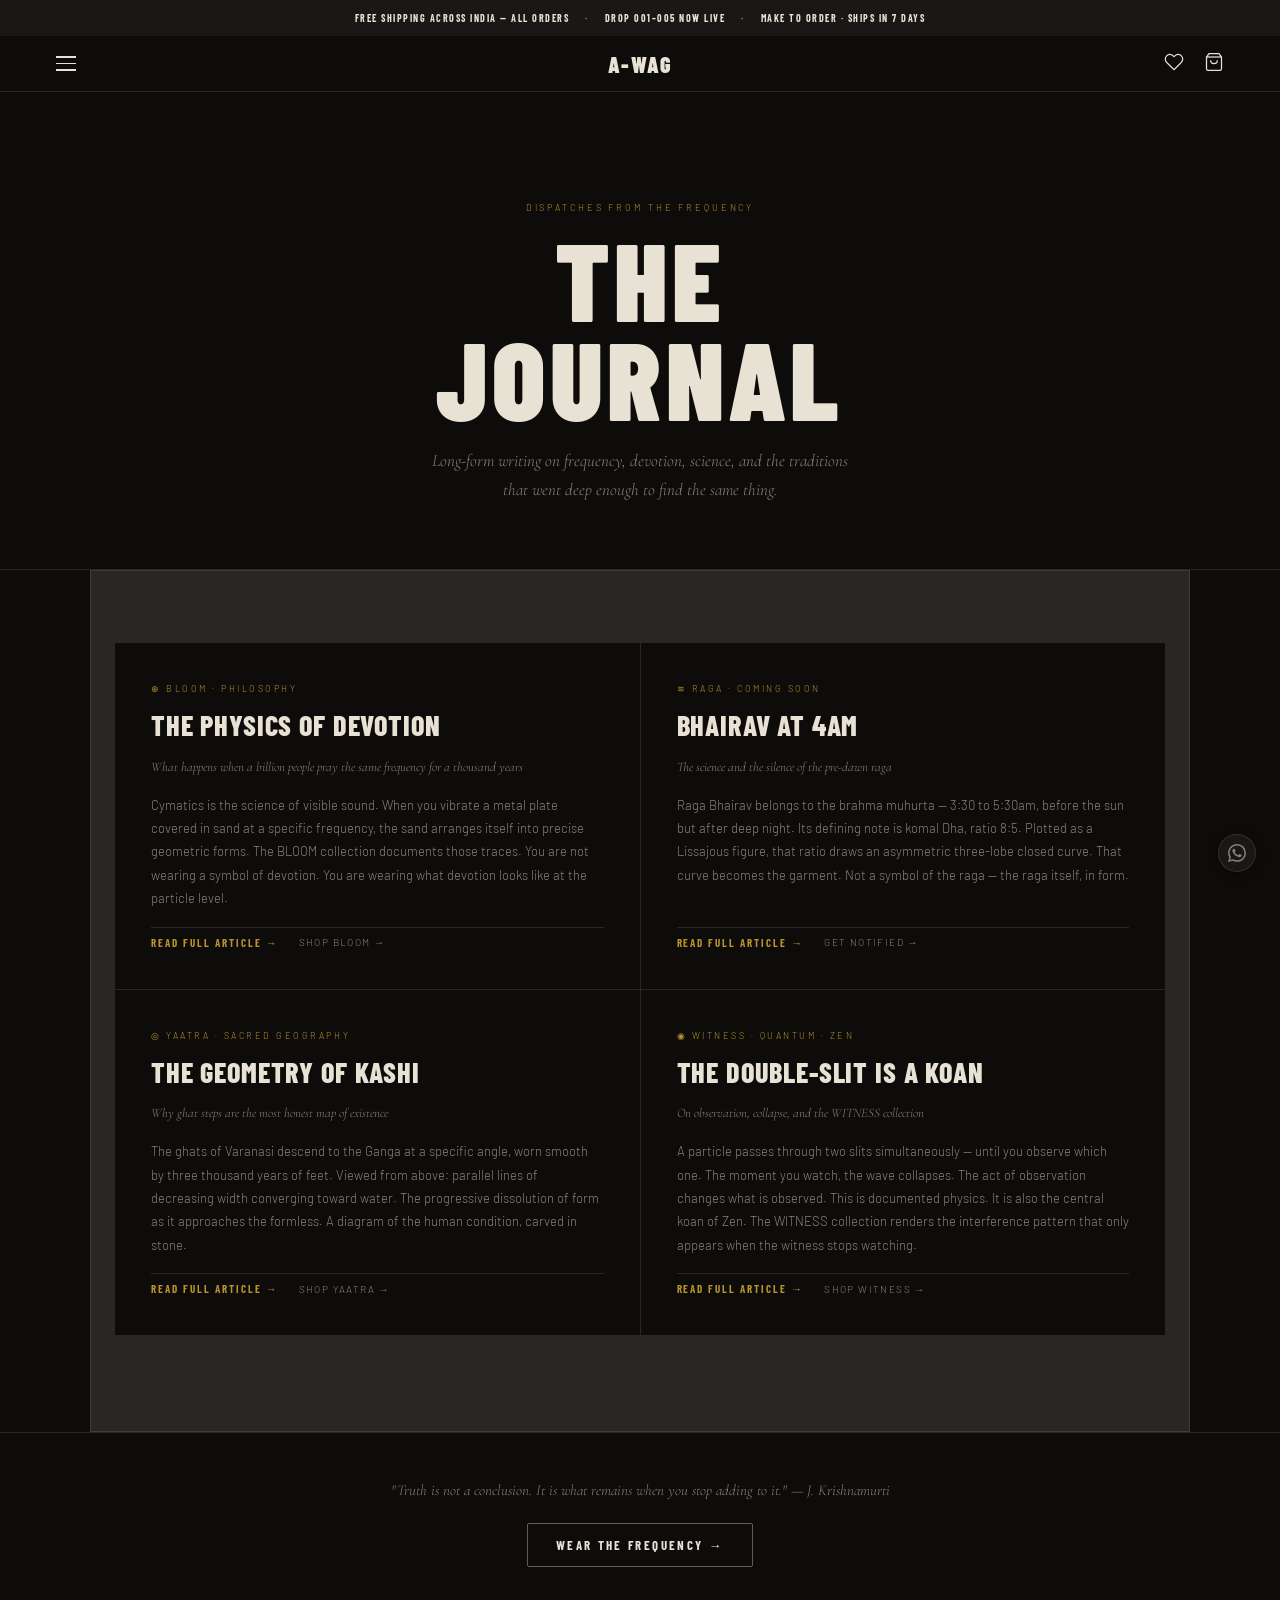
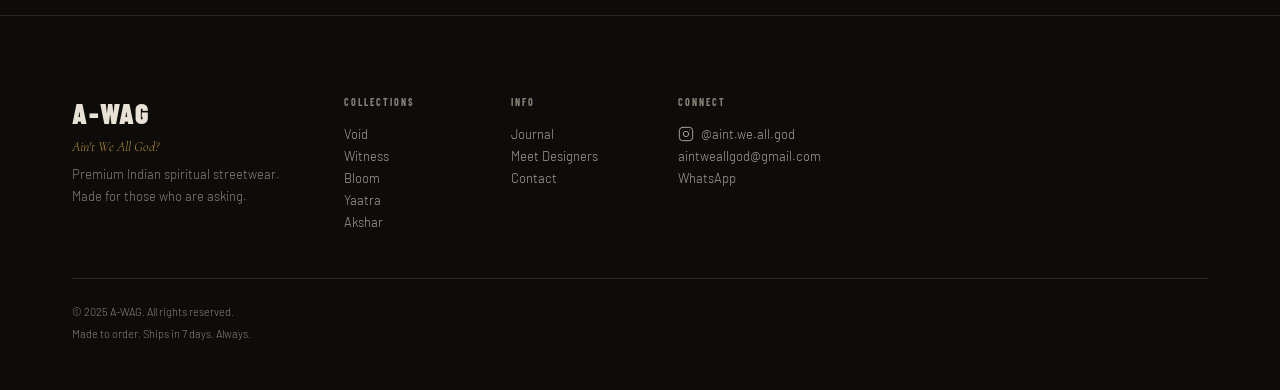
<file: journal.html>
<!DOCTYPE html>
<html lang="en">
<head>
  <meta charset="UTF-8">
  <meta name="viewport" content="width=device-width, initial-scale=1.0">
  <title>A-WAG — The Journal</title>
  <link rel="preconnect" href="https://fonts.googleapis.com">
  <link rel="preconnect" href="https://fonts.gstatic.com" crossorigin>
  <link href="https://fonts.googleapis.com/css2?family=Barlow+Condensed:wght@600;700;800;900&family=Barlow:wght@300;400&family=Cormorant+Garamond:ital,wght@0,400;1,300;1,400&display=swap" rel="stylesheet">
  <link rel="stylesheet" href="style.css">

  <script async src="https://www.googletagmanager.com/gtag/js?id=G-91LSYTJ5CD"></script>
  <script>
    window.dataLayer = window.dataLayer || [];
    function gtag(){dataLayer.push(arguments);}
    gtag('js', new Date());
    gtag('config', 'G-91LSYTJ5CD');
  </script>
  <script>
  !function(f,b,e,v,n,t,s)
  {if(f.fbq)return;n=f.fbq=function(){n.callMethod?
  n.callMethod.apply(n,arguments):n.queue.push(arguments)};
  if(!f._fbq)f._fbq=n;n.push=n;n.loaded=!0;n.version='2.0';
  n.queue=[];t=b.createElement(e);t.async=!0;
  t.src=v;s=b.getElementsByTagName(e)[0];
  s.parentNode.insertBefore(t,s)}(window, document,'script',
  'https://connect.facebook.net/en_US/fbevents.js');
  fbq('init', '828940853275665');
  fbq('track', 'PageView');
  </script>
  <noscript><img height="1" width="1" style="display:none"
  src="https://www.facebook.com/tr?id=828940853275665&ev=PageView&noscript=1"/></noscript>

  <style>
    .journal-hero {
      padding: 110px 24px 64px;
      text-align: center;
      border-bottom: 1px solid var(--border);
    }
    .journal-hero-eyebrow {
      font-family: var(--font-body);
      font-size: 9px;
      letter-spacing: 0.32em;
      text-transform: uppercase;
      color: var(--sur-gold);
      margin-bottom: 16px;
    }
    .journal-hero-title {
      font-family: var(--font-condensed);
      font-size: clamp(52px, 10vw, 110px);
      font-weight: 900;
      text-transform: uppercase;
      letter-spacing: 0.04em;
      line-height: 0.9;
      color: var(--bone-white);
      margin-bottom: 20px;
    }
    .journal-hero-sub {
      font-family: var(--font-serif);
      font-style: italic;
      font-size: clamp(14px, 1.4vw, 17px);
      color: var(--muted);
      max-width: 440px;
      margin: 0 auto;
      line-height: 1.7;
    }
    .journal-page-grid {
      max-width: 1100px;
      margin: 0 auto;
      padding: 72px 24px 96px;
      display: grid;
      grid-template-columns: 1fr 1fr;
      gap: 1px;
      background: var(--border);
      border: 1px solid var(--border);
    }
    @media (max-width: 680px) {
      .journal-page-grid { grid-template-columns: 1fr; }
    }
    .jcard {
      background: var(--void-black);
      padding: 40px 36px;
      display: flex;
      flex-direction: column;
      gap: 16px;
      transition: background var(--transition);
    }
    .jcard:hover { background: var(--near-black); }
    .jcard-tag {
      font-family: var(--font-body);
      font-size: 9px;
      letter-spacing: 0.28em;
      text-transform: uppercase;
      color: var(--sur-gold);
    }
    .jcard-title {
      font-family: var(--font-condensed);
      font-size: clamp(22px, 2.2vw, 30px);
      font-weight: 800;
      letter-spacing: 0.03em;
      color: var(--bone-white);
      line-height: 1.1;
      text-transform: uppercase;
    }
    .jcard-sub {
      font-family: var(--font-serif);
      font-style: italic;
      font-size: 13px;
      color: var(--muted);
      line-height: 1.6;
    }
    .jcard-excerpt {
      font-family: var(--font-body);
      font-size: 13px;
      color: var(--muted);
      line-height: 1.8;
      flex: 1;
    }
    .jcard-actions {
      display: flex;
      align-items: center;
      gap: 20px;
      padding-top: 8px;
      border-top: 1px solid var(--border);
      margin-top: auto;
    }
    .jcard-read {
      font-family: var(--font-condensed);
      font-size: 11px;
      font-weight: 700;
      letter-spacing: 0.18em;
      text-transform: uppercase;
      color: var(--sur-gold);
      text-decoration: none;
      transition: color var(--transition);
    }
    .jcard-read:hover { color: var(--bone-white); }
    .jcard-shop {
      font-family: var(--font-body);
      font-size: 10px;
      letter-spacing: 0.14em;
      text-transform: uppercase;
      color: var(--muted);
      text-decoration: none;
      transition: color var(--transition);
    }
    .jcard-shop:hover { color: var(--bone-white); }
    .journal-page-cta {
      text-align: center;
      padding: 48px 24px;
      border-top: 1px solid var(--border);
    }
    .journal-page-cta p {
      font-family: var(--font-serif);
      font-style: italic;
      font-size: 15px;
      color: var(--muted);
      margin-bottom: 24px;
    }
  </style>
</head>
<body>

  <div class="announcement-bar">
    <span>FREE SHIPPING ACROSS INDIA — ALL ORDERS</span>
    <span class="sep">·</span>
    <span>DROP 001–005 NOW LIVE</span>
    <span class="sep">·</span>
    <span>MAKE TO ORDER · SHIPS IN 7 DAYS</span>
  </div>

  <nav class="nav" id="nav">
    <button class="nav-hamburger" id="hamburgerBtn" aria-label="Menu">
      <span></span><span></span><span></span>
    </button>
    <a href="index.html" class="nav-logo">A-WAG</a>
    <div class="nav-icons">
      <button class="nav-icon-btn" id="wishlistNavBtn" aria-label="Wishlist">
        <svg width="20" height="20" viewBox="0 0 24 24" fill="none" stroke="currentColor" stroke-width="1.5">
          <path d="M20.84 4.61a5.5 5.5 0 0 0-7.78 0L12 5.67l-1.06-1.06a5.5 5.5 0 0 0-7.78 7.78l1.06 1.06L12 21.23l7.78-7.78 1.06-1.06a5.5 5.5 0 0 0 0-7.78z"/>
        </svg>
        <span class="nav-badge" id="wishlistCount" style="display:none">0</span>
      </button>
      <button class="nav-icon-btn" id="cartNavBtn" aria-label="Cart">
        <svg width="20" height="20" viewBox="0 0 24 24" fill="none" stroke="currentColor" stroke-width="1.5">
          <path d="M6 2L3 6v14a2 2 0 0 0 2 2h14a2 2 0 0 0 2-2V6l-3-4z"/>
          <line x1="3" y1="6" x2="21" y2="6"/>
          <path d="M16 10a4 4 0 0 1-8 0"/>
        </svg>
        <span class="nav-badge" id="cartCount" style="display:none">0</span>
      </button>
    </div>
  </nav>

  <div class="mobile-menu" id="mobileMenu">
    <button class="mobile-menu-close" id="menuClose" aria-label="Close">✕</button>
    <nav class="mobile-nav-links">
      <a href="index.html#collections">Collections</a>
      <a href="index.html#shop">Shop</a>
      <a href="designers.html">Meet Designers</a>
      <a href="journal.html" class="active-nav">Journal</a>
      <a href="contact.html">Contact</a>
    </nav>
    <div class="mobile-menu-footer">
      <p class="mobile-tagline">Ain't We All God?</p>
    </div>
  </div>
  <div class="menu-overlay" id="menuOverlay"></div>

  <div class="cart-drawer" id="cartDrawer">
    <div class="cart-drawer-header"><h3>CART</h3><button class="cart-close" id="cartClose">✕</button></div>
    <div class="cart-items" id="cartItems">
      <div class="cart-empty"><p>Your cart is empty.</p><p class="cart-empty-sub">The gods travel light.</p></div>
    </div>
    <div class="cart-footer" id="cartFooter" style="display:none">
      <div class="cart-total"><span>Total</span><span id="cartTotal">₹0</span></div>
      <button class="btn-primary btn-block" onclick="initiateCheckout()">PROCEED TO PAYMENT</button>
    </div>
  </div>
  <div class="drawer-overlay" id="drawerOverlay"></div>
  <div class="toast" id="toast"></div>

  <!-- HERO -->
  <div class="journal-hero">
    <p class="journal-hero-eyebrow">Dispatches From The Frequency</p>
    <h1 class="journal-hero-title">THE<br>JOURNAL</h1>
    <p class="journal-hero-sub">Long-form writing on frequency, devotion, science, and the traditions that went deep enough to find the same thing.</p>
  </div>

  <!-- ARTICLE GRID -->
  <div class="journal-page-grid">

    <div class="jcard">
      <p class="jcard-tag">⊕ BLOOM · PHILOSOPHY</p>
      <h2 class="jcard-title">The Physics of Devotion</h2>
      <p class="jcard-sub">What happens when a billion people pray the same frequency for a thousand years</p>
      <p class="jcard-excerpt">Cymatics is the science of visible sound. When you vibrate a metal plate covered in sand at a specific frequency, the sand arranges itself into precise geometric forms. The BLOOM collection documents those traces. You are not wearing a symbol of devotion. You are wearing what devotion looks like at the particle level.</p>
      <div class="jcard-actions">
        <a href="article.html?id=bloom-physics-of-devotion" class="jcard-read">READ FULL ARTICLE →</a>
        <a href="product.html?id=bloom-spanda" class="jcard-shop">SHOP BLOOM →</a>
      </div>
    </div>

    <div class="jcard">
      <p class="jcard-tag">≋ RAGA · COMING SOON</p>
      <h2 class="jcard-title">Bhairav at 4am</h2>
      <p class="jcard-sub">The science and the silence of the pre-dawn raga</p>
      <p class="jcard-excerpt">Raga Bhairav belongs to the brahma muhurta — 3:30 to 5:30am, before the sun but after deep night. Its defining note is komal Dha, ratio 8:5. Plotted as a Lissajous figure, that ratio draws an asymmetric three-lobe closed curve. That curve becomes the garment. Not a symbol of the raga — the raga itself, in form.</p>
      <div class="jcard-actions">
        <a href="article.html?id=raga-bhairav-at-4am" class="jcard-read">READ FULL ARTICLE →</a>
        <a href="index.html#newsletter" class="jcard-shop">GET NOTIFIED →</a>
      </div>
    </div>

    <div class="jcard">
      <p class="jcard-tag">◎ YAATRA · SACRED GEOGRAPHY</p>
      <h2 class="jcard-title">The Geometry of Kashi</h2>
      <p class="jcard-sub">Why ghat steps are the most honest map of existence</p>
      <p class="jcard-excerpt">The ghats of Varanasi descend to the Ganga at a specific angle, worn smooth by three thousand years of feet. Viewed from above: parallel lines of decreasing width converging toward water. The progressive dissolution of form as it approaches the formless. A diagram of the human condition, carved in stone.</p>
      <div class="jcard-actions">
        <a href="article.html?id=yaatra-geometry-of-kashi" class="jcard-read">READ FULL ARTICLE →</a>
        <a href="product.html?id=yaatra-mahasmashana" class="jcard-shop">SHOP YAATRA →</a>
      </div>
    </div>

    <div class="jcard">
      <p class="jcard-tag">◉ WITNESS · QUANTUM · ZEN</p>
      <h2 class="jcard-title">The Double-Slit Is a Koan</h2>
      <p class="jcard-sub">On observation, collapse, and the WITNESS collection</p>
      <p class="jcard-excerpt">A particle passes through two slits simultaneously — until you observe which one. The moment you watch, the wave collapses. The act of observation changes what is observed. This is documented physics. It is also the central koan of Zen. The WITNESS collection renders the interference pattern that only appears when the witness stops watching.</p>
      <div class="jcard-actions">
        <a href="article.html?id=witness-double-slit" class="jcard-read">READ FULL ARTICLE →</a>
        <a href="product.html?id=witness-enso" class="jcard-shop">SHOP WITNESS →</a>
      </div>
    </div>

  </div>

  <div class="journal-page-cta">
    <p>"Truth is not a conclusion. It is what remains when you stop adding to it." — J. Krishnamurti</p>
    <a href="index.html#shop" class="btn-ghost">WEAR THE FREQUENCY →</a>
  </div>

  <footer class="footer">
    <div class="footer-top">
      <div class="footer-brand">
        <p class="footer-logo">A-WAG</p>
        <p class="footer-tagline">Ain't We All God?</p>
        <p class="footer-desc">Premium Indian spiritual streetwear.<br>Made for those who are asking.</p>
      </div>
      <div class="footer-links">
        <div class="footer-col">
          <p class="footer-col-head">COLLECTIONS</p>
          <a href="index.html#shop" class="footer-link">Void</a>
          <a href="index.html#shop" class="footer-link">Witness</a>
          <a href="index.html#shop" class="footer-link">Bloom</a>
          <a href="index.html#shop" class="footer-link">Yaatra</a>
          <a href="index.html#shop" class="footer-link">Akshar</a>
        </div>
        <div class="footer-col">
          <p class="footer-col-head">INFO</p>
          <a href="journal.html" class="footer-link">Journal</a>
          <a href="designers.html" class="footer-link">Meet Designers</a>
          <a href="contact.html" class="footer-link">Contact</a>
        </div>
        <div class="footer-col">
          <p class="footer-col-head">CONNECT</p>
          <a href="https://www.instagram.com/aint.we.all.god/" target="_blank" rel="noopener" class="footer-link footer-insta">
            <svg width="16" height="16" viewBox="0 0 24 24" fill="none" stroke="currentColor" stroke-width="1.5" stroke-linecap="round" stroke-linejoin="round"><rect x="2" y="2" width="20" height="20" rx="5" ry="5"/><path d="M16 11.37A4 4 0 1 1 12.63 8 4 4 0 0 1 16 11.37z"/><line x1="17.5" y1="6.5" x2="17.51" y2="6.5"/></svg>
            @aint.we.all.god
          </a>
          <a href="mailto:aintweallgod@gmail.com" class="footer-link">aintweallgod@gmail.com</a>
          <a href="https://wa.me/918320421625" target="_blank" rel="noopener" class="footer-link">WhatsApp</a>
        </div>
      </div>
    </div>
    <div class="footer-bottom">
      <p>© 2025 A-WAG. All rights reserved.</p>
      <p>Made to order. Ships in 7 days. Always.</p>
    </div>
  </footer>

  <a href="https://wa.me/918320421625" target="_blank" rel="noopener" class="wa-float" aria-label="Chat on WhatsApp">
    <svg viewBox="0 0 24 24"><path d="M17.472 14.382c-.297-.149-1.758-.867-2.03-.967-.273-.099-.471-.148-.67.15-.197.297-.767.966-.94 1.164-.173.199-.347.223-.644.075-.297-.15-1.255-.463-2.39-1.475-.883-.788-1.48-1.761-1.653-2.059-.173-.297-.018-.458.13-.606.134-.133.298-.347.446-.52.149-.174.198-.298.298-.497.099-.198.05-.371-.025-.52-.075-.149-.669-1.612-.916-2.207-.242-.579-.487-.5-.669-.51-.173-.008-.371-.01-.57-.01-.198 0-.52.074-.792.372-.272.297-1.04 1.016-1.04 2.479 0 1.462 1.065 2.875 1.213 3.074.149.198 2.096 3.2 5.077 4.487.709.306 1.262.489 1.694.625.712.227 1.36.195 1.871.118.571-.085 1.758-.719 2.006-1.413.248-.694.248-1.289.173-1.413-.074-.124-.272-.198-.57-.347m-5.421 7.403h-.004a9.87 9.87 0 0 1-5.031-1.378l-.361-.214-3.741.982.998-3.648-.235-.374a9.86 9.86 0 0 1-1.51-5.26c.001-5.45 4.436-9.884 9.888-9.884 2.64 0 5.122 1.03 6.988 2.898a9.825 9.825 0 0 1 2.893 6.994c-.003 5.45-4.437 9.884-9.885 9.884m8.413-18.297A11.815 11.815 0 0 0 12.05 0C5.495 0 .16 5.335.157 11.892c0 2.096.547 4.142 1.588 5.945L.057 24l6.305-1.654a11.882 11.882 0 0 0 5.683 1.448h.005c6.554 0 11.89-5.335 11.893-11.893a11.821 11.821 0 0 0-3.48-8.413Z"/></svg>
    <span class="wa-float-tooltip">Chat with us</span>
  </a>

  <script src="products.js"></script>
  <script src="script.js"></script>
  <script src="https://checkout.razorpay.com/v1/checkout.js"></script>
</body>
</html>
</file>
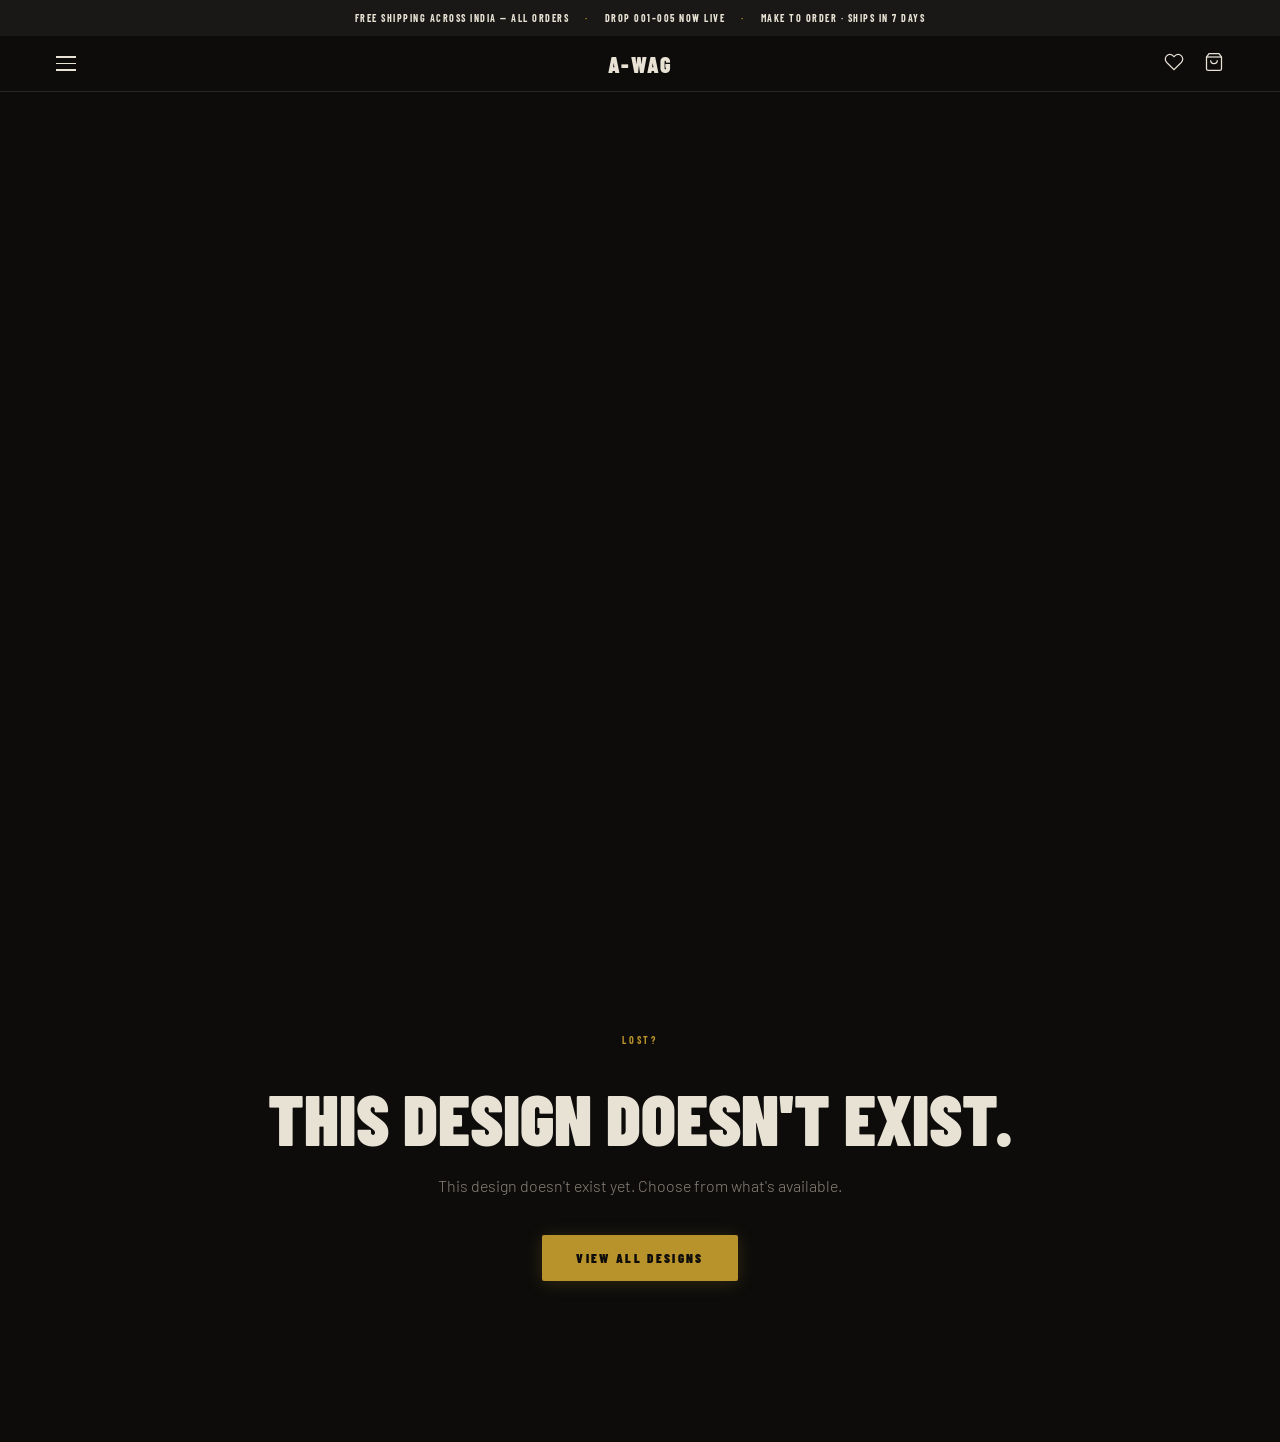
<file: product.html>
<!DOCTYPE html>
<html lang="en">
<head>
  <meta charset="UTF-8">
  <meta name="viewport" content="width=device-width, initial-scale=1.0">
  <title>A-WAG</title>
  <link rel="preconnect" href="https://fonts.googleapis.com">
  <link rel="preconnect" href="https://fonts.gstatic.com" crossorigin>
  <link href="https://fonts.googleapis.com/css2?family=Barlow+Condensed:wght@600;700;800;900&family=Barlow:wght@300;400&family=Cormorant+Garamond:ital,wght@0,400;1,300;1,400&display=swap" rel="stylesheet">
  <link rel="stylesheet" href="style.css">

  <!-- Google Analytics 4 — G-91LSYTJ5CD -->
  <script async src="https://www.googletagmanager.com/gtag/js?id=G-91LSYTJ5CD"></script>
  <script>
    window.dataLayer = window.dataLayer || [];
    function gtag(){dataLayer.push(arguments);}
    gtag('js', new Date());
    gtag('config', 'G-91LSYTJ5CD', {
      page_title: document.title,
      send_page_view: true
    });
  </script>
  <!-- Meta Pixel Code -->
  <script>
  !function(f,b,e,v,n,t,s)
  {if(f.fbq)return;n=f.fbq=function(){n.callMethod?
  n.callMethod.apply(n,arguments):n.queue.push(arguments)};
  if(!f._fbq)f._fbq=n;n.push=n;n.loaded=!0;n.version='2.0';
  n.queue=[];t=b.createElement(e);t.async=!0;
  t.src=v;s=b.getElementsByTagName(e)[0];
  s.parentNode.insertBefore(t,s)}(window, document,'script',
  'https://connect.facebook.net/en_US/fbevents.js');
  fbq('init', '828940853275665');
  fbq('track', 'PageView');
  </script>
  <noscript><img height="1" width="1" style="display:none"
  src="https://www.facebook.com/tr?id=828940853275665&ev=PageView&noscript=1"
  /></noscript>
  <!-- End Meta Pixel Code -->
</head>
<body>

  <!-- ANNOUNCEMENT BAR -->
  <div class="announcement-bar">
    <span>FREE SHIPPING ACROSS INDIA — ALL ORDERS</span>
    <span class="sep">·</span>
    <span>DROP 001–005 NOW LIVE</span>
    <span class="sep">·</span>
    <span>MAKE TO ORDER · SHIPS IN 7 DAYS</span>
  </div>

  <!-- NAVIGATION -->
  <nav class="nav" id="nav">
    <button class="nav-hamburger" id="hamburgerBtn" aria-label="Menu">
      <span></span><span></span><span></span>
    </button>
    <a href="index.html" class="nav-logo">A-WAG</a>
    <div class="nav-icons">
      <button class="nav-icon-btn" id="wishlistNavBtn" aria-label="Wishlist">
        <svg width="20" height="20" viewBox="0 0 24 24" fill="none" stroke="currentColor" stroke-width="1.5">
          <path d="M20.84 4.61a5.5 5.5 0 0 0-7.78 0L12 5.67l-1.06-1.06a5.5 5.5 0 0 0-7.78 7.78l1.06 1.06L12 21.23l7.78-7.78 1.06-1.06a5.5 5.5 0 0 0 0-7.78z"/>
        </svg>
        <span class="nav-badge" id="wishlistCount" style="display:none">0</span>
      </button>
      <button class="nav-icon-btn" id="cartNavBtn" aria-label="Cart">
        <svg width="20" height="20" viewBox="0 0 24 24" fill="none" stroke="currentColor" stroke-width="1.5">
          <path d="M6 2L3 6v14a2 2 0 0 0 2 2h14a2 2 0 0 0 2-2V6l-3-4z"/>
          <line x1="3" y1="6" x2="21" y2="6"/>
          <path d="M16 10a4 4 0 0 1-8 0"/>
        </svg>
        <span class="nav-badge" id="cartCount" style="display:none">0</span>
      </button>
    </div>
  </nav>

  <!-- MOBILE MENU -->
  <div class="mobile-menu" id="mobileMenu">
    <button class="mobile-menu-close" id="menuClose" aria-label="Close">✕</button>
    <nav class="mobile-nav-links">
      <a href="index.html#collections">Collections</a>
      <a href="index.html#shop">Shop</a>
      <a href="designers.html">Meet Designers</a>
      <a href="journal.html">Journal</a>
      <a href="index.html#contact">Contact</a>
    </nav>
    <div class="mobile-menu-footer">
      <p class="mobile-tagline">Ain't We All God?</p>
    </div>
  </div>
  <div class="menu-overlay" id="menuOverlay"></div>

  <!-- CART DRAWER -->
  <div class="cart-drawer" id="cartDrawer">
    <div class="cart-drawer-header">
      <h3>CART</h3>
      <button class="cart-close" id="cartClose">✕</button>
    </div>
    <div class="cart-items" id="cartItems">
      <div class="cart-empty">
        <p>Your cart is empty.</p>
        <p class="cart-empty-sub">The gods travel light.</p>
      </div>
    </div>
    <div class="cart-footer" id="cartFooter" style="display:none">
      <div class="cart-total">
        <span>Total</span>
        <span id="cartTotal">₹0</span>
      </div>
      <button class="btn-primary btn-block" id="checkoutBtn" onclick="initiateCheckout()">PROCEED TO PAYMENT</button>
    </div>
  </div>
  <div class="drawer-overlay" id="drawerOverlay"></div>

  <!-- SIZE GUIDE MODAL -->
  <div class="sgmodal-overlay" id="sizeGuideOverlay" onclick="closeSizeGuide()"></div>
  <div class="sgmodal" id="sizeGuideModal">
    <div class="sgmodal-header">
      <div>
        <p class="section-label" style="margin-bottom:4px">FIT REFERENCE</p>
        <h3 style="font-family:var(--font-condensed);font-size:22px;font-weight:900;letter-spacing:0.06em">SIZE GUIDE</h3>
      </div>
      <button class="sgmodal-close" onclick="closeSizeGuide()">✕</button>
    </div>
    <div class="sgmodal-body">
      <p class="size-guide-note">240 GSM oversized drop-shoulder crew. All measurements are <strong>garment half-chest laid flat</strong> in inches — double for full chest. The GOTS-certified organic cotton will ease by ½" over first 3 washes.</p>
      <table class="size-table">
        <thead>
          <tr><th>SIZE</th><th>HALF CHEST</th><th>LENGTH</th><th>SHOULDER</th></tr>
        </thead>
        <tbody>
          <tr><td>XS</td><td>19.5"</td><td>27"</td><td>17"</td></tr>
          <tr><td>S</td><td>21"</td><td>28"</td><td>18"</td></tr>
          <tr><td>M</td><td>22.5"</td><td>29"</td><td>19"</td></tr>
          <tr><td>L</td><td>24"</td><td>30"</td><td>20.5"</td></tr>
        </tbody>
      </table>
      <p class="size-guide-note" style="margin-top:16px">
        XS fits body chest 32–34" · S fits 34–36" · M fits 36–38" · L fits 38–42"<br>
        Oversized by design — if you want a tighter fit, size down. If in doubt, size up.
      </p>

      <!-- WOMEN'S GUIDE -->
      <div class="sg-women-guide">
        <p class="section-label" style="margin-bottom:6px">WOMEN'S SIZING</p>
        <p class="size-guide-note">Relaxed oversized cut — size down one for a standard fit. Stay your size for the full drape.</p>
        <table class="size-table sg-women-table">
          <thead>
            <tr><th>YOUR USUAL SIZE</th><th>A-WAG SIZE</th></tr>
          </thead>
          <tbody>
            <tr><td>Women's S</td><td>XS</td></tr>
            <tr><td>Women's M</td><td>S</td></tr>
            <tr><td>Women's L</td><td>M</td></tr>
            <tr><td>Women's XL</td><td>L</td></tr>
          </tbody>
        </table>
      </div>
    </div>
  </div>

  <!-- PRODUCT PAGE — JS renders into this -->
  <div id="productContent" class="product-page-wrap"></div>

  <!-- NOT FOUND — shown if id is missing/invalid -->
  <div id="productNotFound" class="product-not-found" style="display:none">
    <p class="section-label">LOST?</p>
    <h2 style="font-family:var(--font-condensed);font-size:clamp(36px,8vw,72px);font-weight:900;margin:16px 0">THIS DESIGN DOESN'T EXIST.</h2>
    <p style="color:var(--muted);margin-bottom:40px">This design doesn't exist yet. Choose from what's available.</p>
    <a href="index.html#shop" class="btn-primary">VIEW ALL DESIGNS</a>
  </div>

  <!-- FOOTER -->
  <footer class="footer" id="contact" style="display:none" id="pgFooter">
    <div class="footer-top">
      <div class="footer-brand">
        <p class="footer-logo">A-WAG</p>
        <p class="footer-tagline">Ain't We All God?</p>
        <p class="footer-desc">Premium Indian spiritual streetwear.<br>Made for those who are asking.</p>
      </div>
      <div class="footer-links">
        <div class="footer-col">
          <p class="footer-col-head">COLLECTIONS</p>
          <a href="index.html#shop" class="footer-link">All Designs</a>
          <a href="index.html#shop" class="footer-link">Akshar ∴</a>
          <a href="index.html#shop" class="footer-link">Bloom ⊕</a>
          <a href="index.html#shop" class="footer-link">Void ○</a>
          <a href="index.html#shop" class="footer-link">Witness ◉</a>
          <a href="index.html#shop" class="footer-link">Yaatra ◎</a>
        </div>
        <div class="footer-col">
          <p class="footer-col-head">INFO</p>
          <a href="index.html#philosophy" class="footer-link">Philosophy</a>
          <a href="index.html#journal" class="footer-link">Journal</a>
          <a href="#" class="footer-link" onclick="openSizeGuide();return false;">Size Guide</a>
          <a href="#" class="footer-link">Shipping</a>
        </div>
        <div class="footer-col">
          <p class="footer-col-head">CONNECT</p>
          <a href="https://www.instagram.com/aint.we.all.god/" target="_blank" rel="noopener" class="footer-link footer-insta">
            <svg width="16" height="16" viewBox="0 0 24 24" fill="none" stroke="currentColor" stroke-width="1.5" stroke-linecap="round" stroke-linejoin="round"><rect x="2" y="2" width="20" height="20" rx="5" ry="5"/><path d="M16 11.37A4 4 0 1 1 12.63 8 4 4 0 0 1 16 11.37z"/><line x1="17.5" y1="6.5" x2="17.51" y2="6.5"/></svg>
            @aint.we.all.god
          </a>
          <a href="mailto:aintweallgod@gmail.com" class="footer-link">aintweallgod@gmail.com</a>
        </div>
      </div>
    </div>
    <div class="footer-bottom">
      <p>© 2025 A-WAG. All rights reserved.</p>
      <p>Made to order. Ships in 7 days. Always.</p>
    </div>
  </footer>

  <!-- TOAST -->
  <div class="toast" id="toast"></div>

  <script src="products.js"></script>
  <script src="script.js"></script>
  <script>
  /* ── Product page state ── */
  var selectedSize = 'M';  // default selection

  /* ── Image gallery switcher ── */
  function switchImg(thumbEl) {
    document.getElementById('mainProductImg').src = thumbEl.dataset.img;
    document.querySelectorAll('.pg-thumb').forEach(function(t) { t.classList.remove('active'); });
    thumbEl.classList.add('active');
    thumbEl.blur();
  }

  function initImageSwipe() {
    var frame = document.querySelector('.product-img-frame');
    if (!frame) return;

    var startX = 0;
    var startY = 0;

    frame.addEventListener('touchstart', function(e) {
      startX = e.touches[0].clientX;
      startY = e.touches[0].clientY;
    }, { passive: true });

    frame.addEventListener('touchend', function(e) {
      var dx = e.changedTouches[0].clientX - startX;
      var dy = e.changedTouches[0].clientY - startY;

      // Only register horizontal swipe (not scroll)
      if (Math.abs(dx) < 40 || Math.abs(dx) < Math.abs(dy)) return;

      var thumbs = Array.from(document.querySelectorAll('.pg-thumb'));
      if (thumbs.length < 2) return;

      var activeIdx = thumbs.findIndex(function(t) { return t.classList.contains('active'); });
      var nextIdx;

      if (dx < 0) {
        // swipe left → next image
        nextIdx = (activeIdx + 1) % thumbs.length;
      } else {
        // swipe right → previous image
        nextIdx = (activeIdx - 1 + thumbs.length) % thumbs.length;
      }

      switchImg(thumbs[nextIdx]);

      // Scroll the thumb strip to keep the active thumb visible
      var strip = document.querySelector('.product-thumb-strip');
      if (strip) strip.scrollLeft = thumbs[nextIdx].offsetLeft - 8;
    }, { passive: true });
  }

  /* ── Size guide modal ── */
  function openSizeGuide() {
    document.getElementById('sizeGuideOverlay').style.display = 'block';
    document.getElementById('sizeGuideModal').classList.add('open');
    document.body.style.overflow = 'hidden';
  }
  function closeSizeGuide() {
    document.getElementById('sizeGuideOverlay').style.display = 'none';
    document.getElementById('sizeGuideModal').classList.remove('open');
    document.body.style.overflow = '';
  }

  /* ── Size selection ── */
  function selectSize(size) {
    selectedSize = size;
    document.querySelectorAll('.size-btn').forEach(function(btn) {
      btn.classList.toggle('active', btn.dataset.size === size);
    });
  }

  /* ── Add to cart from product page (includes size in ID) ── */
  function addToCartFromPage() {
    var params  = new URLSearchParams(window.location.search);
    var id      = params.get('id');
    var product = getProduct(id);
    if (!product) return;
    if (!selectedSize) { showToast('SELECT A SIZE FIRST'); return; }
    var cartId   = product.id + '-' + selectedSize;
    var cartName = product.name + ' / ' + selectedSize;
    addToCart(cartId, cartName, product.img);
  }

  /* ── Buy now — opens order form then goes to Razorpay ── */
  function buyNowFromPage() {
    var params  = new URLSearchParams(window.location.search);
    var id      = params.get('id');
    var product = getProduct(id);
    if (!product) return;
    if (!selectedSize) { showToast('SELECT A SIZE FIRST'); return; }

    var itemName = product.name + ' / ' + selectedSize;

    track('begin_checkout', {
      value: product.price, currency: 'INR', num_items: 1,
      item_id: product.id, item_name: itemName
    });

    // Open the order form in buy-now mode (single item, bypasses cart)
    openOrderForm({ buyNow: true, product: product, itemName: itemName });
  }

  /* ── Render product page HTML ── */
  function renderProductPage(product) {
    var related      = getRelated(product.id, 3);
    var otherPicks   = getOtherCollections(product.id, 4);
    var footer       = document.getElementById('pgFooter') || document.querySelector('.footer');

    /* ── helper: build a product card row ── */
    function buildCardRow(products) {
      return products.map(function(p) {
        return '<a href="product.html?id=' + p.id + '" class="related-card">'
          + '<div class="related-img-wrap"><img src="' + p.img + '" alt="' + p.name + '" loading="lazy" onerror="this.parentElement.style.background=\'#1A1816\';this.style.display=\'none\'"></div>'
          + '<div class="related-info">'
          + '<p class="related-collection-tag">' + p.symbol + ' ' + p.collection.toUpperCase() + '</p>'
          + '<p class="related-name">' + p.name + '</p>'
          + '<p class="related-colorway">' + p.colorway + '</p>'
          + '<p class="related-price">₹2,499</p>'
          + '</div></a>';
      }).join('');
    }

    var relatedHTML = '';
    if (related.length) {
      relatedHTML = '<section class="related-section">'
        + '<p class="section-label">MORE FROM ' + product.symbol + ' ' + product.collection.toUpperCase() + '</p>'
        + '<div class="related-grid">'
        + buildCardRow(related)
        + '</div></section>';
    }

    var otherHTML = '';
    if (otherPicks.length) {
      otherHTML = '<section class="related-section other-collections-section">'
        + '<div class="other-col-header">'
        + '<p class="section-label">OTHER COLLECTIONS</p>'
        + '<a href="index.html#shop" class="other-col-link">VIEW ALL →</a>'
        + '</div>'
        + '<div class="related-grid">'
        + buildCardRow(otherPicks)
        + '</div></section>';
    }

    // Build thumbnail strip for all available images
    var thumbImgs = [product.img];
    ['img2','img3','img4','img5','img6'].forEach(function(k) {
      if (product[k]) thumbImgs.push(product[k]);
    });
    var thumbLabels = ['front view','back view','lifestyle 1','lifestyle 2','lifestyle 3','lifestyle 4'];
    var thumbStripHTML = '';
    if (thumbImgs.length > 1) {
      thumbStripHTML = '<div class="product-thumb-strip">';
      thumbImgs.forEach(function(src, i) {
        var lbl = thumbLabels[i] || ('view ' + (i + 1));
        thumbStripHTML += '<button class="pg-thumb' + (i === 0 ? ' active' : '') + '" data-img="' + src + '" onclick="switchImg(this)" aria-label="' + lbl + '">'
          + '<img src="' + src + '" alt="' + product.name + ' — ' + lbl + '" loading="lazy">'
          + '</button>';
      });
      thumbStripHTML += '</div>';
    }

    document.getElementById('productContent').innerHTML =
      /* BREADCRUMB */
      '<nav class="pg-breadcrumb" aria-label="breadcrumb">'
        + '<a href="index.html">A-WAG</a>'
        + '<span class="bc-sep">·</span>'
        + '<a href="index.html#shop">' + product.collection.toUpperCase() + '</a>'
        + '<span class="bc-sep">·</span>'
        + '<span>' + product.name + '</span>'
      + '</nav>'

      /* TWO-COLUMN LAYOUT */
      + '<div class="product-layout">'

        /* LEFT — image */
        + '<div class="product-img-panel">'
          + '<div class="product-img-frame">'
            + '<img id="mainProductImg" src="' + product.img + '" alt="' + product.name + '" onerror="this.parentElement.style.background=\'#1A1816\';this.style.display=\'none\'">'
          + '</div>'
          + thumbStripHTML
          + '<div class="product-img-meta">'
            + '<span class="product-limited-badge">MAKE TO ORDER · SHIPS IN 7 DAYS</span>'
          + '</div>'
        + '</div>'

        /* RIGHT — details */
        + '<div class="product-detail-panel">'
          + '<p class="pg-signal">' + product.signal + '</p>'
          + '<p class="pg-collection-tag">' + product.symbol + ' ' + product.collection.toUpperCase() + '</p>'
          + '<h1 class="pg-title">' + product.name + '</h1>'
          + '<p class="pg-colorway">' + product.colorway + '</p>'

          + '<blockquote class="pg-philosophy">' + product.philosophy + '</blockquote>'

          + '<div class="pg-price-row">'
            + '<span class="pg-price">₹2,499</span>'
            + '<span class="pg-gst-note">Incl. all taxes · Free shipping across India</span>'
          + '</div>'

          /* SIZE */
          + '<div class="pg-size-selector">'
            + '<div class="pg-size-head">'
              + '<p class="pg-size-label">SIZE</p>'
              + '<button class="pg-size-guide-btn" onclick="openSizeGuide()">SIZE GUIDE →</button>'
            + '</div>'
            + '<div class="pg-size-row">'
              + ['XS','S','M','L'].map(function(s) {
                  return '<button class="size-btn' + (s === selectedSize ? ' active' : '') + '" data-size="' + s + '" onclick="selectSize(\'' + s + '\')">' + s + '</button>';
                }).join('')
            + '</div>'
          + '</div>'

          /* CTA */
          + '<div class="pg-cta-stack">'
            + '<button class="btn-primary btn-block" onclick="addToCartFromPage()">ADD TO CART</button>'
            + '<button class="btn-ghost btn-block" onclick="buyNowFromPage()">BUY NOW — ₹2,499</button>'
          + '</div>'

          /* TRUST BADGES */
          + '<div class="pg-trust-badges">'
            + '<div class="pg-trust-badge">'
              + '<svg viewBox="0 0 24 24" fill="none" stroke="currentColor" stroke-width="1.5"><path d="M12 22s8-4 8-10V5l-8-3-8 3v7c0 6 8 10 8 10z"/></svg>'
              + '<span>7 DAY RETURNS</span>'
            + '</div>'
            + '<div class="pg-trust-sep"></div>'
            + '<div class="pg-trust-badge">'
              + '<svg viewBox="0 0 24 24" fill="none" stroke="currentColor" stroke-width="1.5"><rect x="1" y="3" width="15" height="13" rx="1"/><path d="M16 8h4l3 5v3h-7V8z"/><circle cx="5.5" cy="18.5" r="2.5"/><circle cx="18.5" cy="18.5" r="2.5"/></svg>'
              + '<span>FREE SHIPPING</span>'
            + '</div>'
            + '<div class="pg-trust-sep"></div>'
            + '<div class="pg-trust-badge">'
              + '<svg viewBox="0 0 24 24" fill="none" stroke="currentColor" stroke-width="1.5"><path d="M12 2L2 7l10 5 10-5-10-5z"/><path d="M2 17l10 5 10-5"/><path d="M2 12l10 5 10-5"/></svg>'
              + '<span>MAKE TO ORDER</span>'
            + '</div>'
          + '</div>'

          /* PRODUCT META */
          + '<div class="pg-meta-strip">'
            + [
                ['FABRIC',   '240 GSM · 100% GOTS-certified organic cotton'],
                ['PRINT',    'Water-based ink · Bonds with cotton fibre · Doesn\'t crack or peel'],
                ['ORIGIN',   'Made in India · Artisan screen-printed'],
                ['CARE',     'Cold wash inside out · Shade dry · No tumble dry'],
                ['SHIPPING', 'Free across India · 5–7 working days'],
              ].map(function(row) {
                return '<div class="pg-meta-row"><span class="pg-meta-key">' + row[0] + '</span><span class="pg-meta-val">' + row[1] + '</span></div>';
              }).join('')
          + '</div>'

          /* ARTIST */
          + (product.artist
              ? '<div class="artist-section">'
                  + '<p class="artist-label">THE ARTIST</p>'
                  + '<div class="artist-profile">'
                    + '<div class="artist-avatar">' + product.artist.initials + '</div>'
                    + '<div class="artist-info">'
                      + '<p class="artist-name"><a href="designers.html" class="artist-name-link">' + product.artist.name + '</a></p>'
                      + '<p class="artist-role">' + product.artist.role + ' · ' + product.artist.location + '</p>'
                    + '</div>'
                  + '</div>'
                  + '<blockquote class="artist-quote">"' + product.artist.quote + '"</blockquote>'
                + '</div>'
              : '')

          + '<p class="pg-returns-note">'
            + 'XS · S · M · L — oversized drop-shoulder cut. XS fits body chest 32–34". S fits 34–36". M fits 36–38". L fits 38–42". <button class="inline-size-link" onclick="openSizeGuide()">Full size chart →</button><br><br>'
            + 'Made to order — we make yours when you place the order. Ships in 7 working days.<br>'
            + 'Size questions: <a href="mailto:aintweallgod@gmail.com">aintweallgod@gmail.com</a>'
          + '</p>'
        + '</div>'
      + '</div>'

      + relatedHTML
      + otherHTML

      + '<div class="back-to-shop"><a href="index.html#shop" class="btn-ghost">← ALL DESIGNS</a></div>';

    // Show footer now that content is rendered
    if (footer) footer.style.display = '';

    // Set correct default size active state
    selectSize(selectedSize);
  }

  /* ── INIT ── */
  document.addEventListener('DOMContentLoaded', function() {
    var params  = new URLSearchParams(window.location.search);
    var id      = params.get('id');
    var product = id ? getProduct(id) : null;

    if (!product) {
      document.getElementById('productNotFound').style.display = 'flex';
      document.title = 'A-WAG — Not Found';
      return;
    }

    document.title = 'A-WAG — ' + product.name;

    track('view_item', {
      item_id:       product.id,
      item_name:     product.name,
      item_category: product.collection,
      price:         product.price,
      currency:      'INR'
    });

    renderProductPage(product);
    if (typeof initCollectionIcons === 'function') initCollectionIcons();
    initImageSwipe();
  });
  </script>

  <!-- Razorpay — loaded last so it doesn't block paint -->
  <script src="https://checkout.razorpay.com/v1/checkout.js"></script>
</body>
</html>
</file>
<file: style.css>
/* =============================================
   A-WAG — Internal Test Site
   Mobile-first stylesheet
   ============================================= */

/* DESIGN TOKENS */
:root {
  --void-black: #0D0C0B;
  --near-black: #1A1816;
  --bone-white: #E8E2D5;
  --raw-linen: #F2EDE6;
  --sur-gold: #B8922A;
  --sur-gold-hover: #9E7A22;
  --muted: #8A8278;
  --border: rgba(232, 226, 213, 0.12);
  --border-light: rgba(232, 226, 213, 0.08);

  --font-condensed: 'Barlow Condensed', sans-serif;
  --font-body: 'Barlow', sans-serif;
  --font-serif: 'Cormorant Garamond', serif;

  --nav-height: 56px;
  --announcement-height: 36px;
  --total-header: calc(var(--nav-height) + var(--announcement-height));

  --radius: 2px;
  --transition: 0.24s ease;
}

/* RESET */
*, *::before, *::after { box-sizing: border-box; margin: 0; padding: 0; }
html { scroll-behavior: smooth; font-size: 16px; }
body {
  background: var(--void-black);
  color: var(--bone-white);
  font-family: var(--font-body);
  font-weight: 300;
  -webkit-font-smoothing: antialiased;
  overflow-x: hidden;
}
img { display: block; width: 100%; height: auto; }
a { text-decoration: none; color: inherit; }
button { cursor: pointer; border: none; background: none; font-family: inherit; }
input { font-family: inherit; }

/* =============================================
   ANNOUNCEMENT BAR
   ============================================= */
.announcement-bar {
  height: var(--announcement-height);
  background: var(--near-black);
  display: flex;
  align-items: center;
  justify-content: center;
  gap: 16px;
  font-family: var(--font-condensed);
  font-size: 10px;
  font-weight: 700;
  letter-spacing: 0.15em;
  color: var(--bone-white);
  overflow: hidden;
  white-space: nowrap;
}
.announcement-bar .sep { color: var(--sur-gold); }

/* =============================================
   NAVIGATION
   ============================================= */
.nav {
  position: sticky;
  top: 0;
  z-index: 100;
  height: var(--nav-height);
  background: var(--void-black);
  border-bottom: 1px solid var(--border);
  display: flex;
  align-items: center;
  justify-content: space-between;
  padding: 0 20px;
  backdrop-filter: blur(12px);
  -webkit-backdrop-filter: blur(12px);
}
.nav-logo {
  font-family: var(--font-condensed);
  font-size: 22px;
  font-weight: 900;
  letter-spacing: 0.08em;
  color: var(--bone-white);
  position: absolute;
  left: 50%;
  transform: translateX(-50%);
}
.nav-hamburger {
  display: flex;
  flex-direction: column;
  gap: 5px;
  padding: 8px;
}
.nav-hamburger span {
  display: block;
  width: 20px;
  height: 1.5px;
  background: var(--bone-white);
  transition: var(--transition);
}
.nav-icons { display: flex; gap: 4px; align-items: center; }
.nav-icon-btn {
  position: relative;
  padding: 8px;
  color: var(--bone-white);
  transition: color var(--transition);
}
.nav-icon-btn:hover { color: var(--sur-gold); }
.nav-badge {
  position: absolute;
  top: 4px;
  right: 4px;
  width: 16px;
  height: 16px;
  background: var(--sur-gold);
  color: var(--void-black);
  font-size: 9px;
  font-weight: 700;
  border-radius: 50%;
  display: flex;
  align-items: center;
  justify-content: center;
}

/* =============================================
   MOBILE MENU
   ============================================= */
.mobile-menu {
  position: fixed;
  top: 0;
  left: -100%;
  width: 80%;
  max-width: 320px;
  height: 100vh;
  background: var(--near-black);
  z-index: 200;
  padding: 80px 32px 40px;
  display: flex;
  flex-direction: column;
  transition: left 0.36s cubic-bezier(0.4, 0, 0.2, 1);
  border-right: 1px solid var(--border);
}
.mobile-menu.open { left: 0; }
.mobile-menu-close {
  position: absolute;
  top: 18px;
  right: 20px;
  font-size: 18px;
  color: var(--bone-white);
  padding: 8px;
  opacity: 0.6;
  transition: opacity var(--transition);
}
.mobile-menu-close:hover { opacity: 1; }
.mobile-nav-links {
  display: flex;
  flex-direction: column;
  gap: 2px;
}
.mobile-nav-links a {
  font-family: var(--font-condensed);
  font-size: 28px;
  font-weight: 800;
  letter-spacing: 0.04em;
  color: var(--bone-white);
  padding: 12px 0;
  border-bottom: 1px solid var(--border);
  transition: color var(--transition);
}
.mobile-nav-links a:hover { color: var(--sur-gold); }
.mobile-menu-footer { margin-top: auto; }
.mobile-tagline {
  font-family: var(--font-serif);
  font-style: italic;
  font-size: 14px;
  color: var(--muted);
}
.menu-overlay {
  position: fixed;
  inset: 0;
  background: rgba(0,0,0,0.7);
  z-index: 150;
  opacity: 0;
  pointer-events: none;
  transition: opacity 0.3s ease;
}
.menu-overlay.visible { opacity: 1; pointer-events: all; }

/* =============================================
   CART DRAWER
   ============================================= */
.cart-drawer {
  position: fixed;
  top: 0;
  right: -100%;
  width: 100%;
  max-width: 380px;
  height: 100vh;
  background: var(--near-black);
  z-index: 200;
  display: flex;
  flex-direction: column;
  transition: right 0.36s cubic-bezier(0.4, 0, 0.2, 1);
  border-left: 1px solid var(--border);
}
.cart-drawer.open { right: 0; }
.cart-drawer-header {
  display: flex;
  justify-content: space-between;
  align-items: center;
  padding: 20px 24px;
  border-bottom: 1px solid var(--border);
}
.cart-drawer-header h3 {
  font-family: var(--font-condensed);
  font-size: 16px;
  font-weight: 800;
  letter-spacing: 0.12em;
}
.cart-close {
  font-size: 18px;
  color: var(--bone-white);
  opacity: 0.6;
  padding: 4px;
  transition: opacity var(--transition);
}
.cart-close:hover { opacity: 1; }
.cart-items { flex: 1; overflow-y: auto; padding: 20px 24px; }
.cart-empty { display: flex; flex-direction: column; gap: 8px; padding-top: 40px; }
.cart-empty p { font-size: 14px; color: var(--muted); }
.cart-empty-sub { font-family: var(--font-serif); font-style: italic; font-size: 13px; }
.cart-item {
  display: grid;
  grid-template-columns: 72px 1fr auto;
  gap: 12px;
  padding: 16px 0;
  border-bottom: 1px solid var(--border);
  align-items: start;
}
.cart-item-img {
  width: 72px;
  height: 72px;
  object-fit: cover;
  border-radius: var(--radius);
}
.cart-item-name {
  font-family: var(--font-condensed);
  font-size: 13px;
  font-weight: 700;
  letter-spacing: 0.06em;
  margin-bottom: 4px;
}
.cart-item-price {
  font-size: 13px;
  font-weight: 300;
  color: var(--bone-white);
}
.cart-item-remove {
  font-size: 14px;
  color: var(--muted);
  padding: 4px;
  transition: color var(--transition);
}
.cart-item-remove:hover { color: var(--bone-white); }
.cart-footer { padding: 20px 24px; border-top: 1px solid var(--border); }
.cart-total {
  display: flex;
  justify-content: space-between;
  font-family: var(--font-condensed);
  font-size: 14px;
  font-weight: 700;
  letter-spacing: 0.08em;
  margin-bottom: 16px;
}
.drawer-overlay {
  position: fixed;
  inset: 0;
  background: rgba(0,0,0,0.7);
  z-index: 150;
  opacity: 0;
  pointer-events: none;
  transition: opacity 0.3s ease;
}
.drawer-overlay.visible { opacity: 1; pointer-events: all; }

/* =============================================
   BUTTONS
   ============================================= */
.btn-primary {
  display: inline-flex;
  align-items: center;
  justify-content: center;
  background: var(--sur-gold);
  color: var(--void-black);
  font-family: var(--font-condensed);
  font-size: 13px;
  font-weight: 800;
  letter-spacing: 0.14em;
  padding: 14px 28px;
  border-radius: var(--radius);
  transition: background var(--transition), transform var(--transition);
  white-space: nowrap;
}
.btn-primary:hover { background: var(--sur-gold-hover); transform: translateY(-1px); }
.btn-primary:active { transform: translateY(0); }

.btn-outline {
  display: inline-flex;
  align-items: center;
  justify-content: center;
  background: transparent;
  color: var(--bone-white);
  border: 1px solid rgba(232, 226, 213, 0.35);
  font-family: var(--font-condensed);
  font-size: 13px;
  font-weight: 700;
  letter-spacing: 0.14em;
  padding: 13px 28px;
  border-radius: var(--radius);
  transition: border-color var(--transition), color var(--transition), transform var(--transition);
  white-space: nowrap;
}
.btn-outline:hover {
  border-color: var(--bone-white);
  color: var(--bone-white);
  transform: translateY(-1px);
}

.btn-ghost {
  display: inline-flex;
  align-items: center;
  justify-content: center;
  background: transparent;
  color: var(--bone-white);
  border: 1px solid rgba(232, 226, 213, 0.25);
  font-family: var(--font-condensed);
  font-size: 13px;
  font-weight: 700;
  letter-spacing: 0.14em;
  padding: 13px 28px;
  border-radius: var(--radius);
  transition: border-color var(--transition), transform var(--transition);
  white-space: nowrap;
}
.btn-ghost:hover { border-color: rgba(232, 226, 213, 0.6); transform: translateY(-1px); }

.btn-block { width: 100%; }
.btn-sm { font-size: 11px; padding: 10px 16px; letter-spacing: 0.12em; }

/* =============================================
   SECTION HEADERS
   ============================================= */
.section-header { text-align: center; padding: 64px 20px 40px; }
.section-label {
  font-family: var(--font-condensed);
  font-size: 10px;
  font-weight: 700;
  letter-spacing: 0.22em;
  color: var(--sur-gold);
  margin-bottom: 12px;
}
.section-title {
  font-family: var(--font-condensed);
  font-size: clamp(32px, 8vw, 56px);
  font-weight: 900;
  letter-spacing: 0.04em;
  line-height: 0.95;
  color: var(--bone-white);
  margin-bottom: 16px;
}
.section-sub {
  font-family: var(--font-serif);
  font-style: italic;
  font-size: 15px;
  color: var(--muted);
  max-width: 400px;
  margin: 0 auto;
  line-height: 1.6;
}

/* =============================================
   HERO
   ============================================= */
.hero {
  min-height: calc(100svh - var(--total-header));
  display: flex;
  flex-direction: column;
  justify-content: center;
  padding: 60px 24px 80px;
  position: relative;
  overflow: hidden;
}
.hero::before {
  content: '';
  position: absolute;
  inset: 0;
  background: radial-gradient(ellipse at 20% 80%, rgba(184, 146, 42, 0.06) 0%, transparent 60%);
  pointer-events: none;
}
.hero-content { position: relative; z-index: 2; }
.hero-signal {
  display: flex;
  align-items: center;
  gap: 12px;
  margin-bottom: 24px;
}
.hero-headline {
  font-family: var(--font-condensed);
  font-size: clamp(64px, 22vw, 160px);
  font-weight: 900;
  line-height: 0.88;
  letter-spacing: -0.01em;
  color: var(--bone-white);
  margin-bottom: 24px;
}
.hero-sub {
  font-family: var(--font-serif);
  font-style: italic;
  font-size: 15px;
  line-height: 1.65;
  color: var(--muted);
  max-width: 280px;
  margin-bottom: 40px;
}
.hero-ctas { display: flex; flex-direction: column; gap: 12px; max-width: 280px; }
.hero-scroll-hint {
  position: absolute;
  bottom: 28px;
  left: 24px;
  display: flex;
  align-items: center;
  gap: 12px;
  z-index: 3;
}
.hero-scroll-hint span {
  font-family: var(--font-condensed);
  font-size: 9px;
  font-weight: 700;
  letter-spacing: 0.2em;
  color: var(--muted);
  writing-mode: horizontal-tb;
}
.hero-scroll-line {
  width: 40px;
  height: 1px;
  background: var(--border);
  position: relative;
  overflow: hidden;
}
.hero-scroll-line::after {
  content: '';
  position: absolute;
  top: 0;
  left: -100%;
  width: 100%;
  height: 100%;
  background: var(--sur-gold);
  animation: scrollPulse 2s ease-in-out infinite;
}
@keyframes scrollPulse {
  0% { left: -100%; }
  100% { left: 100%; }
}

/* =============================================
   PHILOSOPHY STRIP (MARQUEE)
   ============================================= */
.philosophy-strip {
  border-top: 1px solid var(--border);
  border-bottom: 1px solid var(--border);
  overflow: hidden;
  background: var(--near-black);
  padding: 14px 0;
}
.philosophy-track {
  display: flex;
  gap: 32px;
  white-space: nowrap;
  animation: marquee 28s linear infinite;
  font-family: var(--font-condensed);
  font-size: 11px;
  font-weight: 700;
  letter-spacing: 0.18em;
  color: var(--bone-white);
  width: max-content;
}
.philosophy-track:hover { animation-play-state: paused; }
.philosophy-track .dot { color: var(--sur-gold); }
@keyframes marquee {
  from { transform: translateX(0); }
  to { transform: translateX(-50%); }
}

/* =============================================
   COLLECTIONS SECTION
   ============================================= */
.collections-section { padding-bottom: 48px; }
.collections-scroll { overflow-x: auto; -webkit-overflow-scrolling: touch; padding: 0 20px 20px; }
.collections-scroll::-webkit-scrollbar { height: 2px; }
.collections-scroll::-webkit-scrollbar-track { background: transparent; }
.collections-scroll::-webkit-scrollbar-thumb { background: var(--border); }
.collections-track {
  display: flex;
  gap: 16px;
  width: max-content;
}
.collection-card {
  width: 260px;
  flex-shrink: 0;
  background: var(--near-black);
  border: 1px solid var(--border);
  border-radius: var(--radius);
  overflow: hidden;
  transition: transform var(--transition), border-color var(--transition);
}
.collection-card:hover { transform: translateY(-4px); border-color: rgba(232, 226, 213, 0.25); }
.collection-card-img-wrap {
  height: 300px;
  overflow: hidden;
}
.collection-card-img-wrap img {
  height: 100%;
  object-fit: cover;
  transition: transform 0.5s ease;
}
.collection-card:hover .collection-card-img-wrap img { transform: scale(1.03); }
.collection-card-info { padding: 20px; }
.collection-signal {
  font-family: var(--font-condensed);
  font-size: 10px;
  font-weight: 700;
  letter-spacing: 0.18em;
  color: var(--sur-gold);
  margin-bottom: 6px;
}
.collection-card h3 {
  font-family: var(--font-condensed);
  font-size: 22px;
  font-weight: 900;
  letter-spacing: 0.06em;
  color: var(--bone-white);
  margin-bottom: 8px;
}
.collection-desc {
  font-size: 12px;
  line-height: 1.6;
  color: var(--muted);
  margin-bottom: 16px;
}
.collection-link {
  font-family: var(--font-condensed);
  font-size: 11px;
  font-weight: 800;
  letter-spacing: 0.16em;
  color: var(--sur-gold);
  transition: letter-spacing var(--transition);
}
.collection-link:hover { letter-spacing: 0.22em; }

/* =============================================
   FEATURED PRODUCT
   ============================================= */
.featured-section {
  padding: 48px 20px;
  border-top: 1px solid var(--border);
  border-bottom: 1px solid var(--border);
}
.featured-inner {
  display: flex;
  flex-direction: column;
  gap: 32px;
  max-width: 1100px;
  margin: 0 auto;
}
.featured-img-wrap {
  border-radius: var(--radius);
  overflow: hidden;
  aspect-ratio: 3/4;
  max-height: 560px;
}
.featured-img {
  width: 100%;
  height: 100%;
  object-fit: cover;
}
.featured-content { display: flex; flex-direction: column; gap: 16px; }
.featured-collection {
  font-family: var(--font-condensed);
  font-size: 11px;
  font-weight: 700;
  letter-spacing: 0.2em;
  color: var(--sur-gold);
}
.featured-title {
  font-family: var(--font-condensed);
  font-size: clamp(40px, 10vw, 72px);
  font-weight: 900;
  letter-spacing: 0.02em;
  line-height: 0.9;
  color: var(--bone-white);
}
.featured-philosophy {
  font-family: var(--font-serif);
  font-style: italic;
  font-size: 15px;
  line-height: 1.8;
  color: var(--muted);
  padding-left: 16px;
  border-left: 2px solid var(--sur-gold);
}
.featured-detail {
  font-size: 12px;
  line-height: 1.7;
  color: var(--muted);
}
.size-label {
  font-family: var(--font-condensed);
  font-size: 10px;
  font-weight: 700;
  letter-spacing: 0.2em;
  color: var(--muted);
  margin-bottom: 10px;
}
.size-options { display: flex; gap: 8px; flex-wrap: wrap; }
.size-btn {
  width: 40px;
  height: 40px;
  border: 1px solid var(--border);
  border-radius: var(--radius);
  font-family: var(--font-condensed);
  font-size: 12px;
  font-weight: 700;
  letter-spacing: 0.06em;
  color: var(--bone-white);
  transition: border-color var(--transition), background var(--transition), color var(--transition);
}
.size-btn:hover { border-color: rgba(232, 226, 213, 0.5); }
.size-btn.active {
  background: var(--bone-white);
  color: var(--void-black);
  border-color: var(--bone-white);
}
.featured-price-row {
  display: flex;
  align-items: center;
  justify-content: space-between;
}
.price {
  font-family: var(--font-condensed);
  font-size: 28px;
  font-weight: 800;
  letter-spacing: 0.04em;
  color: var(--bone-white);
}
.wishlist-heart {
  font-size: 20px;
  color: var(--bone-white);
  opacity: 0.4;
  padding: 8px;
  transition: opacity var(--transition), color var(--transition);
  line-height: 1;
}
.wishlist-heart:hover { opacity: 0.8; }
.wishlist-heart.active { color: #c94a4a; opacity: 1; }
.featured-wish { opacity: 0.4; }
.featured-ctas { display: flex; flex-direction: column; gap: 10px; }
.featured-note {
  font-size: 11px;
  color: var(--muted);
  line-height: 1.6;
  padding-top: 4px;
}

/* =============================================
   SHOP / PRODUCT GRID
   ============================================= */
.shop-section { padding-bottom: 64px; }
.filter-bar {
  display: flex;
  gap: 8px;
  padding: 0 20px 32px;
  overflow-x: auto;
  -webkit-overflow-scrolling: touch;
  scrollbar-width: none;
}
.filter-bar::-webkit-scrollbar { display: none; }
.filter-pill {
  flex-shrink: 0;
  background: transparent;
  border: 1px solid var(--border);
  border-radius: 100px;
  font-family: var(--font-condensed);
  font-size: 11px;
  font-weight: 700;
  letter-spacing: 0.14em;
  color: var(--muted);
  padding: 8px 16px;
  transition: border-color var(--transition), color var(--transition), background var(--transition);
  white-space: nowrap;
}
.filter-pill:hover { border-color: rgba(232, 226, 213, 0.4); color: var(--bone-white); }
.filter-pill.active {
  background: var(--bone-white);
  border-color: var(--bone-white);
  color: var(--void-black);
}
.product-grid {
  display: grid;
  grid-template-columns: 1fr 1fr;
  gap: 2px;
  padding: 0 20px;
}
.product-card {
  background: var(--near-black);
  overflow: hidden;
  border-radius: var(--radius);
  transition: opacity var(--transition);
}
.product-card.hidden { display: none; }
.product-img-wrap {
  position: relative;
  aspect-ratio: 3/4;
  overflow: hidden;
}
.product-img-wrap img {
  width: 100%;
  height: 100%;
  object-fit: cover;
  transition: transform 0.5s ease;
}
.product-card:hover .product-img-wrap img { transform: scale(1.04); }
.product-img-wrap .wishlist-heart {
  position: absolute;
  top: 12px;
  right: 8px;
  font-size: 18px;
  z-index: 2;
  background: rgba(13, 12, 11, 0.5);
  width: 34px;
  height: 34px;
  display: flex;
  align-items: center;
  justify-content: center;
  border-radius: 50%;
  padding: 0;
  opacity: 0.7;
}
.product-overlay {
  position: absolute;
  bottom: 0;
  left: 0;
  right: 0;
  display: flex;
  flex-direction: column;
  gap: 6px;
  padding: 12px;
  background: linear-gradient(to top, rgba(13,12,11,0.95) 0%, transparent 100%);
  transform: translateY(100%);
  transition: transform 0.3s ease;
}
.product-card:hover .product-overlay { transform: translateY(0); }
.product-info { padding: 14px 12px 20px; }
.product-collection {
  font-family: var(--font-condensed);
  font-size: 9px;
  font-weight: 700;
  letter-spacing: 0.2em;
  color: var(--sur-gold);
  margin-bottom: 4px;
}
.product-name {
  font-family: var(--font-condensed);
  font-size: 15px;
  font-weight: 800;
  letter-spacing: 0.04em;
  color: var(--bone-white);
  margin-bottom: 4px;
  line-height: 1.2;
}
.product-ground {
  font-size: 10px;
  color: var(--muted);
  line-height: 1.5;
  margin-bottom: 10px;
}
.product-price-row { display: flex; align-items: center; justify-content: space-between; }
.product-price {
  font-family: var(--font-condensed);
  font-size: 16px;
  font-weight: 800;
  color: var(--bone-white);
}
.product-limited {
  font-family: var(--font-condensed);
  font-size: 9px;
  font-weight: 700;
  letter-spacing: 0.14em;
  color: var(--muted);
}

/* =============================================
   PHILOSOPHY SECTION
   ============================================= */
.philosophy-section {
  background: var(--near-black);
  border-top: 1px solid var(--border);
  border-bottom: 1px solid var(--border);
  padding: 80px 24px;
}
.philosophy-inner { max-width: 680px; margin: 0 auto; }
.philosophy-inner .section-label { text-align: left; }
.philosophy-quote {
  font-family: var(--font-serif);
  font-style: italic;
  font-size: clamp(22px, 5vw, 34px);
  font-weight: 300;
  line-height: 1.55;
  color: var(--bone-white);
  margin: 24px 0 12px;
  quotes: none;
  border: none;
  padding: 0;
}
.philosophy-attr {
  font-size: 12px;
  color: var(--muted);
  letter-spacing: 0.06em;
  margin-bottom: 48px;
}
.philosophy-pillars {
  display: flex;
  flex-direction: column;
  gap: 32px;
  border-top: 1px solid var(--border);
  padding-top: 40px;
}
.pillar-num {
  font-family: var(--font-condensed);
  font-size: 11px;
  font-weight: 700;
  letter-spacing: 0.18em;
  color: var(--sur-gold);
  margin-bottom: 8px;
}
.pillar h4 {
  font-family: var(--font-condensed);
  font-size: 18px;
  font-weight: 800;
  letter-spacing: 0.08em;
  color: var(--bone-white);
  margin-bottom: 6px;
}
.pillar p { font-size: 13px; line-height: 1.7; color: var(--muted); }

/* =============================================
   PROCESS STRIP
   ============================================= */
.process-strip {
  display: flex;
  align-items: center;
  justify-content: space-around;
  padding: 40px 20px;
  border-bottom: 1px solid var(--border);
  overflow-x: auto;
  gap: 0;
}
.process-item { text-align: center; flex: 1; min-width: 100px; padding: 0 12px; }
.process-num {
  font-family: var(--font-condensed);
  font-size: clamp(32px, 7vw, 52px);
  font-weight: 900;
  letter-spacing: -0.01em;
  color: var(--bone-white);
  line-height: 1;
  margin-bottom: 6px;
}
.process-label {
  font-family: var(--font-condensed);
  font-size: 9px;
  font-weight: 700;
  letter-spacing: 0.16em;
  color: var(--muted);
  line-height: 1.4;
}
.process-divider {
  width: 1px;
  height: 40px;
  background: var(--border);
  flex-shrink: 0;
}

/* =============================================
   JOURNAL
   ============================================= */
.journal-section { padding-bottom: 64px; }
.journal-grid {
  display: grid;
  grid-template-columns: 1fr;
  gap: 2px;
  padding: 0 20px;
}
.journal-card {
  background: var(--near-black);
  border: 1px solid var(--border);
  border-radius: var(--radius);
  overflow: hidden;
  transition: border-color var(--transition);
}
.journal-card:hover { border-color: rgba(232, 226, 213, 0.2); }
.journal-card-content { padding: 28px 24px; }
.journal-tag {
  font-family: var(--font-condensed);
  font-size: 10px;
  font-weight: 700;
  letter-spacing: 0.2em;
  color: var(--sur-gold);
  margin-bottom: 12px;
}
.journal-card h3 {
  font-family: var(--font-condensed);
  font-size: 20px;
  font-weight: 800;
  letter-spacing: 0.02em;
  color: var(--bone-white);
  line-height: 1.25;
  margin-bottom: 12px;
}
.journal-card p { font-size: 13px; line-height: 1.7; color: var(--muted); margin-bottom: 20px; }
.journal-read {
  font-family: var(--font-condensed);
  font-size: 11px;
  font-weight: 800;
  letter-spacing: 0.18em;
  color: var(--sur-gold);
  transition: letter-spacing var(--transition);
}
.journal-read:hover { letter-spacing: 0.24em; }

/* =============================================
   NEWSLETTER
   ============================================= */
.newsletter-section {
  background: var(--near-black);
  border-top: 1px solid var(--border);
  border-bottom: 1px solid var(--border);
  padding: 80px 24px;
}
.newsletter-inner { max-width: 480px; margin: 0 auto; text-align: center; }
.newsletter-inner .section-label { margin-bottom: 16px; }
.newsletter-inner h2 {
  font-family: var(--font-condensed);
  font-size: clamp(32px, 8vw, 52px);
  font-weight: 900;
  letter-spacing: 0.02em;
  line-height: 0.95;
  color: var(--bone-white);
  margin-bottom: 16px;
}
.newsletter-sub { font-size: 13px; line-height: 1.7; color: var(--muted); margin-bottom: 32px; }
.newsletter-form { display: flex; flex-direction: column; gap: 10px; margin-bottom: 16px; }
.newsletter-input {
  background: transparent;
  border: 1px solid var(--border);
  border-radius: var(--radius);
  padding: 14px 16px;
  color: var(--bone-white);
  font-size: 14px;
  font-weight: 300;
  outline: none;
  transition: border-color var(--transition);
}
.newsletter-input::placeholder { color: var(--muted); }
.newsletter-input:focus { border-color: rgba(232, 226, 213, 0.4); }
.newsletter-fine { font-size: 11px; color: var(--muted); }

/* =============================================
   FOOTER
   ============================================= */
.footer { padding: 60px 24px 40px; border-top: 1px solid var(--border); }
.footer-top { display: flex; flex-direction: column; gap: 40px; margin-bottom: 48px; }
.footer-brand { display: flex; flex-direction: column; gap: 8px; }
.footer-logo {
  font-family: var(--font-condensed);
  font-size: 28px;
  font-weight: 900;
  letter-spacing: 0.06em;
  color: var(--bone-white);
}
.footer-tagline {
  font-family: var(--font-serif);
  font-style: italic;
  font-size: 14px;
  color: var(--sur-gold);
}
.footer-desc { font-size: 13px; line-height: 1.7; color: var(--muted); max-width: 240px; }
.footer-links { display: grid; grid-template-columns: 1fr 1fr 1fr; gap: 24px; }
.footer-col-head {
  font-family: var(--font-condensed);
  font-size: 10px;
  font-weight: 700;
  letter-spacing: 0.2em;
  color: var(--muted);
  margin-bottom: 12px;
}
.footer-col { display: flex; flex-direction: column; gap: 6px; }
.footer-link {
  font-size: 13px;
  color: var(--bone-white);
  opacity: 0.7;
  transition: opacity var(--transition);
}
.footer-link:hover { opacity: 1; }
.footer-insta {
  display: inline-flex;
  align-items: center;
  gap: 7px;
}
.footer-insta svg { flex-shrink: 0; }
.footer-bottom {
  display: flex;
  flex-direction: column;
  gap: 4px;
  border-top: 1px solid var(--border);
  padding-top: 24px;
}
.footer-bottom p { font-size: 11px; color: var(--muted); line-height: 1.6; }

/* =============================================
   TOAST
   ============================================= */
.toast {
  position: fixed;
  bottom: 24px;
  left: 50%;
  transform: translateX(-50%) translateY(100px);
  background: var(--bone-white);
  color: var(--void-black);
  font-family: var(--font-condensed);
  font-size: 12px;
  font-weight: 800;
  letter-spacing: 0.12em;
  padding: 12px 24px;
  border-radius: var(--radius);
  z-index: 500;
  transition: transform 0.3s ease, opacity 0.3s ease;
  opacity: 0;
  white-space: nowrap;
  pointer-events: none;
}
.toast.show { transform: translateX(-50%) translateY(0); opacity: 1; }

/* =============================================
   TABLET / DESKTOP — 768px+
   ============================================= */
@media (min-width: 768px) {
  .announcement-bar { font-size: 10px; }

  .hero { padding: 80px 48px 100px; }
  .hero-ctas { flex-direction: row; }

  .featured-inner { flex-direction: row; align-items: flex-start; gap: 48px; }
  .featured-img-wrap { flex: 0 0 48%; max-height: none; }
  .featured-content { flex: 1; padding-top: 12px; }

  .product-grid { grid-template-columns: repeat(3, 1fr); gap: 3px; }

  .philosophy-pillars { flex-direction: row; gap: 0; }
  .pillar { flex: 1; padding-right: 32px; border-right: 1px solid var(--border); margin-right: 32px; }
  .pillar:last-child { border-right: none; margin-right: 0; padding-right: 0; }

  .journal-grid { grid-template-columns: 1fr 1fr; }
  .journal-card--large { grid-column: 1 / -1; }

  .footer-top { flex-direction: row; gap: 64px; }
  .newsletter-form { flex-direction: row; }

  .collections-scroll { padding: 0 48px 20px; }
  .collection-card { width: 300px; }
}

@media (min-width: 1024px) {
  .nav { padding: 0 48px; }
  .hero { padding: 100px 72px 120px; }
  .product-grid { grid-template-columns: repeat(4, 1fr); gap: 4px; padding: 0 48px; }
  .filter-bar { padding: 0 48px 32px; }
  .section-header { padding: 80px 48px 48px; }
  .journal-grid { grid-template-columns: 2fr 1fr 1fr; }
  .journal-card--large { grid-column: 1; }
  .footer { padding: 80px 72px 48px; }
}

@media (min-width: 1440px) {
  .product-grid { max-width: 1400px; margin: 0 auto; grid-template-columns: repeat(5, 1fr); }
}

/* SCROLLBAR */
::-webkit-scrollbar { width: 4px; }
::-webkit-scrollbar-track { background: var(--void-black); }
::-webkit-scrollbar-thumb { background: var(--border); border-radius: 2px; }

/* =============================================
   HERO CANVAS
   ============================================= */
/* Hero image slider */
.hero-slider {
  position: absolute;
  inset: 0;
  z-index: 0;
}
.hero-slide {
  position: absolute;
  inset: 0;
  background-size: cover;
  background-position: center top;
  background-repeat: no-repeat;
  opacity: 0;
  transition: opacity 1s ease;
  display: block;
  cursor: pointer;
}
.hero-slide.active { opacity: 1; }

/* Dark gradient so headline stays legible over the photo */
.hero-slider-overlay {
  position: absolute;
  inset: 0;
  z-index: 1;
  background: linear-gradient(
    to right,
    rgba(10,9,8,0.72) 0%,
    rgba(10,9,8,0.38) 55%,
    rgba(10,9,8,0.18) 100%
  );
  pointer-events: none;
}

/* Slide indicator dots */
.hero-dots {
  position: absolute;
  bottom: 28px;
  left: 24px;
  display: flex;
  gap: 8px;
  z-index: 3;
}
.hero-dot {
  width: 20px;
  height: 2px;
  background: rgba(232,226,213,0.3);
  border: none;
  padding: 0;
  cursor: pointer;
  transition: background 0.3s, width 0.3s;
}
.hero-dot.active {
  background: var(--sur-gold);
  width: 36px;
}

/* =============================================
   BRAND PHILOSOPHY SECTION
   ============================================= */
.brand-philosophy-section {
  padding: 80px 24px;
  border-top: 1px solid var(--border);
}
.brand-philosophy-inner { max-width: 860px; }
.brand-philosophy-headline {
  font-family: var(--font-condensed);
  font-size: clamp(40px, 8vw, 80px);
  font-weight: 900;
  letter-spacing: -0.01em;
  text-transform: uppercase;
  margin: 16px 0 40px;
  line-height: 1;
}
.brand-philosophy-body {
  display: flex;
  flex-direction: column;
  gap: 20px;
  margin-bottom: 56px;
}
.brand-philosophy-body p {
  font-family: var(--font-serif);
  font-size: 18px;
  line-height: 1.7;
  color: var(--bone-white);
  max-width: 680px;
}
.brand-philosophy-body p:first-child {
  font-size: 22px;
  font-style: italic;
  color: var(--sur-gold);
}
.brand-philosophy-sources {
  display: grid;
  grid-template-columns: 1fr 1fr;
  gap: 1px;
  background: var(--border);
  border: 1px solid var(--border);
}
.source-item {
  background: var(--void-black);
  padding: 24px;
}
.source-tradition {
  font-family: var(--font-condensed);
  font-size: 10px;
  font-weight: 700;
  letter-spacing: 0.2em;
  color: var(--sur-gold);
  margin-bottom: 8px;
}
.source-text {
  font-family: var(--font-serif);
  font-size: 15px;
  line-height: 1.5;
  color: var(--muted);
}

/* =============================================
   FABRIC & SLOW FASHION SECTION
   ============================================= */
.fabric-section {
  padding: 80px 0;
  border-top: 1px solid var(--border);
}
.fabric-inner { padding: 0 24px; }
.fabric-header { margin-bottom: 56px; }
.fabric-grid {
  display: grid;
  grid-template-columns: 1fr 1fr;
  gap: 1px;
  background: var(--border);
  border: 1px solid var(--border);
  margin-bottom: 48px;
}
.fabric-block {
  background: var(--void-black);
  padding: 32px 28px;
}
.fabric-block--feature {
  grid-column: 1 / -1;
  display: flex;
  align-items: flex-start;
  gap: 24px;
  padding: 40px 28px;
  background: var(--near-black);
}
.fabric-num {
  font-family: var(--font-condensed);
  font-size: clamp(72px, 14vw, 120px);
  font-weight: 900;
  line-height: 1;
  color: var(--sur-gold);
  flex-shrink: 0;
}
.fabric-gsm-label {
  font-family: var(--font-condensed);
  font-size: 28px;
  font-weight: 700;
  letter-spacing: 0.1em;
  color: var(--bone-white);
  margin-top: 16px;
  margin-bottom: 12px;
}
.fabric-gsm-desc {
  font-size: 14px;
  line-height: 1.65;
  color: var(--muted);
  max-width: 420px;
}
.fabric-block-sym {
  font-size: 22px;
  color: var(--sur-gold);
  margin-bottom: 12px;
}
.fabric-block h4 {
  font-family: var(--font-condensed);
  font-size: 13px;
  font-weight: 700;
  letter-spacing: 0.18em;
  color: var(--bone-white);
  margin-bottom: 10px;
}
.fabric-block p {
  font-size: 13px;
  line-height: 1.65;
  color: var(--muted);
}
.fabric-statement {
  font-family: var(--font-serif);
  font-size: 18px;
  font-style: italic;
  line-height: 1.6;
  color: var(--bone-white);
  border-left: 2px solid var(--sur-gold);
  padding-left: 24px;
  max-width: 560px;
}

/* =============================================
   RAGA TEASER SECTION
   ============================================= */
.raga-teaser-section {
  padding: 100px 24px;
  text-align: center;
  border-top: 1px solid var(--border);
  border-bottom: 1px solid var(--border);
  background: var(--near-black);
}
.raga-teaser-inner { max-width: 640px; margin: 0 auto; }
.raga-symbol {
  font-family: var(--font-condensed);
  font-size: 80px;
  font-weight: 900;
  color: var(--sur-gold);
  line-height: 1;
  margin: 16px 0 8px;
}
.raga-teaser-title {
  font-family: var(--font-condensed);
  font-size: clamp(60px, 14vw, 120px);
  font-weight: 900;
  text-transform: uppercase;
  line-height: 0.9;
  margin-bottom: 16px;
  letter-spacing: -0.02em;
}
.raga-teaser-tagline {
  font-family: var(--font-condensed);
  font-size: 12px;
  font-weight: 700;
  letter-spacing: 0.22em;
  color: var(--sur-gold);
  margin-bottom: 32px;
}
.raga-teaser-desc {
  font-family: var(--font-serif);
  font-size: 16px;
  line-height: 1.75;
  color: var(--muted);
  margin-bottom: 40px;
}
.raga-list {
  display: flex;
  flex-wrap: wrap;
  justify-content: center;
  gap: 8px 4px;
  margin-bottom: 48px;
}
.raga-list span {
  font-family: var(--font-condensed);
  font-size: 11px;
  font-weight: 700;
  letter-spacing: 0.15em;
  color: var(--muted);
}
.raga-sep { color: var(--sur-gold) !important; }

/* =============================================
   JOURNAL — UPDATED CARD HEIGHT
   ============================================= */
.journal-card p {
  font-size: 13px;
  line-height: 1.65;
  color: var(--muted);
  margin-top: 12px;
  display: -webkit-box;
  -webkit-line-clamp: 5;
  -webkit-box-orient: vertical;
  overflow: hidden;
}
.journal-card--large p {
  -webkit-line-clamp: 8;
}

/* =============================================
   RESPONSIVE — NEW SECTIONS
   ============================================= */
@media (min-width: 768px) {
  .brand-philosophy-section { padding: 100px 48px; }
  .brand-philosophy-sources { grid-template-columns: repeat(4, 1fr); }
  .fabric-inner { padding: 0 48px; }
  .fabric-grid { grid-template-columns: repeat(4, 1fr); }
  .fabric-block--feature { grid-column: 1 / -1; }
  .raga-teaser-section { padding: 120px 48px; }
}
@media (min-width: 1024px) {
  .brand-philosophy-section { padding: 120px 72px; }
  .fabric-inner { padding: 0 72px; }
}

/* =============================================
   PRODUCT PAGE
   ============================================= */

/* ── Wrapper ── */
.product-page-wrap {
  min-height: 80vh;
  padding-top: 80px; /* clear sticky nav */
}

/* ── Not found ── */
.product-not-found {
  min-height: 70vh;
  display: flex;
  flex-direction: column;
  align-items: center;
  justify-content: center;
  text-align: center;
  padding: 40px 24px;
  padding-top: 100px;
}

/* ── Breadcrumb ── */
.pg-breadcrumb {
  padding: 20px 24px;
  font-family: var(--font-body);
  font-size: 11px;
  font-weight: 400;
  letter-spacing: 0.12em;
  text-transform: uppercase;
  color: var(--muted);
  border-bottom: 1px solid var(--border);
}
.pg-breadcrumb a {
  color: var(--muted);
  text-decoration: none;
  transition: color 0.2s;
}
.pg-breadcrumb a:hover { color: var(--bone-white); }
.bc-sep { margin: 0 10px; opacity: 0.4; }
.pg-breadcrumb span:last-child { color: var(--bone-white); }

/* ── Two-column layout ── */
.product-layout {
  display: grid;
  grid-template-columns: 1fr;
  gap: 0;
  max-width: 1200px;
  margin: 0 auto;
}
@media (min-width: 900px) {
  .product-layout {
    grid-template-columns: 55% 45%;
    min-height: 80vh;
  }
}

/* ── Image panel ── */
.product-img-panel {
  position: relative;
  background: var(--near-black);
  border-bottom: 1px solid var(--border);
}
@media (min-width: 900px) {
  .product-img-panel {
    border-bottom: none;
    border-right: 1px solid var(--border);
    position: sticky;
    top: 72px;
    height: calc(100vh - 72px);
    overflow: hidden;
  }
}
.product-img-frame {
  width: 100%;
  height: 0;
  padding-bottom: 100%;
  position: relative;
  overflow: hidden;
  touch-action: pan-y;
  cursor: grab;
  user-select: none;
}
.product-img-frame:active { cursor: grabbing; }
@media (min-width: 900px) {
  .product-img-frame {
    height: 100%;
    padding-bottom: 0;
    position: absolute;
    inset: 0;
  }
}
.product-img-frame img {
  position: absolute;
  inset: 0;
  width: 100%;
  height: 100%;
  object-fit: cover;
  object-position: center top;
}
.product-img-meta {
  position: absolute;
  bottom: 16px;
  left: 16px;
}
.product-limited-badge {
  font-family: var(--font-body);
  font-size: 10px;
  font-weight: 400;
  letter-spacing: 0.18em;
  text-transform: uppercase;
  color: var(--sur-gold);
  background: rgba(13,12,11,0.7);
  padding: 6px 12px;
  border: 1px solid rgba(184,146,42,0.25);
}

/* ── Detail panel ── */
.product-detail-panel {
  padding: 40px 24px 60px;
  display: flex;
  flex-direction: column;
  gap: 0;
}
@media (min-width: 768px) {
  .product-detail-panel { padding: 48px 40px 80px; }
}
@media (min-width: 1200px) {
  .product-detail-panel { padding: 56px 56px 80px; }
}

.pg-signal {
  font-family: var(--font-body);
  font-size: 10px;
  font-weight: 400;
  letter-spacing: 0.22em;
  text-transform: uppercase;
  color: var(--muted);
  margin-bottom: 6px;
}
.pg-collection-tag {
  font-family: var(--font-body);
  font-size: 11px;
  font-weight: 400;
  letter-spacing: 0.2em;
  text-transform: uppercase;
  color: var(--sur-gold);
  margin-bottom: 12px;
}
.pg-title {
  font-family: var(--font-condensed);
  font-size: clamp(32px, 6vw, 52px);
  font-weight: 900;
  text-transform: uppercase;
  letter-spacing: 0.04em;
  color: var(--bone-white);
  line-height: 1.0;
  margin-bottom: 10px;
}
.pg-colorway {
  font-family: var(--font-body);
  font-size: 13px;
  font-weight: 300;
  color: var(--muted);
  letter-spacing: 0.04em;
  margin-bottom: 24px;
}

/* ── Philosophy quote ── */
.pg-philosophy {
  font-family: var(--font-serif);
  font-style: italic;
  font-size: clamp(15px, 2vw, 17px);
  font-weight: 300;
  line-height: 1.7;
  color: var(--bone-white);
  border-left: 2px solid var(--sur-gold);
  padding-left: 20px;
  margin: 0 0 28px;
}

/* ── Price ── */
.pg-price-row {
  display: flex;
  align-items: baseline;
  gap: 14px;
  margin-bottom: 32px;
  padding-bottom: 28px;
  border-bottom: 1px solid var(--border);
}
.pg-price {
  font-family: var(--font-condensed);
  font-size: 28px;
  font-weight: 700;
  color: var(--bone-white);
  letter-spacing: 0.02em;
}
.pg-gst-note {
  font-family: var(--font-body);
  font-size: 11px;
  font-weight: 300;
  color: var(--muted);
  letter-spacing: 0.06em;
}

/* ── Size selector ── */
.pg-size-selector {
  margin-bottom: 28px;
}
.pg-size-head {
  display: flex;
  justify-content: space-between;
  align-items: center;
  margin-bottom: 12px;
}
.pg-size-label {
  font-family: var(--font-body);
  font-size: 10px;
  font-weight: 400;
  letter-spacing: 0.2em;
  text-transform: uppercase;
  color: var(--muted);
}
.pg-size-guide-btn {
  font-family: var(--font-body);
  font-size: 10px;
  font-weight: 400;
  letter-spacing: 0.14em;
  text-transform: uppercase;
  color: var(--sur-gold);
  background: none;
  border: none;
  cursor: pointer;
  padding: 0;
  transition: opacity 0.2s;
}
.pg-size-guide-btn:hover { opacity: 0.7; }

.pg-size-row {
  display: flex;
  gap: 8px;
  flex-wrap: wrap;
}
.size-btn {
  min-width: 48px;
  height: 48px;
  padding: 0 12px;
  background: transparent;
  border: 1px solid var(--border);
  color: var(--bone-white);
  font-family: var(--font-body);
  font-size: 13px;
  font-weight: 400;
  letter-spacing: 0.06em;
  cursor: pointer;
  transition: border-color 0.2s, background 0.2s, color 0.2s;
}
.size-btn:hover {
  border-color: var(--bone-white);
}
.size-btn.active {
  background: var(--bone-white);
  border-color: var(--bone-white);
  color: var(--void-black);
  font-weight: 700;
}

/* ── CTA buttons ── */
.pg-cta-stack {
  display: flex;
  flex-direction: column;
  gap: 12px;
  margin-bottom: 32px;
}

/* ── Trust badges ── */
.pg-trust-badges {
  display: flex;
  align-items: center;
  gap: 0;
  border: 1px solid var(--border);
  margin-bottom: 28px;
}
.pg-trust-badge {
  flex: 1;
  display: flex;
  flex-direction: column;
  align-items: center;
  gap: 7px;
  padding: 14px 8px;
  text-align: center;
}
.pg-trust-badge svg {
  width: 18px;
  height: 18px;
  color: var(--sur-gold);
  flex-shrink: 0;
}
.pg-trust-badge span {
  font-family: var(--font-body);
  font-size: 8px;
  font-weight: 600;
  letter-spacing: 0.18em;
  text-transform: uppercase;
  color: var(--muted);
  line-height: 1.3;
}
.pg-trust-sep {
  width: 1px;
  height: 40px;
  background: var(--border);
  flex-shrink: 0;
}

/* ── Product meta strip ── */
.pg-meta-strip {
  border-top: 1px solid var(--border);
  padding-top: 24px;
  margin-bottom: 20px;
  display: flex;
  flex-direction: column;
  gap: 12px;
}
.pg-meta-row {
  display: grid;
  grid-template-columns: 80px 1fr;
  gap: 12px;
}
.pg-meta-key {
  font-family: var(--font-body);
  font-size: 10px;
  font-weight: 400;
  letter-spacing: 0.16em;
  text-transform: uppercase;
  color: var(--muted);
  padding-top: 1px;
}
.pg-meta-val {
  font-family: var(--font-body);
  font-size: 13px;
  font-weight: 300;
  color: var(--bone-white);
  line-height: 1.55;
}

/* ── Returns note ── */
.pg-returns-note {
  font-family: var(--font-body);
  font-size: 12px;
  font-weight: 300;
  color: var(--muted);
  line-height: 1.6;
}
.pg-returns-note a {
  color: var(--sur-gold);
  text-decoration: none;
}
.pg-returns-note a:hover { text-decoration: underline; }

/* ── Related products ── */
.related-section {
  padding: 60px 24px;
  border-top: 1px solid var(--border);
  max-width: 1200px;
  margin: 0 auto;
}
.related-section .section-label { margin-bottom: 28px; }

.related-grid {
  display: grid;
  grid-template-columns: repeat(auto-fill, minmax(220px, 1fr));
  gap: 1px;
  background: var(--border);
}
.related-card {
  background: var(--void-black);
  text-decoration: none;
  display: block;
  transition: background 0.2s;
}
.related-card:hover { background: var(--near-black); }
.related-img-wrap {
  aspect-ratio: 1;
  overflow: hidden;
  background: var(--near-black);
}
.related-img-wrap img {
  width: 100%;
  height: 100%;
  object-fit: cover;
  object-position: center top;
  display: block;
  transition: transform 0.5s ease;
}
.related-card:hover .related-img-wrap img { transform: scale(1.03); }
.related-info { padding: 16px 16px 20px; }
.related-name {
  font-family: var(--font-condensed);
  font-size: 15px;
  font-weight: 700;
  text-transform: uppercase;
  letter-spacing: 0.06em;
  color: var(--bone-white);
  margin-bottom: 4px;
}
.related-colorway {
  font-family: var(--font-body);
  font-size: 11px;
  font-weight: 300;
  color: var(--muted);
  margin-bottom: 8px;
}
.related-price {
  font-family: var(--font-condensed);
  font-size: 14px;
  font-weight: 600;
  color: var(--sur-gold);
}

/* ── Back to shop ── */
.back-to-shop {
  text-align: center;
  padding: 40px 24px 80px;
  border-top: 1px solid var(--border);
}

/* ── Size guide modal ── */
.sgmodal-overlay {
  display: none;
  position: fixed;
  inset: 0;
  background: rgba(13,12,11,0.7);
  z-index: 900;
  backdrop-filter: blur(4px);
}
.sgmodal {
  position: fixed;
  bottom: 0;
  left: 0;
  right: 0;
  z-index: 901;
  background: var(--near-black);
  border-top: 1px solid var(--border);
  transform: translateY(100%);
  transition: transform 0.35s cubic-bezier(0.32,0.72,0,1);
  max-height: 80vh;
  overflow-y: auto;
}
@media (min-width: 600px) {
  .sgmodal {
    top: 50%;
    left: 50%;
    right: auto;
    bottom: auto;
    transform: translate(-50%, -40%);
    opacity: 0;
    transition: transform 0.3s ease, opacity 0.3s ease;
    width: 460px;
    border: 1px solid var(--border);
    border-radius: 2px;
    max-height: 90vh;
  }
  .sgmodal.open {
    transform: translate(-50%, -50%);
    opacity: 1;
  }
}
.sgmodal.open { transform: translateY(0); }
.sgmodal-header {
  display: flex;
  justify-content: space-between;
  align-items: flex-start;
  padding: 28px 24px 20px;
  border-bottom: 1px solid var(--border);
}
.sgmodal-close {
  background: none;
  border: none;
  color: var(--muted);
  font-size: 18px;
  cursor: pointer;
  padding: 0;
  line-height: 1;
  transition: color 0.2s;
}
.sgmodal-close:hover { color: var(--bone-white); }
.sgmodal-body { padding: 24px; }
.size-guide-note {
  font-family: var(--font-body);
  font-size: 13px;
  font-weight: 300;
  color: var(--muted);
  line-height: 1.6;
  margin-bottom: 20px;
}
.size-table {
  width: 100%;
  border-collapse: collapse;
  font-family: var(--font-body);
  font-size: 13px;
}
.size-table th {
  font-size: 10px;
  letter-spacing: 0.16em;
  text-transform: uppercase;
  color: var(--muted);
  font-weight: 400;
  padding: 8px 12px;
  text-align: left;
  border-bottom: 1px solid var(--border);
}
.size-table td {
  padding: 12px 12px;
  color: var(--bone-white);
  border-bottom: 1px solid var(--border-light);
  font-weight: 300;
}
.size-table tr:last-child td { border-bottom: none; }
.size-table td:first-child {
  font-weight: 700;
  letter-spacing: 0.06em;
}

/* ── Inline size guide trigger ── */
.inline-size-link {
  background: none;
  border: none;
  padding: 0;
  font-family: var(--font-body);
  font-size: 12px;
  font-weight: 400;
  color: var(--sur-gold);
  cursor: pointer;
  text-decoration: underline;
  text-underline-offset: 2px;
}

/* ── Other collections section ── */
.other-collections-section {
  border-top: 1px solid var(--border);
}
.other-col-header {
  display: flex;
  justify-content: space-between;
  align-items: center;
  margin-bottom: 28px;
}
.other-col-link {
  font-family: var(--font-body);
  font-size: 10px;
  font-weight: 400;
  letter-spacing: 0.18em;
  text-transform: uppercase;
  color: var(--sur-gold);
  text-decoration: none;
  transition: opacity 0.2s;
}
.other-col-link:hover { opacity: 0.7; }

/* Collection tag on related cards */
.related-collection-tag {
  font-family: var(--font-body);
  font-size: 10px;
  font-weight: 400;
  letter-spacing: 0.16em;
  text-transform: uppercase;
  color: var(--sur-gold);
  margin-bottom: 4px;
}

/* ── Product card links (index.html — hover cursor) ── */
.product-card .product-img-wrap { cursor: pointer; }
.product-card .product-name   { cursor: pointer; }
.product-card .product-name:hover { color: var(--sur-gold); transition: color 0.2s; }


/* =============================================
   BRAND ORIGIN SECTION
   ============================================= */
.brand-origin-section {
  padding: 80px 24px;
  border-top: 1px solid var(--border);
  text-align: center;
}
.brand-origin-inner {
  max-width: 560px;
  margin: 0 auto;
}
.brand-origin-statement {
  font-family: var(--font-serif);
  font-style: italic;
  font-size: clamp(20px, 2.8vw, 26px);
  line-height: 1.8;
  color: var(--bone-white);
  margin-bottom: 32px;
}
.brand-origin-sources {
  display: flex;
  flex-wrap: wrap;
  align-items: center;
  justify-content: center;
  gap: 10px 14px;
  font-family: var(--font-body);
  font-size: 9px;
  font-weight: 400;
  letter-spacing: 0.24em;
  text-transform: uppercase;
  color: var(--muted);
}
.origin-dot { color: var(--sur-gold); }

/* =============================================
   COLLECTION SPOTLIGHT
   ============================================= */
.spotlight-section {
  border-top: 1px solid var(--border);
}
.spotlight-header {
  padding: 56px 24px 40px;
  text-align: center;
}
.spotlight-grid {
  display: grid;
  grid-template-columns: repeat(5, 1fr);
  gap: 1px;
  background: var(--border);
  border-top: 1px solid var(--border);
}
.spotlight-card {
  display: block;
  background: var(--void-black);
  overflow: hidden;
  text-decoration: none;
  transition: background var(--transition);
  cursor: pointer;
}
.spotlight-card:hover { background: var(--near-black); }
.spotlight-img-wrap {
  position: relative;
  width: 100%;
  aspect-ratio: 2/3;
  overflow: hidden;
}
.spotlight-img-wrap img {
  width: 100%;
  height: 100%;
  object-fit: cover;
  transition: transform 0.55s ease;
}
.spotlight-card:hover .spotlight-img-wrap img { transform: scale(1.05); }
.spotlight-collection-tag {
  position: absolute;
  bottom: 0;
  left: 0;
  right: 0;
  font-family: var(--font-body);
  font-size: 9px;
  font-weight: 400;
  letter-spacing: 0.22em;
  text-transform: uppercase;
  color: var(--sur-gold);
  background: linear-gradient(to top, rgba(13,12,11,0.88) 0%, transparent 100%);
  padding: 28px 14px 10px;
}
.spotlight-body {
  padding: 16px 14px 22px;
  border-top: 1px solid var(--border);
}
.spotlight-name {
  font-family: var(--font-condensed);
  font-size: clamp(15px, 1.3vw, 19px);
  font-weight: 900;
  text-transform: uppercase;
  letter-spacing: 0.06em;
  color: var(--bone-white);
  margin-bottom: 7px;
  line-height: 1.1;
}
.spotlight-line {
  font-family: var(--font-serif);
  font-style: italic;
  font-size: 12px;
  color: var(--muted);
  line-height: 1.6;
  margin-bottom: 14px;
}
.spotlight-cta {
  display: inline-block;
  font-family: var(--font-condensed);
  font-size: 10px;
  font-weight: 700;
  letter-spacing: 0.18em;
  text-transform: uppercase;
  color: var(--sur-gold);
  border-bottom: 1px solid rgba(184,146,42,0.3);
  padding-bottom: 2px;
  transition: color var(--transition), border-color var(--transition);
}
.spotlight-card:hover .spotlight-cta {
  color: var(--bone-white);
  border-bottom-color: rgba(232,226,213,0.35);
}
@media (max-width: 1100px) {
  .spotlight-grid { grid-template-columns: repeat(3, 1fr); }
}
@media (max-width: 620px) {
  .spotlight-grid { grid-template-columns: repeat(2, 1fr); }
}

/* =============================================
   JOURNAL ACTIONS
   ============================================= */
.journal-actions {
  display: flex;
  align-items: center;
  gap: 20px;
  margin-top: 16px;
  flex-wrap: wrap;
}
.journal-collection-link {
  font-family: var(--font-condensed);
  font-size: 11px;
  font-weight: 700;
  letter-spacing: 0.16em;
  text-transform: uppercase;
  color: var(--sur-gold);
  text-decoration: none;
  border-bottom: 1px solid rgba(184,146,42,0.35);
  padding-bottom: 2px;
  transition: color var(--transition), border-color var(--transition);
}
.journal-collection-link:hover {
  color: var(--bone-white);
  border-bottom-color: rgba(232,226,213,0.4);
}

/* =============================================
   UI/UX UPGRADE — BUTTONS
   ============================================= */

/* Primary button — more authority, depth, hover impact */
.btn-primary {
  padding: 15px 34px;
  font-weight: 900;
  letter-spacing: 0.18em;
  box-shadow: 0 2px 18px rgba(184,146,42,0.22);
  transition: background var(--transition), transform var(--transition), box-shadow var(--transition);
}
.btn-primary:hover {
  background: var(--sur-gold-hover);
  transform: translateY(-2px);
  box-shadow: 0 8px 28px rgba(184,146,42,0.38);
}
.btn-primary:active {
  transform: translateY(0);
  box-shadow: 0 2px 10px rgba(184,146,42,0.2);
}

/* Ghost button — visible from the start, crisp hover */
.btn-ghost {
  border: 1px solid rgba(232, 226, 213, 0.38);
  font-weight: 700;
  letter-spacing: 0.18em;
  transition: border-color var(--transition), background var(--transition), transform var(--transition);
}
.btn-ghost:hover {
  border-color: var(--bone-white);
  background: rgba(232,226,213,0.06);
  transform: translateY(-2px);
}

/* Checkout block button */
.btn-block.btn-primary {
  font-size: 14px;
  letter-spacing: 0.2em;
  padding: 17px 34px;
}

/* =============================================
   UI/UX UPGRADE — PRODUCT CARDS
   ============================================= */

/* Position context for gold reveal */
.product-card { position: relative; }

/* Gold accent bar animates in from left on hover */
.product-card::after {
  content: '';
  position: absolute;
  bottom: 0;
  left: 0;
  right: 0;
  height: 2px;
  background: var(--sur-gold);
  transform: scaleX(0);
  transform-origin: left center;
  transition: transform 0.32s ease;
  z-index: 2;
}
.product-card:hover::after { transform: scaleX(1); }

/* Slightly larger product name for legibility */
.product-name {
  font-size: clamp(15px, 1.1vw, 17px);
  line-height: 1.15;
}

/* Make product-limited badge more distinctive */
.product-limited {
  font-size: 8px;
  letter-spacing: 0.18em;
  opacity: 0.75;
  border: 1px solid rgba(184,146,42,0.4);
  padding: 3px 7px;
  color: var(--sur-gold);
}

/* =============================================
   UI/UX UPGRADE — NEWSLETTER
   ============================================= */
.newsletter-input:focus {
  border-color: var(--sur-gold) !important;
  box-shadow: 0 0 0 1px rgba(184,146,42,0.25);
}

/* =============================================
   UI/UX UPGRADE — SECTION LABELS
   ============================================= */
/* Slightly more gold pop on section labels */
.section-label {
  color: var(--sur-gold);
  letter-spacing: 0.28em;
}


/* =============================================
   PRODUCT PAGE — THUMBNAIL GALLERY STRIP
   ============================================= */
.product-thumb-strip {
  display: flex;
  gap: 8px;
  margin-top: 10px;
  overflow-x: auto;
  scroll-snap-type: x mandatory;
  -webkit-overflow-scrolling: touch;
  scrollbar-width: none;          /* Firefox */
  -ms-overflow-style: none;       /* IE */
}
.product-thumb-strip::-webkit-scrollbar { display: none; }
.pg-thumb {
  width: 64px;
  height: 80px;
  overflow: hidden;
  border: 1px solid var(--border);
  flex-shrink: 0;
  padding: 0;
  cursor: pointer;
  background: var(--near-black);
  transition: border-color var(--transition);
  scroll-snap-align: start;
}
.pg-thumb img {
  width: 100%;
  height: 100%;
  object-fit: cover;
  display: block;
  transition: opacity var(--transition);
}
.pg-thumb.active {
  border-color: var(--sur-gold);
}
.pg-thumb:not(.active) img { opacity: 0.55; }
.pg-thumb.active img      { opacity: 1; }
.pg-thumb:not(.active):hover {
  border-color: rgba(232,226,213,0.45);
}
.pg-thumb:not(.active):hover img { opacity: 0.8; }


/* =============================================
   PRODUCT PAGE — ARTIST PROFILE BLOCK
   ============================================= */
.artist-section {
  border-top: 1px solid var(--border);
  padding: 28px 0 4px;
  margin-top: 28px;
}
.artist-label {
  font-family: var(--font-body);
  font-size: 9px;
  font-weight: 400;
  letter-spacing: 0.28em;
  text-transform: uppercase;
  color: var(--sur-gold);
  margin-bottom: 18px;
  display: block;
}
.artist-profile {
  display: flex;
  align-items: center;
  gap: 14px;
  margin-bottom: 18px;
}
.artist-avatar {
  width: 46px;
  height: 46px;
  border-radius: 50%;
  border: 1px solid rgba(184,146,42,0.45);
  background: var(--near-black);
  display: flex;
  align-items: center;
  justify-content: center;
  font-family: var(--font-condensed);
  font-size: 14px;
  font-weight: 900;
  letter-spacing: 0.04em;
  color: var(--sur-gold);
  flex-shrink: 0;
}
.artist-info { flex: 1; min-width: 0; }
.artist-name {
  font-family: var(--font-condensed);
  font-size: 15px;
  font-weight: 800;
  letter-spacing: 0.07em;
  text-transform: uppercase;
  color: var(--bone-white);
  line-height: 1.2;
}
.artist-role {
  font-family: var(--font-serif);
  font-style: italic;
  font-size: 12px;
  color: var(--muted);
  margin-top: 3px;
  line-height: 1.4;
}
.artist-quote {
  font-family: var(--font-serif);
  font-style: italic;
  font-size: 14px;
  line-height: 1.75;
  color: var(--bone-white);
  border-left: 2px solid var(--sur-gold);
  padding-left: 16px;
  margin: 0;
  opacity: 0.92;
}


/* =============================================
   NAV — ACTIVE STATE FOR CURRENT PAGE
   ============================================= */
.mobile-nav-links a.active-nav {
  color: var(--sur-gold);
}

/* ── Collection icons (Canva motifs) ─────────── */
.col-icon {
  display: inline-block;
  width: 38px;
  height: 38px;
  vertical-align: middle;
  margin-right: 8px;
  flex-shrink: 0;
  object-fit: contain;
  opacity: 0.95;
  position: relative;
  top: -1px;
}
/* Filter pills */
.filter-pill .col-icon {
  width: 28px;
  height: 28px;
  margin-right: 7px;
}
/* Spotlight section cards */
.spotlight-collection-tag .col-icon {
  width: 34px;
  height: 34px;
  margin-right: 8px;
}
/* PDP collection tag — largest */
.pg-collection-tag .col-icon {
  width: 48px;
  height: 48px;
  margin-right: 12px;
}
/* Hero signal bar — all 5 side by side */
.hero-signal .col-icon {
  width: 48px;
  height: 48px;
  margin: 0;
  top: 0;
  opacity: 0.9;
}
/* Designers page collection tags */
.artist-collection-tag .col-icon {
  width: 36px;
  height: 36px;
  margin-right: 10px;
}

/* Spotlight cards — artist character line */
.spotlight-artist-line {
  font-family: var(--font-serif);
  font-style: italic;
  font-size: 12px;
  color: var(--muted);
  line-height: 1.55;
  margin: 6px 0 10px;
  opacity: 0.88;
}
.spotlight-artist-name {
  font-style: normal;
  font-family: var(--font-body);
  font-size: 10px;
  font-weight: 400;
  letter-spacing: 0.1em;
  text-transform: uppercase;
  color: var(--sur-gold);
}

/* Artist name link on product page */
.artist-name-link {
  color: var(--bone-white);
  text-decoration: none;
  border-bottom: 1px solid rgba(184,146,42,0.4);
  transition: color var(--transition), border-color var(--transition);
}
.artist-name-link:hover {
  color: var(--sur-gold);
  border-color: var(--sur-gold);
}

/* =============================================
   SIZE GUIDE SECTION
   ============================================= */
.size-guide-section {
  padding: 80px 24px;
  border-top: 1px solid var(--border);
  scroll-margin-top: 56px;
}
.size-guide-inner { max-width: 860px; }
.size-guide-header { margin-bottom: 40px; }

.size-guide-unisex-bar {
  display: flex;
  align-items: center;
  gap: 12px;
  margin-bottom: 40px;
  flex-wrap: wrap;
}
.unisex-pill {
  font-family: var(--font-condensed);
  font-size: 11px;
  font-weight: 700;
  letter-spacing: 0.18em;
  color: var(--void-black);
  background: var(--sur-gold);
  padding: 5px 12px;
  display: inline-block;
}
.unisex-divider { color: var(--border); }
.unisex-note {
  font-family: var(--font-condensed);
  font-size: 11px;
  letter-spacing: 0.12em;
  color: var(--muted);
  text-transform: uppercase;
}

.size-table-wrap { margin-bottom: 56px; overflow-x: auto; }
.size-table {
  width: 100%;
  border-collapse: collapse;
  border: 1px solid var(--border);
}
.size-table th {
  font-family: var(--font-condensed);
  font-size: 10px;
  font-weight: 700;
  letter-spacing: 0.18em;
  color: var(--sur-gold);
  text-align: left;
  padding: 14px 20px;
  border-bottom: 1px solid var(--border);
  background: var(--near-black);
  white-space: nowrap;
}
.size-table td {
  font-family: var(--font-body);
  font-size: 13px;
  font-weight: 300;
  color: var(--bone-white);
  padding: 14px 20px;
  border-bottom: 1px solid var(--border);
}
.size-table tbody tr:last-child td { border-bottom: none; }
.size-table tbody tr:hover td { background: var(--near-black); }
.size-label {
  font-family: var(--font-condensed);
  font-size: 16px;
  font-weight: 900;
  color: var(--bone-white);
  letter-spacing: 0.05em;
}
.size-table-note {
  font-size: 11px;
  color: var(--muted);
  margin-top: 12px;
  font-style: italic;
}

.women-guide {
  border-top: 1px solid var(--border);
  padding-top: 48px;
}
.women-guide-header { margin-bottom: 32px; }
.women-guide-title {
  font-family: var(--font-condensed);
  font-size: clamp(28px, 6vw, 48px);
  font-weight: 900;
  text-transform: uppercase;
  margin-top: 10px;
  line-height: 1;
}
.women-guide-grid {
  display: grid;
  grid-template-columns: 1fr 1fr;
  gap: 1px;
  background: var(--border);
  border: 1px solid var(--border);
  margin-bottom: 32px;
}
.women-guide-item {
  background: var(--void-black);
  padding: 24px;
}
.women-size-tag {
  font-family: var(--font-condensed);
  font-size: 11px;
  font-weight: 700;
  letter-spacing: 0.15em;
  color: var(--sur-gold);
  margin-bottom: 8px;
  text-transform: uppercase;
}
.women-guide-item p:not(.women-size-tag) {
  font-size: 13px;
  line-height: 1.6;
  color: var(--muted);
}
.women-guide-note {
  font-family: var(--font-serif);
  font-style: italic;
  font-size: 16px;
  line-height: 1.6;
  color: var(--bone-white);
  border-left: 2px solid var(--sur-gold);
  padding-left: 20px;
  max-width: 480px;
}

/* =============================================
   PRODUCT CARD — UNISEX + SIZE PILLS
   ============================================= */
.product-unisex {
  font-family: var(--font-condensed);
  font-size: 9px;
  font-weight: 700;
  letter-spacing: 0.2em;
  color: var(--sur-gold);
  margin-bottom: 6px;
  text-transform: uppercase;
}
.product-sizes {
  display: flex;
  gap: 6px;
  margin-bottom: 10px;
  flex-wrap: wrap;
}
.product-size-pill {
  font-family: var(--font-condensed);
  font-size: 10px;
  font-weight: 700;
  letter-spacing: 0.1em;
  color: var(--muted);
  border: 1px solid var(--border);
  padding: 3px 8px;
  cursor: pointer;
  transition: color var(--transition), border-color var(--transition);
}
.product-size-pill:hover {
  color: var(--bone-white);
  border-color: rgba(232, 226, 213, 0.4);
}

@media (min-width: 768px) {
  .size-guide-section { padding: 100px 48px; }
  .women-guide-grid { grid-template-columns: repeat(4, 1fr); }
}
@media (min-width: 1024px) {
  .size-guide-section { padding: 120px 72px; }
}

/* =============================================
   UNISEX CARD — above shop grid
   ============================================= */
.unisex-card {
  display: flex;
  align-items: center;
  justify-content: space-between;
  gap: 16px;
  padding: 16px 24px;
  background: var(--near-black);
  border-top: 1px solid var(--border);
  border-bottom: 1px solid var(--border);
  flex-wrap: wrap;
}
.unisex-card-left {
  display: flex;
  align-items: center;
  gap: 14px;
  flex: 1;
  min-width: 0;
}
.unisex-card-pill {
  font-family: var(--font-condensed);
  font-size: 10px;
  font-weight: 700;
  letter-spacing: 0.18em;
  color: var(--void-black);
  background: var(--sur-gold);
  padding: 4px 10px;
  white-space: nowrap;
  flex-shrink: 0;
}
.unisex-card-line {
  font-size: 12px;
  color: var(--muted);
  line-height: 1.4;
}
.unisex-card-sizes {
  display: flex;
  gap: 8px;
  flex-shrink: 0;
}
.unisex-card-sizes span {
  font-family: var(--font-condensed);
  font-size: 12px;
  font-weight: 700;
  letter-spacing: 0.1em;
  color: var(--bone-white);
  border: 1px solid var(--border);
  padding: 4px 10px;
}
.unisex-card-link {
  font-family: var(--font-condensed);
  font-size: 10px;
  font-weight: 700;
  letter-spacing: 0.18em;
  color: var(--sur-gold);
  white-space: nowrap;
  flex-shrink: 0;
  transition: opacity var(--transition);
}
.unisex-card-link:hover { opacity: 0.7; }
@media (min-width: 768px) {
  .unisex-card { padding: 16px 48px; flex-wrap: nowrap; }
}
@media (min-width: 1024px) {
  .unisex-card { padding: 16px 72px; }
}

/* =============================================
   UNISEX BAND — above collection spotlight
   ============================================= */
.unisex-band {
  border-top: 1px solid var(--border);
  border-bottom: 1px solid var(--border);
  background: var(--near-black);
  padding: 14px 24px;
}
.unisex-band-inner {
  display: flex;
  align-items: center;
  gap: 12px;
  flex-wrap: wrap;
  max-width: 1200px;
  margin: 0 auto;
}
.unisex-band-pill {
  font-family: var(--font-condensed);
  font-size: 10px;
  font-weight: 700;
  letter-spacing: 0.18em;
  color: var(--void-black);
  background: var(--sur-gold);
  padding: 3px 10px;
  flex-shrink: 0;
}
.unisex-band-divider {
  color: var(--border);
  flex-shrink: 0;
}
.unisex-band-text {
  font-family: var(--font-condensed);
  font-size: 11px;
  letter-spacing: 0.1em;
  color: var(--muted);
  text-transform: uppercase;
  flex: 1;
}
.unisex-band-sizes {
  font-family: var(--font-condensed);
  font-size: 12px;
  font-weight: 700;
  letter-spacing: 0.15em;
  color: var(--bone-white);
  flex-shrink: 0;
}
@media (min-width: 768px) {
  .unisex-band { padding: 14px 48px; }
}
@media (min-width: 1024px) {
  .unisex-band { padding: 14px 72px; }
}

/* ── WOMEN'S SIZE GUIDE (inside sgmodal) ── */
.sg-women-guide {
  margin-top: 28px;
  padding-top: 24px;
  border-top: 1px solid var(--border);
}
/* Reference column (their usual size) — de-emphasised */
.sg-women-table td:first-child {
  color: var(--muted);
  font-weight: 400;
  letter-spacing: 0.04em;
}
/* A-WAG size column — gold, bold: the answer they need */
.sg-women-table td:last-child {
  color: var(--sur-gold);
  font-weight: 700;
  letter-spacing: 0.1em;
}


/* =============================================
   ORDER FORM MODAL  (of- prefix)
   ============================================= */
.of-modal {
  position: fixed;
  inset: 0;
  z-index: 1200;
  display: flex;
  align-items: flex-start;
  justify-content: center;
  overflow-y: auto;
  padding: 32px 16px 48px;
  opacity: 0;
  pointer-events: none;
  transition: opacity 0.28s ease;
}
.of-modal.active {
  opacity: 1;
  pointer-events: all;
}
.of-backdrop {
  position: fixed;
  inset: 0;
  background: rgba(8,7,6,0.92);
  backdrop-filter: blur(6px);
  -webkit-backdrop-filter: blur(6px);
  z-index: 0;
}
.of-panel {
  position: relative;
  z-index: 1;
  background: var(--near-black);
  border: 1px solid var(--border);
  width: 100%;
  max-width: 580px;
  transform: translateY(18px);
  transition: transform 0.28s ease;
}
.of-modal.active .of-panel { transform: translateY(0); }

/* ── Header ──────────────────────────── */
.of-header {
  display: flex;
  align-items: flex-start;
  justify-content: space-between;
  padding: 22px 24px 18px;
  border-bottom: 1px solid var(--border);
  position: sticky;
  top: 0;
  background: var(--near-black);
  z-index: 2;
}
.of-eyebrow {
  font-family: var(--font-body);
  font-size: 9px;
  letter-spacing: 0.28em;
  color: var(--sur-gold);
  margin-bottom: 5px;
}
.of-title {
  font-family: var(--font-condensed);
  font-size: 20px;
  font-weight: 900;
  letter-spacing: 0.08em;
  color: var(--bone-white);
}
.of-close {
  background: none;
  border: none;
  color: var(--muted);
  font-size: 15px;
  cursor: pointer;
  padding: 4px 0 4px 12px;
  transition: color var(--transition);
  flex-shrink: 0;
  margin-top: 2px;
}
.of-close:hover { color: var(--bone-white); }

/* ── Order summary strip ─────────────── */
.of-summary {
  padding: 12px 24px;
  background: rgba(255,255,255,0.025);
  border-bottom: 1px solid var(--border);
  font-family: var(--font-body);
  font-size: 11px;
  letter-spacing: 0.1em;
  color: var(--muted);
  line-height: 1.6;
}
.of-summary strong { color: var(--sur-gold); }

/* ── Sections ────────────────────────── */
.of-section {
  padding: 22px 24px 8px;
  border-bottom: 1px solid var(--border);
}
.of-section-label {
  font-family: var(--font-body);
  font-size: 9px;
  letter-spacing: 0.28em;
  text-transform: uppercase;
  color: var(--sur-gold);
  margin-bottom: 18px;
}

/* ── Fields ──────────────────────────── */
.of-field { margin-bottom: 16px; }
.of-label {
  display: block;
  font-family: var(--font-body);
  font-size: 9px;
  letter-spacing: 0.2em;
  color: var(--muted);
  margin-bottom: 6px;
}
.of-req { color: var(--sur-gold); }
.of-input {
  width: 100%;
  background: rgba(255,255,255,0.04);
  border: 1px solid var(--border);
  color: var(--bone-white);
  font-family: var(--font-body);
  font-size: 13px;
  padding: 10px 12px;
  outline: none;
  transition: border-color 0.2s;
  box-sizing: border-box;
  -webkit-appearance: none;
  border-radius: 0;
}
.of-input::placeholder { color: rgba(200,192,176,0.28); }
.of-input:focus { border-color: var(--sur-gold); }
.of-input[readonly] { opacity: 0.45; cursor: default; }
.of-input.of-invalid { border-color: #c0392b !important; }
.of-err {
  display: block;
  font-size: 10px;
  color: #e05252;
  margin-top: 4px;
  min-height: 14px;
  letter-spacing: 0.04em;
}
.of-row {
  display: grid;
  grid-template-columns: 1fr 1fr;
  gap: 12px;
}
/* date input colour fix */
.of-input[type="date"] { color-scheme: dark; }

/* ── Gift section ────────────────────── */
.of-gift-toggle {
  display: flex;
  align-items: center;
  gap: 10px;
  cursor: pointer;
  margin-bottom: 16px;
}
.of-gift-toggle input[type="checkbox"] {
  position: absolute; opacity: 0; width: 0; height: 0;
}
.of-gift-box {
  flex-shrink: 0;
  width: 18px;
  height: 18px;
  border: 1px solid var(--border);
  background: rgba(255,255,255,0.04);
  position: relative;
  transition: background 0.2s, border-color 0.2s;
}
.of-gift-toggle input:checked ~ .of-gift-box {
  background: var(--sur-gold);
  border-color: var(--sur-gold);
}
.of-gift-toggle input:checked ~ .of-gift-box::after {
  content: '';
  position: absolute;
  left: 5px; top: 2px;
  width: 5px; height: 9px;
  border: 2px solid #0d0c0b;
  border-top: none; border-left: none;
  transform: rotate(45deg);
}
.of-gift-label-text {
  display: flex;
  flex-direction: column;
  gap: 2px;
}
.of-gift-title {
  font-family: var(--font-body);
  font-size: 11px;
  font-weight: 600;
  letter-spacing: 0.14em;
  color: var(--bone-white);
}
.of-gift-price {
  font-family: var(--font-body);
  font-size: 10px;
  letter-spacing: 0.1em;
  color: var(--sur-gold);
}
.of-gift-details {
  display: none;
  margin-top: 4px;
}
.of-gift-details.visible { display: block; }

/* ── Signal subscription ─────────────── */
.of-section-sub { padding: 18px 24px; }
.of-check-row {
  display: flex;
  align-items: flex-start;
  gap: 12px;
  cursor: pointer;
}
.of-check-row input[type="checkbox"] {
  position: absolute; opacity: 0; width: 0; height: 0;
}
.of-checkmark {
  flex-shrink: 0;
  width: 18px; height: 18px;
  border: 1px solid var(--border);
  background: rgba(255,255,255,0.04);
  margin-top: 1px;
  position: relative;
  transition: background 0.2s, border-color 0.2s;
}
.of-check-row input:checked ~ .of-checkmark {
  background: var(--sur-gold);
  border-color: var(--sur-gold);
}
.of-check-row input:checked ~ .of-checkmark::after {
  content: '';
  position: absolute;
  left: 5px; top: 2px;
  width: 5px; height: 9px;
  border: 2px solid #0d0c0b;
  border-top: none; border-left: none;
  transform: rotate(45deg);
}
.of-check-text { display: flex; flex-direction: column; gap: 3px; }
.of-check-title {
  font-family: var(--font-body);
  font-size: 11px;
  font-weight: 600;
  letter-spacing: 0.16em;
  color: var(--bone-white);
}
.of-check-desc {
  font-family: var(--font-serif);
  font-style: italic;
  font-size: 12px;
  color: var(--muted);
  line-height: 1.5;
}

/* ── Footer ──────────────────────────── */
.of-footer {
  padding: 20px 24px 24px;
  display: flex;
  flex-direction: column;
  gap: 10px;
  position: sticky;
  bottom: 0;
  background: var(--near-black);
  border-top: 1px solid var(--border);
  z-index: 2;
}
.of-total-row {
  display: flex;
  justify-content: space-between;
  align-items: center;
  font-family: var(--font-body);
  font-size: 11px;
  letter-spacing: 0.12em;
  color: var(--muted);
  padding-bottom: 12px;
  border-bottom: 1px solid var(--border);
}
.of-total-row strong {
  font-size: 16px;
  font-family: var(--font-condensed);
  letter-spacing: 0.06em;
  color: var(--bone-white);
}
.of-submit-btn { width: 100%; text-align: center; justify-content: center; }
.of-secure {
  text-align: center;
  font-size: 10px;
  letter-spacing: 0.1em;
  color: var(--muted);
  opacity: 0.6;
}

/* ── Mobile full-screen drawer ───────── */
@media (max-width: 640px) {
  .of-modal {
    align-items: flex-end;
    padding: 0;
    overflow-y: auto;
  }
  .of-panel {
    width: 100%;
    max-width: 100%;
    margin: 0;
    border-left: none;
    border-right: none;
    border-bottom: none;
    max-height: 96vh;
    overflow-y: auto;
  }
  .of-row { grid-template-columns: 1fr; }
}


/* =============================================
   WHATSAPP FLOAT BUTTON
   ============================================= */
.wa-float {
  position: fixed;
  bottom: 28px;
  right: 24px;
  z-index: 900;
  width: 38px;
  height: 38px;
  background: var(--near-black);
  border: 1px solid var(--border);
  border-radius: 50%;
  display: flex;
  align-items: center;
  justify-content: center;
  box-shadow: 0 2px 10px rgba(0,0,0,0.4);
  transition: border-color 0.22s ease, transform 0.22s ease;
  text-decoration: none;
}
.wa-float svg {
  width: 18px;
  height: 18px;
  fill: var(--muted);
  transition: fill 0.22s ease;
}
.wa-float:hover {
  border-color: var(--sur-gold);
  transform: translateY(-2px);
}
.wa-float:hover svg { fill: var(--sur-gold); }
.wa-float-tooltip {
  position: absolute;
  right: 48px;
  background: var(--near-black);
  color: var(--bone-white);
  font-family: var(--font-body);
  font-size: 10px;
  letter-spacing: 0.14em;
  text-transform: uppercase;
  padding: 6px 12px;
  white-space: nowrap;
  border: 1px solid var(--border);
  opacity: 0;
  pointer-events: none;
  transform: translateX(6px);
  transition: opacity 0.2s, transform 0.2s;
}
.wa-float-tooltip::after {
  content: '';
  position: absolute;
  right: -5px;
  top: 50%;
  transform: translateY(-50%);
  border: 5px solid transparent;
  border-right: none;
  border-left-color: var(--border);
}
.wa-float:hover .wa-float-tooltip {
  opacity: 1;
  transform: translateX(0);
}
@media (max-width: 480px) {
  .wa-float { bottom: 20px; right: 16px; width: 34px; height: 34px; }
  .wa-float svg { width: 16px; height: 16px; }
  .wa-float-tooltip { display: none; }
}
</file>
